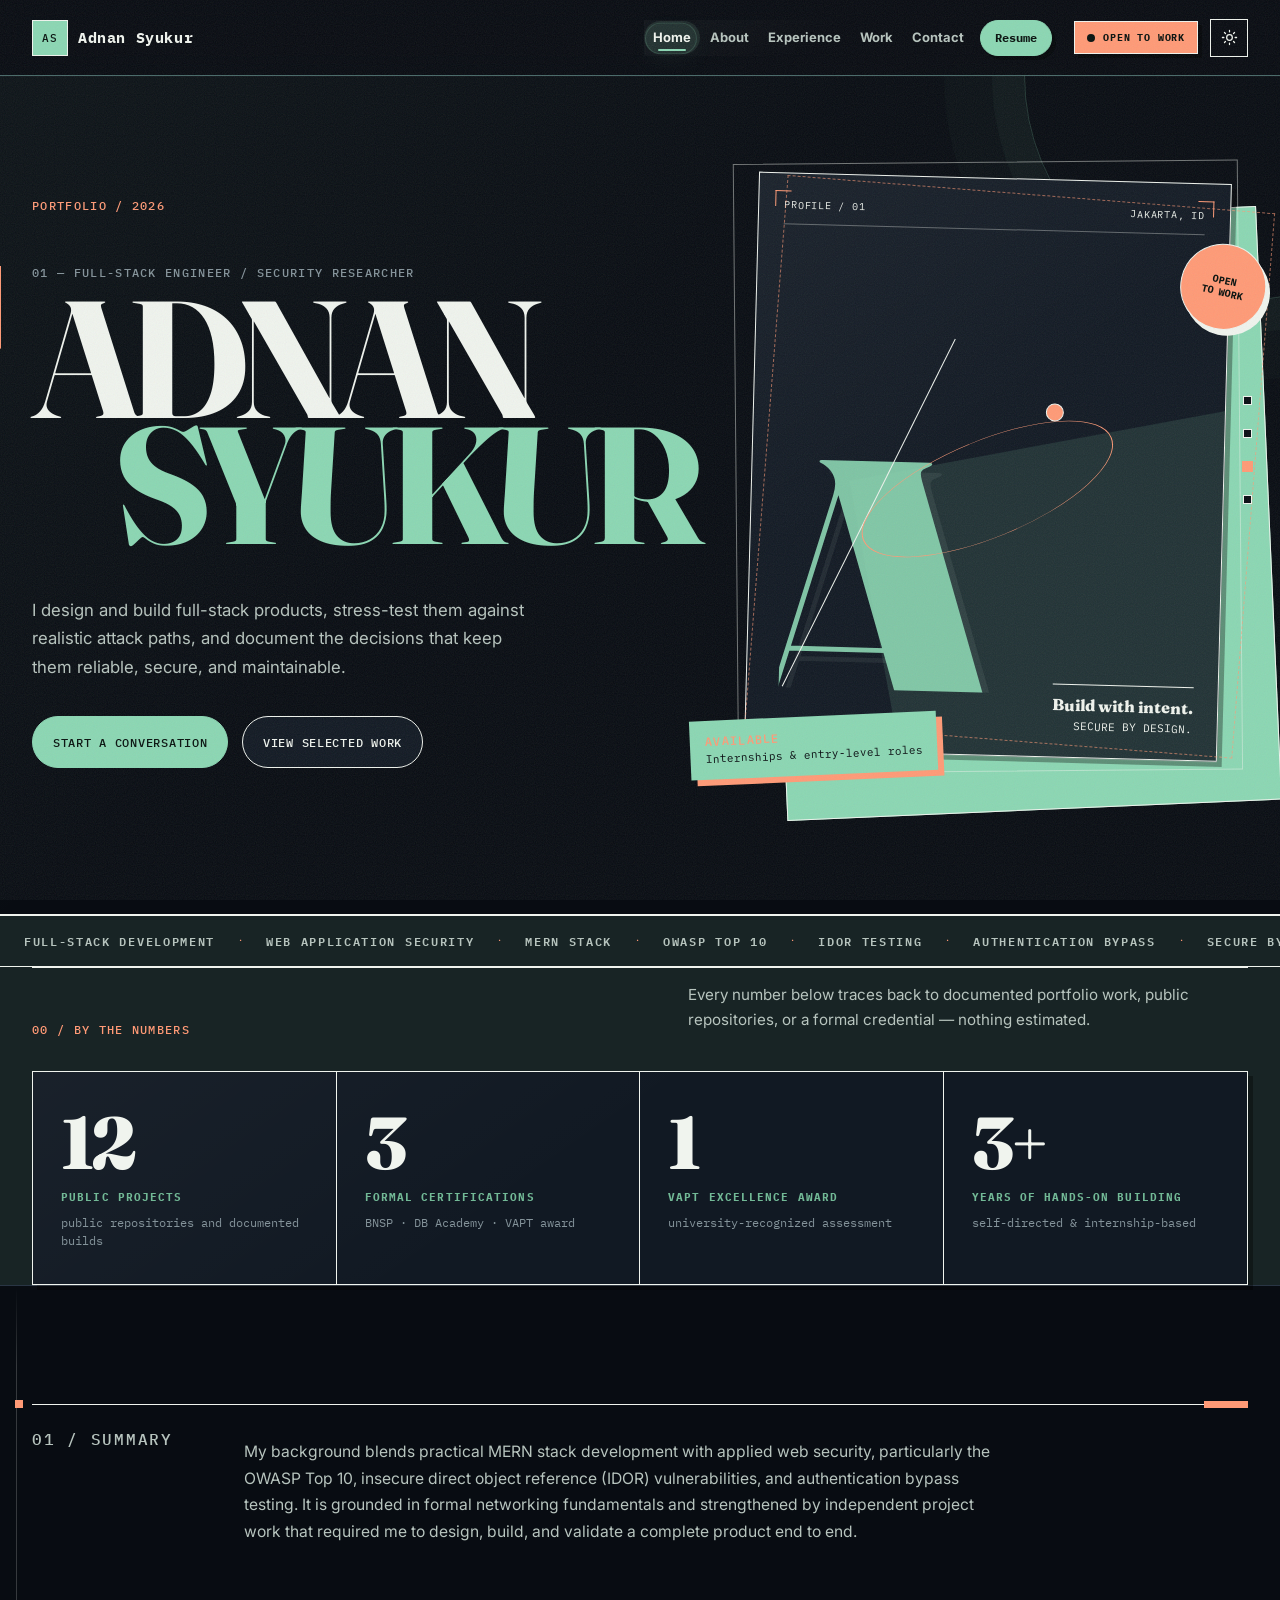
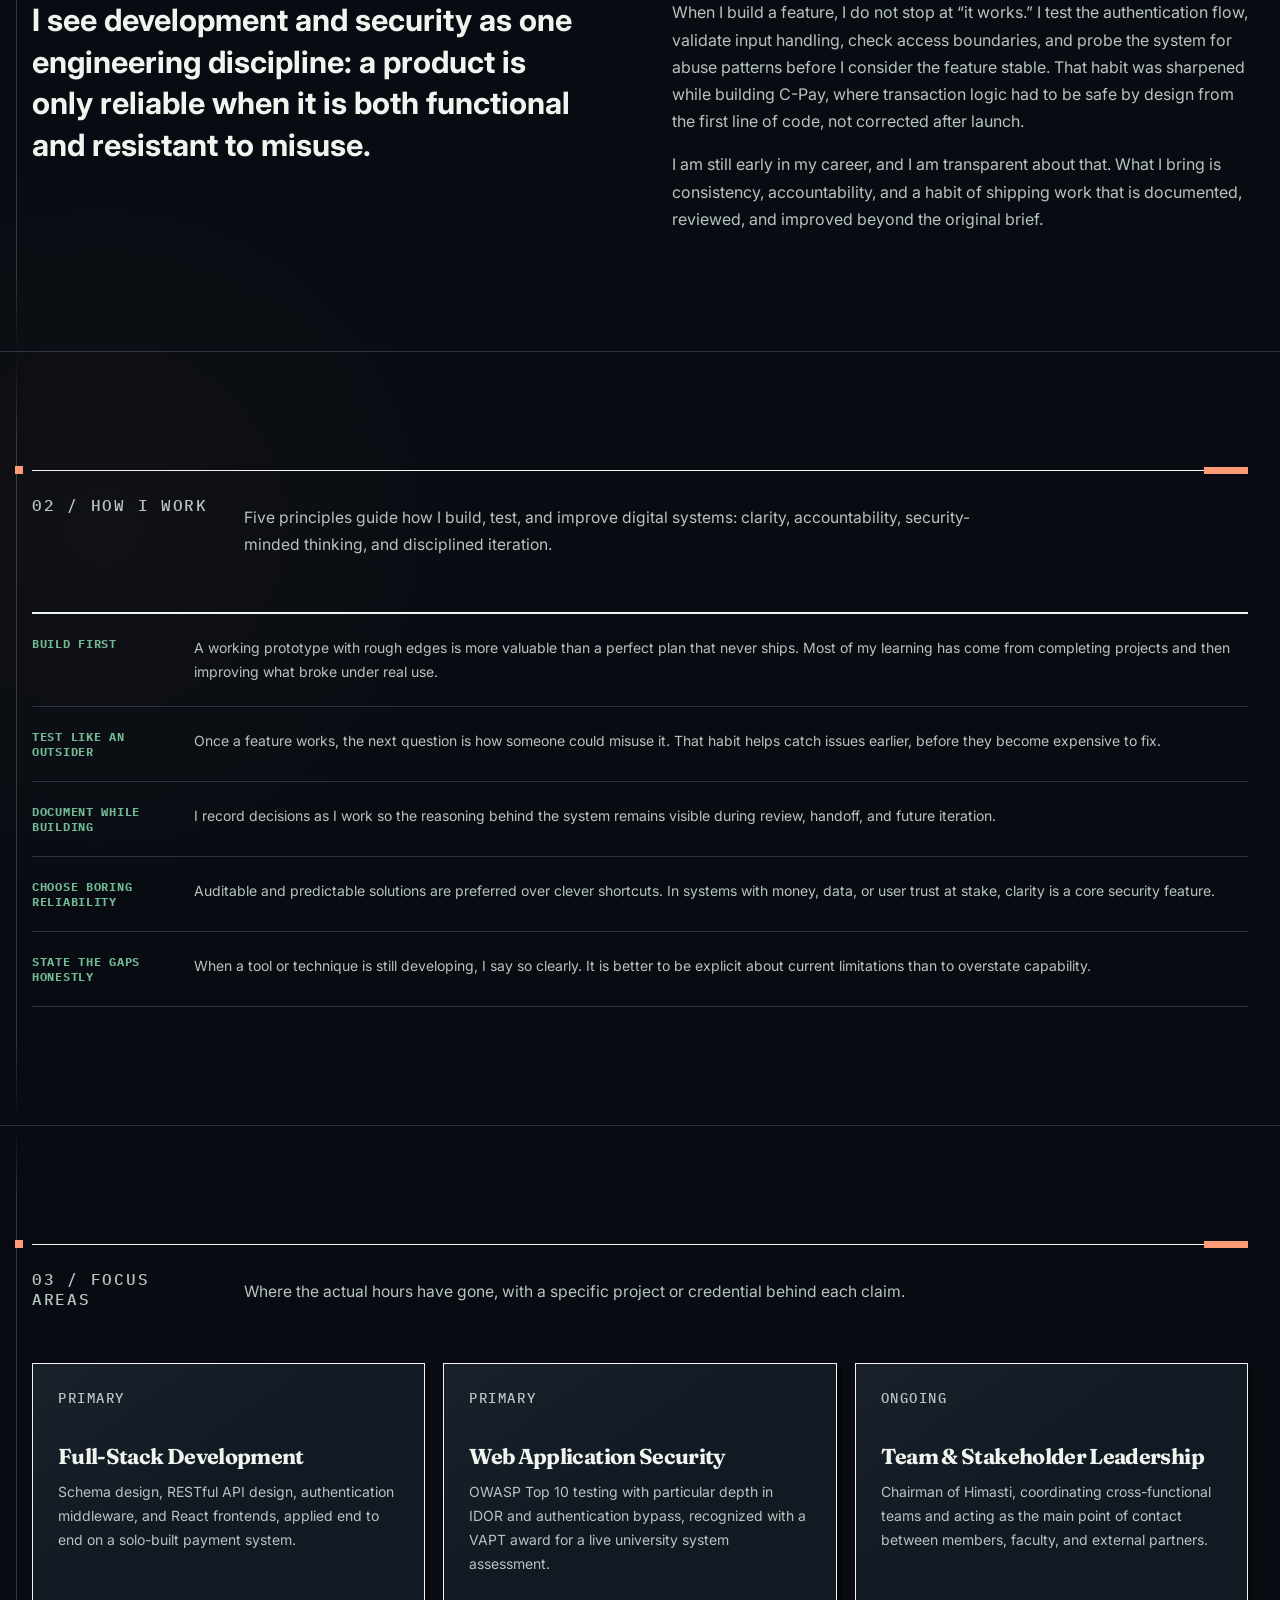
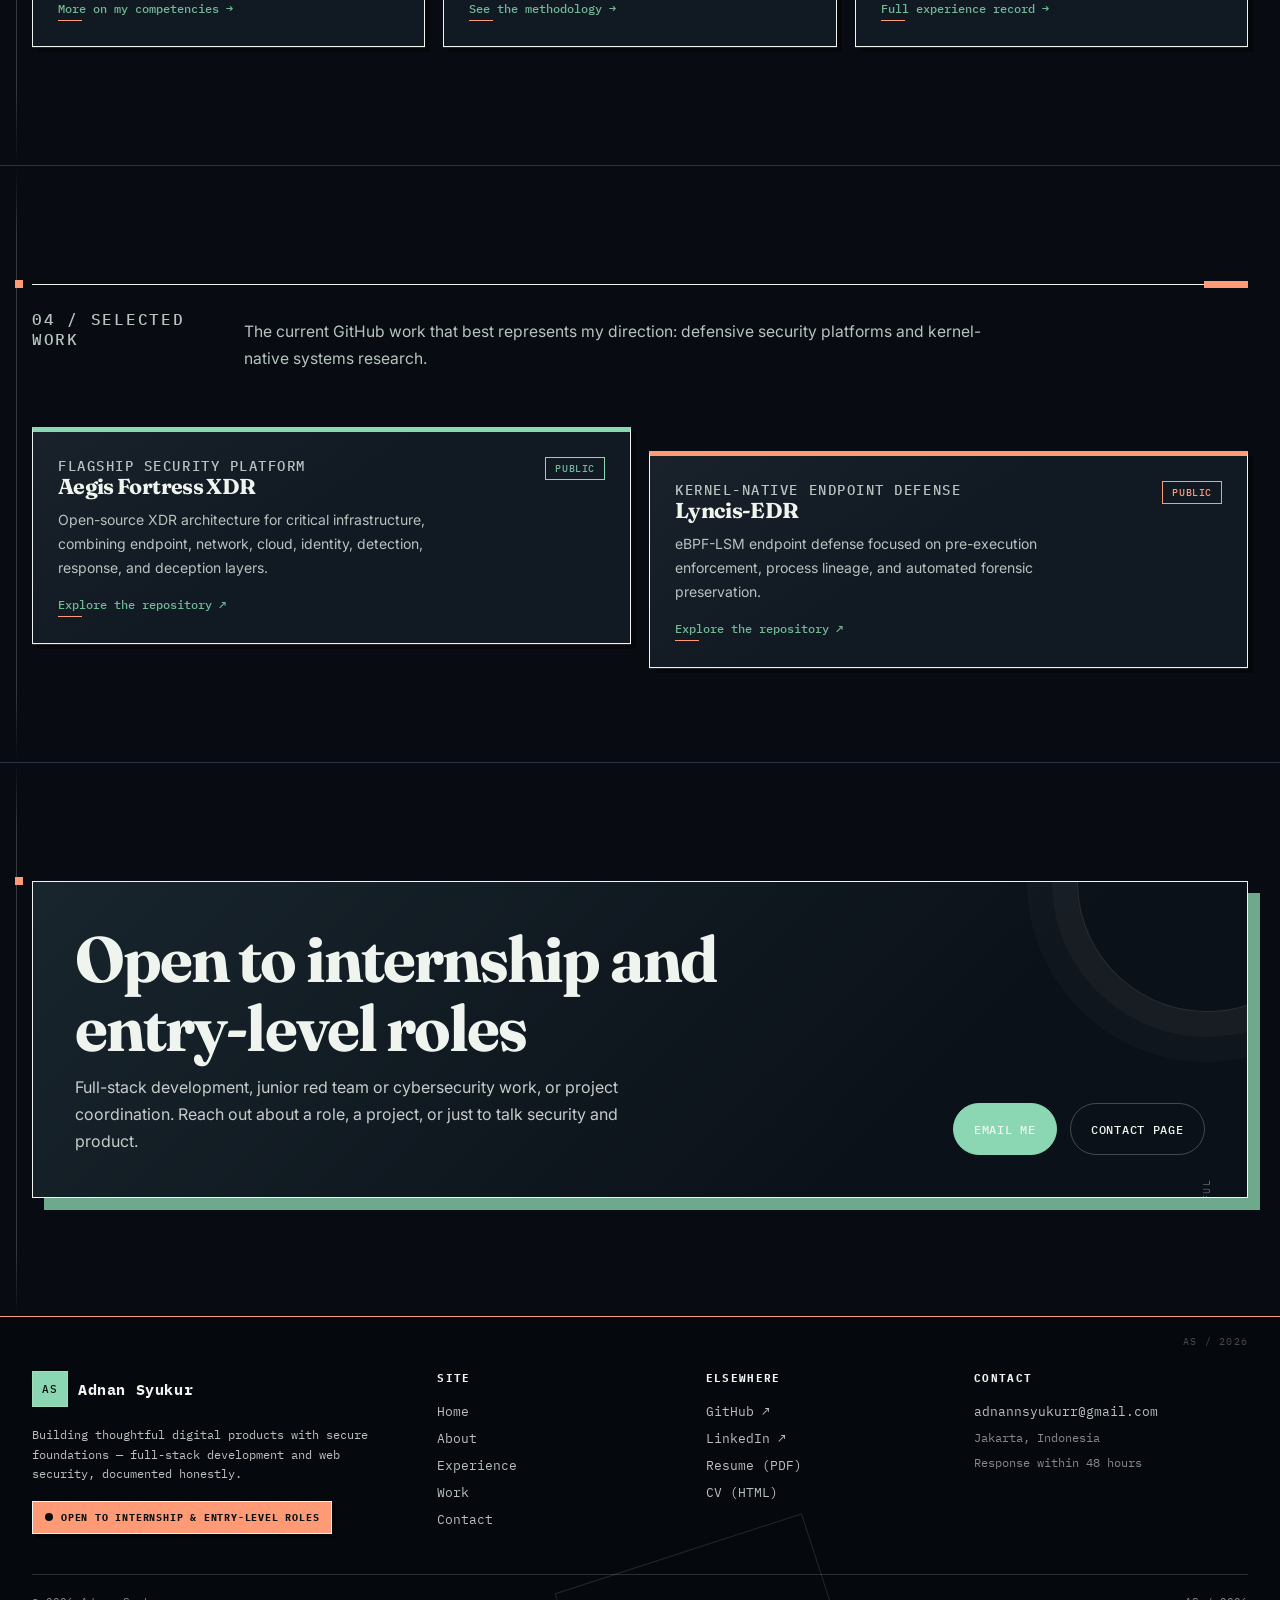
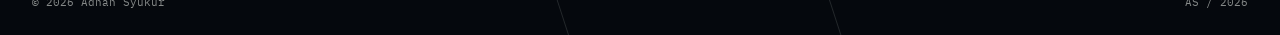
<file: index.html>
<!DOCTYPE html>
<html lang="en">
<head>
<meta charset="UTF-8">
<meta name="viewport" content="width=device-width, initial-scale=1.0, viewport-fit=cover">
<meta name="google-site-verification" content="dssAAR75MzA_tHpBymN2I34Td4Wd1gZ7hPJbIQhTEzk">
<meta name="theme-color" content="#080C12">
<meta name="color-scheme" content="light dark">
<script>
/* Dark is the portfolio's primary direction; an explicit light choice wins. */
(function(){try{var t=localStorage.getItem('theme');if(t!=='light'){document.documentElement.setAttribute('data-theme','dark')}}catch(e){document.documentElement.setAttribute('data-theme','dark')}})();
</script>
<meta name="robots" content="index, follow, max-snippet:-1, max-image-preview:large, max-video-preview:-1">

<!-- Canonical and language tags -->
<link rel="canonical" href="https://adnanporto.my.id/">
<link rel="alternate" hreflang="en" href="https://adnanporto.my.id/">

<!-- Primary Meta Tags -->
<title>Adnan Syukur | Full-Stack Developer & Security Researcher | Portfolio</title>
<meta name="description" content="Full-stack developer (MERN) and web security researcher with expertise in IDOR testing, authentication bypass, and secure system architecture. Currently open to roles in development and cybersecurity.">
<meta name="author" content="Adnan Syukur">
<meta name="keywords" content="full-stack developer, MERN, web security, IDOR testing, authentication, cybersecurity, portfolio">

<!-- Open Graph / Facebook Meta Tags -->
<meta property="og:type" content="website">
<meta property="og:url" content="https://adnanporto.my.id/">
<meta property="og:title" content="Adnan Syukur | Full-Stack Developer & Security Researcher">
<meta property="og:description" content="Explore my projects in full-stack development and web application security testing with proven MERN expertise.">
<meta property="og:site_name" content="Adnan Syukur Portfolio">
<meta property="og:locale" content="en_US">

<!-- Twitter Meta Tags -->
<meta name="twitter:card" content="summary_large_image">
<meta name="twitter:url" content="https://adnanporto.my.id/">
<meta name="twitter:title" content="Adnan Syukur | Full-Stack Developer & Security Researcher">
<meta name="twitter:description" content="Full-stack developer combining MERN stack expertise with applied web security testing.">
<meta name="twitter:creator" content="@adnansyukurs">

<!-- Favicon and Icons -->
<link rel="icon" href="assets/favicon.svg?v=2" type="image/svg+xml">
<link rel="shortcut icon" href="assets/favicon.svg?v=2">
<link rel="apple-touch-icon" href="assets/favicon.svg?v=2">

<!-- Preload and Prefetch -->
<link rel="preload" href="css/style.css" as="style">
<link rel="preconnect" href="https://fonts.googleapis.com">
<link rel="preconnect" href="https://fonts.gstatic.com" crossorigin>

<!-- Stylesheet -->
<link rel="stylesheet" href="css/style.css">
<link rel="preload" href="https://fonts.googleapis.com/css2?family=Fraunces:opsz,wght@9..144,600..800&family=Inter:wght@400..800&family=IBM+Plex+Mono:wght@400..700&display=swap" as="style" data-font-stylesheet>
<noscript><link rel="stylesheet" href="https://fonts.googleapis.com/css2?family=Fraunces:opsz,wght@9..144,600..800&family=Inter:wght@400..800&family=IBM+Plex+Mono:wght@400..700&display=swap"></noscript>
<script type="application/ld+json">
{"@context":"https://schema.org","@type":"Person","name":"Adnan Syukur","url":"https://adnanporto.my.id/","jobTitle":"Full-Stack Developer and Security Researcher","sameAs":["https://github.com/SS7ZX","https://www.linkedin.com/in/adnansyukurs/"]}
</script>

<!-- No-JavaScript fallback -->
<noscript>
  <p>This site works best with JavaScript enabled. Most features will still be available without it.</p>
</noscript>
</head>
<body>

<header class="site-header">
  <div class="container header-inner">
    <a class="brand" href="index.html">
      <span class="brand-mark">AS</span>
      <span class="brand-label">Adnan Syukur</span>
    </a>

    <nav class="site-nav" id="site-nav" aria-label="Main navigation">
      <a href="index.html" aria-current="page">Home</a>
      <a href="about.html">About</a>
      <a href="experience.html">Experience</a>
      <a href="work.html">Work</a>
      <a href="contact.html">Contact</a>
      <a class="nav-cta" href="assets/Adnan%20Syukur%20CV.pdf" target="_blank" rel="noopener">Resume</a>
    </nav>

    <div class="nav-meta" aria-label="Availability status">
      <span class="nav-status"><span class="nav-status-dot"></span>Open to work</span>
    </div>

    <button class="theme-toggle" id="theme-toggle" type="button" aria-label="Switch to dark mode" aria-pressed="false">
      <svg class="icon-sun" viewBox="0 0 24 24" fill="none" stroke="currentColor" stroke-width="1.8" stroke-linecap="round" aria-hidden="true"><circle cx="12" cy="12" r="4"></circle><path d="M12 2v2m0 16v2M4.9 4.9l1.4 1.4m11.4 11.4 1.4 1.4M2 12h2m16 0h2M4.9 19.1l1.4-1.4M17.7 6.3l1.4-1.4"></path></svg>
      <svg class="icon-moon" viewBox="0 0 24 24" fill="none" stroke="currentColor" stroke-width="1.8" stroke-linecap="round" stroke-linejoin="round" aria-hidden="true"><path d="M21 12.79A9 9 0 1 1 11.21 3 7 7 0 0 0 21 12.79z"></path></svg>
    </button>

    <button class="nav-toggle" id="nav-toggle" aria-label="Toggle navigation" aria-expanded="false">
      <span></span><span></span><span></span>
    </button>
  </div>
</header>

<main>

  <section class="hero hero-editorial">
    <div class="container hero-spread">
      <div class="hero-intro">
        <p class="kicker">Portfolio / 2026</p>
        <p class="hero-index">01 — Full-stack engineer / security researcher</p>
        <h1><span>Adnan</span><span>Syukur</span></h1>
        <p class="hero-copy">I design and build full-stack products, stress-test them against realistic attack paths, and document the decisions that keep them reliable, secure, and maintainable.</p>
        <div class="actions">
          <a class="button button-primary" href="mailto:adnannsyukurr@gmail.com">Start a conversation</a>
          <a class="button button-secondary" href="work.html">View selected work</a>
        </div>
      </div>

      <div class="hero-frame" aria-label="Profile and availability">
        <div class="frame-backdrop"></div>
        <div class="frame-paper">
          <div class="frame-topline"><span>PROFILE / 01</span><span>JAKARTA, ID</span></div>
          <div class="frame-art" aria-hidden="true"><span class="art-letter">A</span><span class="art-line"></span><span class="art-orbit"></span><span class="art-dot"></span></div>
          <div class="frame-caption"><strong>Build with intent.</strong><span>Secure by design.</span></div>
        </div>
        <div class="frame-note"><span class="meta-label">Available</span><br>Internships &amp; entry-level roles</div>
        <div class="frame-stamp">OPEN<br>TO WORK</div>
      </div>
    </div>
  </section>

  <div class="marquee" aria-hidden="true">
    <div class="marquee-track">
      <div class="marquee-group">
        <span>Full-Stack Development</span><i>·</i><span>Web Application Security</span><i>·</i><span>MERN Stack</span><i>·</i><span>OWASP Top 10</span><i>·</i><span>IDOR Testing</span><i>·</i><span>Authentication Bypass</span><i>·</i><span>Secure by Design</span><i>·</i><span>Network Engineering</span><i>·</i>
      </div>
      <div class="marquee-group">
        <span>Full-Stack Development</span><i>·</i><span>Web Application Security</span><i>·</i><span>MERN Stack</span><i>·</i><span>OWASP Top 10</span><i>·</i><span>IDOR Testing</span><i>·</i><span>Authentication Bypass</span><i>·</i><span>Secure by Design</span><i>·</i><span>Network Engineering</span><i>·</i>
      </div>
    </div>
  </div>

  <section class="stats-band" aria-label="By the numbers">
    <div class="container">
      <div class="stats-head">
        <p class="section-label">00 / By the numbers</p>
        <p>Every number below traces back to documented portfolio work, public repositories, or a formal credential — nothing estimated.</p>
      </div>
      <div class="stats-grid">
        <div class="stat">
          <span class="stat-value" data-count="12">0</span>
          <span class="stat-label">Public projects</span>
          <span class="stat-note">public repositories and documented builds</span>
        </div>
        <div class="stat">
          <span class="stat-value" data-count="3">0</span>
          <span class="stat-label">Formal certifications</span>
          <span class="stat-note">BNSP · DB Academy · VAPT award</span>
        </div>
        <div class="stat">
          <span class="stat-value" data-count="1">0</span>
          <span class="stat-label">VAPT excellence award</span>
          <span class="stat-note">university-recognized assessment</span>
        </div>
        <div class="stat">
          <span class="stat-value" data-count="3" data-suffix="+">0</span>
          <span class="stat-label">Years of hands-on building</span>
          <span class="stat-note">self-directed &amp; internship-based</span>
        </div>
      </div>
    </div>
  </section>

  <section class="section">
    <div class="container">
      <div class="section-heading">
        <p class="section-label">01 / Summary</p>
        <p>My background blends practical MERN stack development with applied web security, particularly the OWASP Top 10, insecure direct object reference (IDOR) vulnerabilities, and authentication bypass testing. It is grounded in formal networking fundamentals and strengthened by independent project work that required me to design, build, and validate a complete product end to end.</p>
      </div>
      <div class="intro-grid">
        <p class="lead">I see development and security as one engineering discipline: a product is only reliable when it is both functional and resistant to misuse.</p>
        <div class="prose">
          <p>When I build a feature, I do not stop at “it works.” I test the authentication flow, validate input handling, check access boundaries, and probe the system for abuse patterns before I consider the feature stable. That habit was sharpened while building C-Pay, where transaction logic had to be safe by design from the first line of code, not corrected after launch.</p>
          <p>I am still early in my career, and I am transparent about that. What I bring is consistency, accountability, and a habit of shipping work that is documented, reviewed, and improved beyond the original brief.</p>
        </div>
      </div>
    </div>
  </section>

  <section class="section">
    <div class="container">
      <div class="section-heading">
        <p class="section-label">02 / How I Work</p>
        <p>Five principles guide how I build, test, and improve digital systems: clarity, accountability, security-minded thinking, and disciplined iteration.</p>
      </div>
      <ul class="rule-list">
        <li><strong>Build First</strong><span>A working prototype with rough edges is more valuable than a perfect plan that never ships. Most of my learning has come from completing projects and then improving what broke under real use.</span></li>
        <li><strong>Test Like an Outsider</strong><span>Once a feature works, the next question is how someone could misuse it. That habit helps catch issues earlier, before they become expensive to fix.</span></li>
        <li><strong>Document While Building</strong><span>I record decisions as I work so the reasoning behind the system remains visible during review, handoff, and future iteration.</span></li>
        <li><strong>Choose Boring Reliability</strong><span>Auditable and predictable solutions are preferred over clever shortcuts. In systems with money, data, or user trust at stake, clarity is a core security feature.</span></li>
        <li><strong>State the Gaps Honestly</strong><span>When a tool or technique is still developing, I say so clearly. It is better to be explicit about current limitations than to overstate capability.</span></li>
      </ul>
    </div>
  </section>

  <section class="section">
    <div class="container">
      <div class="section-heading">
        <p class="section-label">03 / Focus Areas</p>
        <p>Where the actual hours have gone, with a specific project or credential behind each claim.</p>
      </div>
      <div class="feature-grid">
        <div class="feature-card">
          <div>
            <p class="card-kicker">Primary</p>
            <h3>Full-Stack Development</h3>
            <p>Schema design, RESTful API design, authentication middleware, and React frontends, applied end to end on a solo-built payment system.</p>
          </div>
          <a class="card-link" href="about.html">More on my competencies &#8594;</a>
        </div>
        <div class="feature-card">
          <div>
            <p class="card-kicker">Primary</p>
            <h3>Web Application Security</h3>
            <p>OWASP Top 10 testing with particular depth in IDOR and authentication bypass, recognized with a VAPT award for a live university system assessment.</p>
          </div>
          <a class="card-link" href="work.html">See the methodology &#8594;</a>
        </div>
        <div class="feature-card">
          <div>
            <p class="card-kicker">Ongoing</p>
            <h3>Team &amp; Stakeholder Leadership</h3>
            <p>Chairman of Himasti, coordinating cross-functional teams and acting as the main point of contact between members, faculty, and external partners.</p>
          </div>
          <a class="card-link" href="experience.html">Full experience record &#8594;</a>
        </div>
      </div>
    </div>
  </section>

  <section class="section">
    <div class="container">
      <div class="section-heading">
        <p class="section-label">04 / Selected Work</p>
        <p>The current GitHub work that best represents my direction: defensive security platforms and kernel-native systems research.</p>
      </div>
      <div class="card-grid two">
        <div class="card">
          <div class="card-top">
            <div>
              <p class="card-kicker">Flagship Security Platform</p>
              <h3>Aegis Fortress XDR</h3>
            </div>
            <span class="status">Public</span>
          </div>
          <p>Open-source XDR architecture for critical infrastructure, combining endpoint, network, cloud, identity, detection, response, and deception layers.</p>
          <a class="card-link project-link" href="https://github.com/SS7ZX/Aegis-Fortress-XDR" target="_blank" rel="noopener">Explore the repository &#8599;</a>
        </div>
        <div class="card">
          <div class="card-top">
            <div>
              <p class="card-kicker">Kernel-Native Endpoint Defense</p>
              <h3>Lyncis-EDR</h3>
            </div>
            <span class="status">Public</span>
          </div>
          <p>eBPF-LSM endpoint defense focused on pre-execution enforcement, process lineage, and automated forensic preservation.</p>
          <a class="card-link project-link" href="https://github.com/SS7ZX/Lyncis-EDR" target="_blank" rel="noopener">Explore the repository &#8599;</a>
        </div>
      </div>
    </div>
  </section>

  <section class="section section-last">
    <div class="container">
      <div class="contact-panel">
        <div>
          <h2>Open to internship and entry-level roles</h2>
          <p>Full-stack development, junior red team or cybersecurity work, or project coordination. Reach out about a role, a project, or just to talk security and product.</p>
        </div>
        <div class="actions">
          <a class="button button-primary" href="mailto:adnannsyukurr@gmail.com">Email Me</a>
          <a class="button button-secondary" href="contact.html">Contact Page</a>
        </div>
      </div>
    </div>
  </section>

</main>

<footer class="site-footer">
  <div class="container">
    <div class="footer-grid">
      <div class="footer-brand">
        <a class="brand" href="index.html">
          <span class="brand-mark">AS</span>
          <span class="brand-label">Adnan Syukur</span>
        </a>
        <p>Building thoughtful digital products with secure foundations — full-stack development and web security, documented honestly.</p>
        <span class="nav-status"><span class="nav-status-dot"></span>Open to internship &amp; entry-level roles</span>
      </div>
      <nav class="footer-col" aria-label="Site links">
        <h4>Site</h4>
        <a href="index.html">Home</a>
        <a href="about.html">About</a>
        <a href="experience.html">Experience</a>
        <a href="work.html">Work</a>
        <a href="contact.html">Contact</a>
      </nav>
      <div class="footer-col">
        <h4>Elsewhere</h4>
        <a href="https://github.com/SS7ZX" target="_blank" rel="noopener">GitHub &#8599;</a>
        <a href="https://www.linkedin.com/in/adnansyukurs/" target="_blank" rel="noopener">LinkedIn &#8599;</a>
        <a href="assets/Adnan%20Syukur%20CV.pdf" target="_blank" rel="noopener">Resume (PDF)</a>
        <a href="Adnan-Syukur-CV.html">CV (HTML)</a>
      </div>
      <div class="footer-col">
        <h4>Contact</h4>
        <a href="mailto:adnannsyukurr@gmail.com">adnannsyukurr@gmail.com</a>
        <span>Jakarta, Indonesia</span>
        <span>Response within 48 hours</span>
      </div>
    </div>
    <div class="footer-inner">
      <p>&copy; <span id="year"></span> Adnan Syukur</p>
      <p>AS / 2026</p>
    </div>
  </div>
</footer>

<button class="back-top" id="back-top" aria-label="Back to top">&#8593;</button>

<script src="js/script.js"></script>
</body>
</html>
</file>
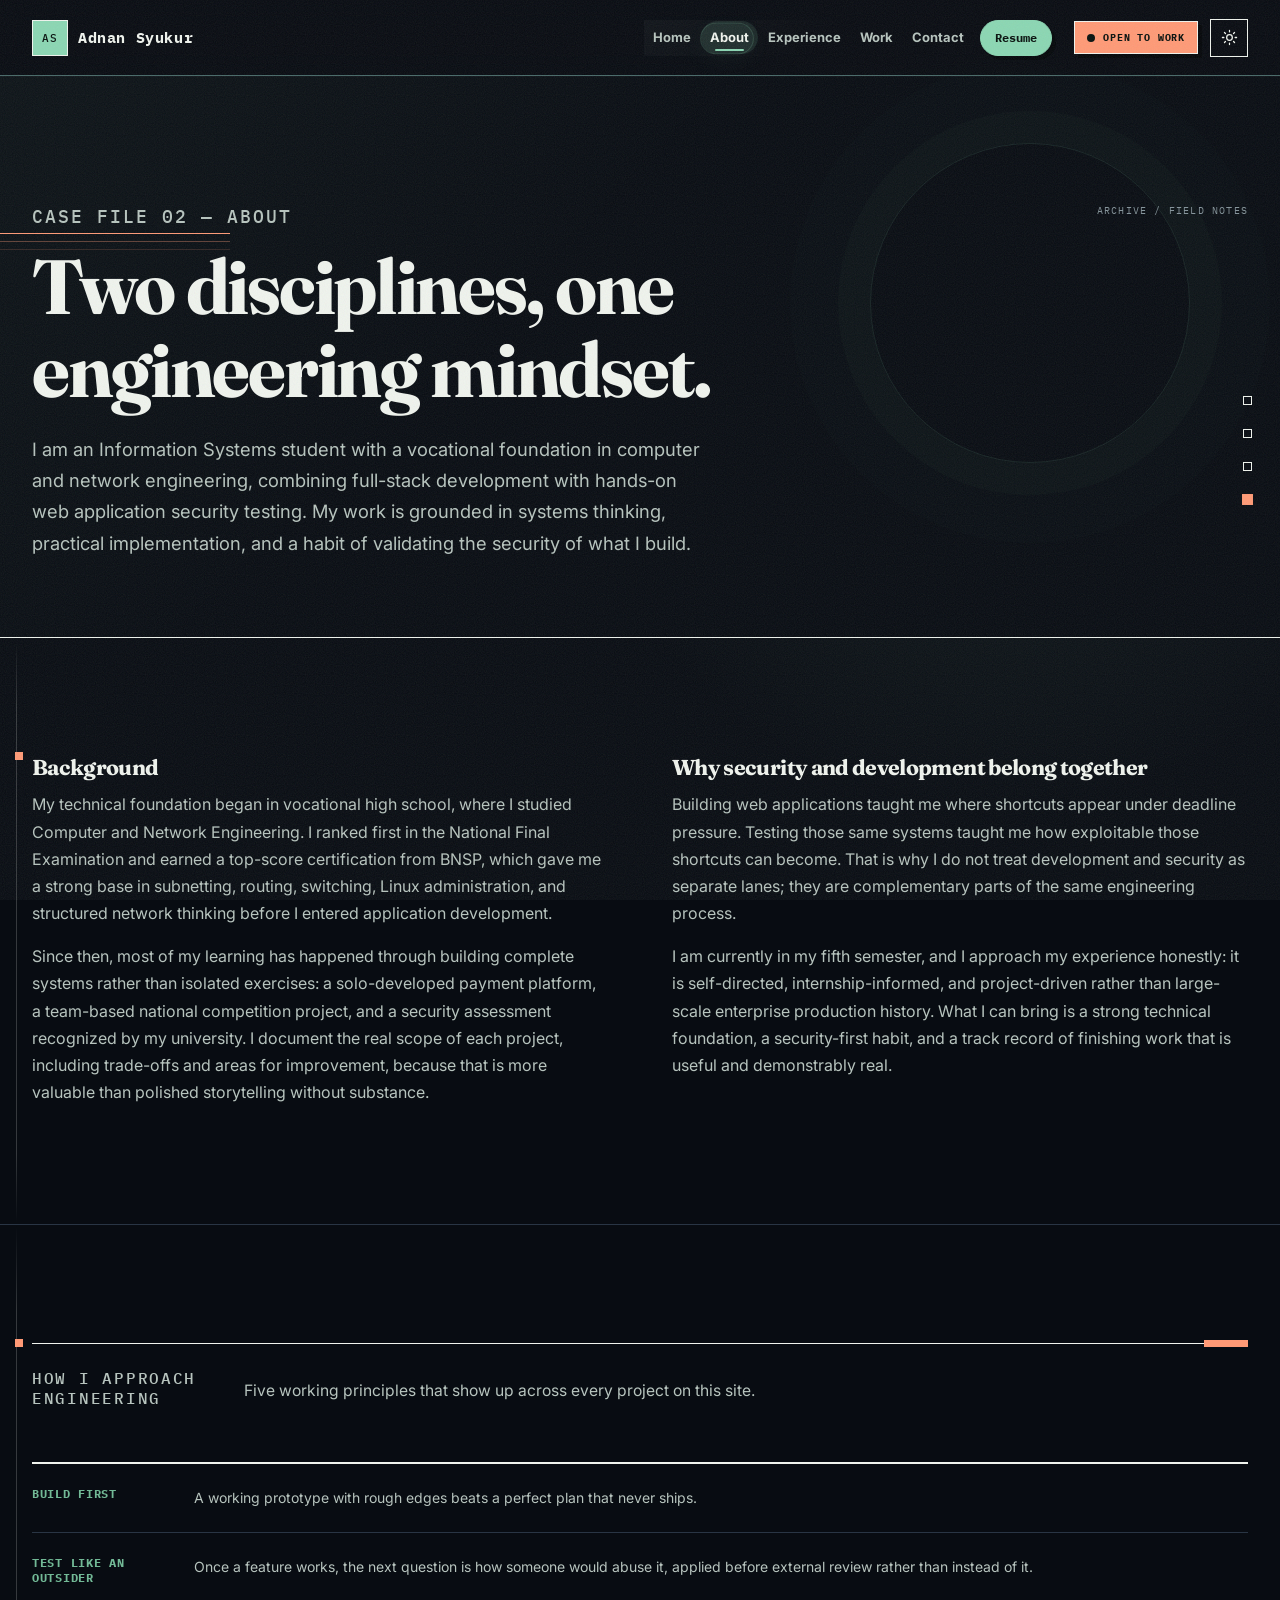
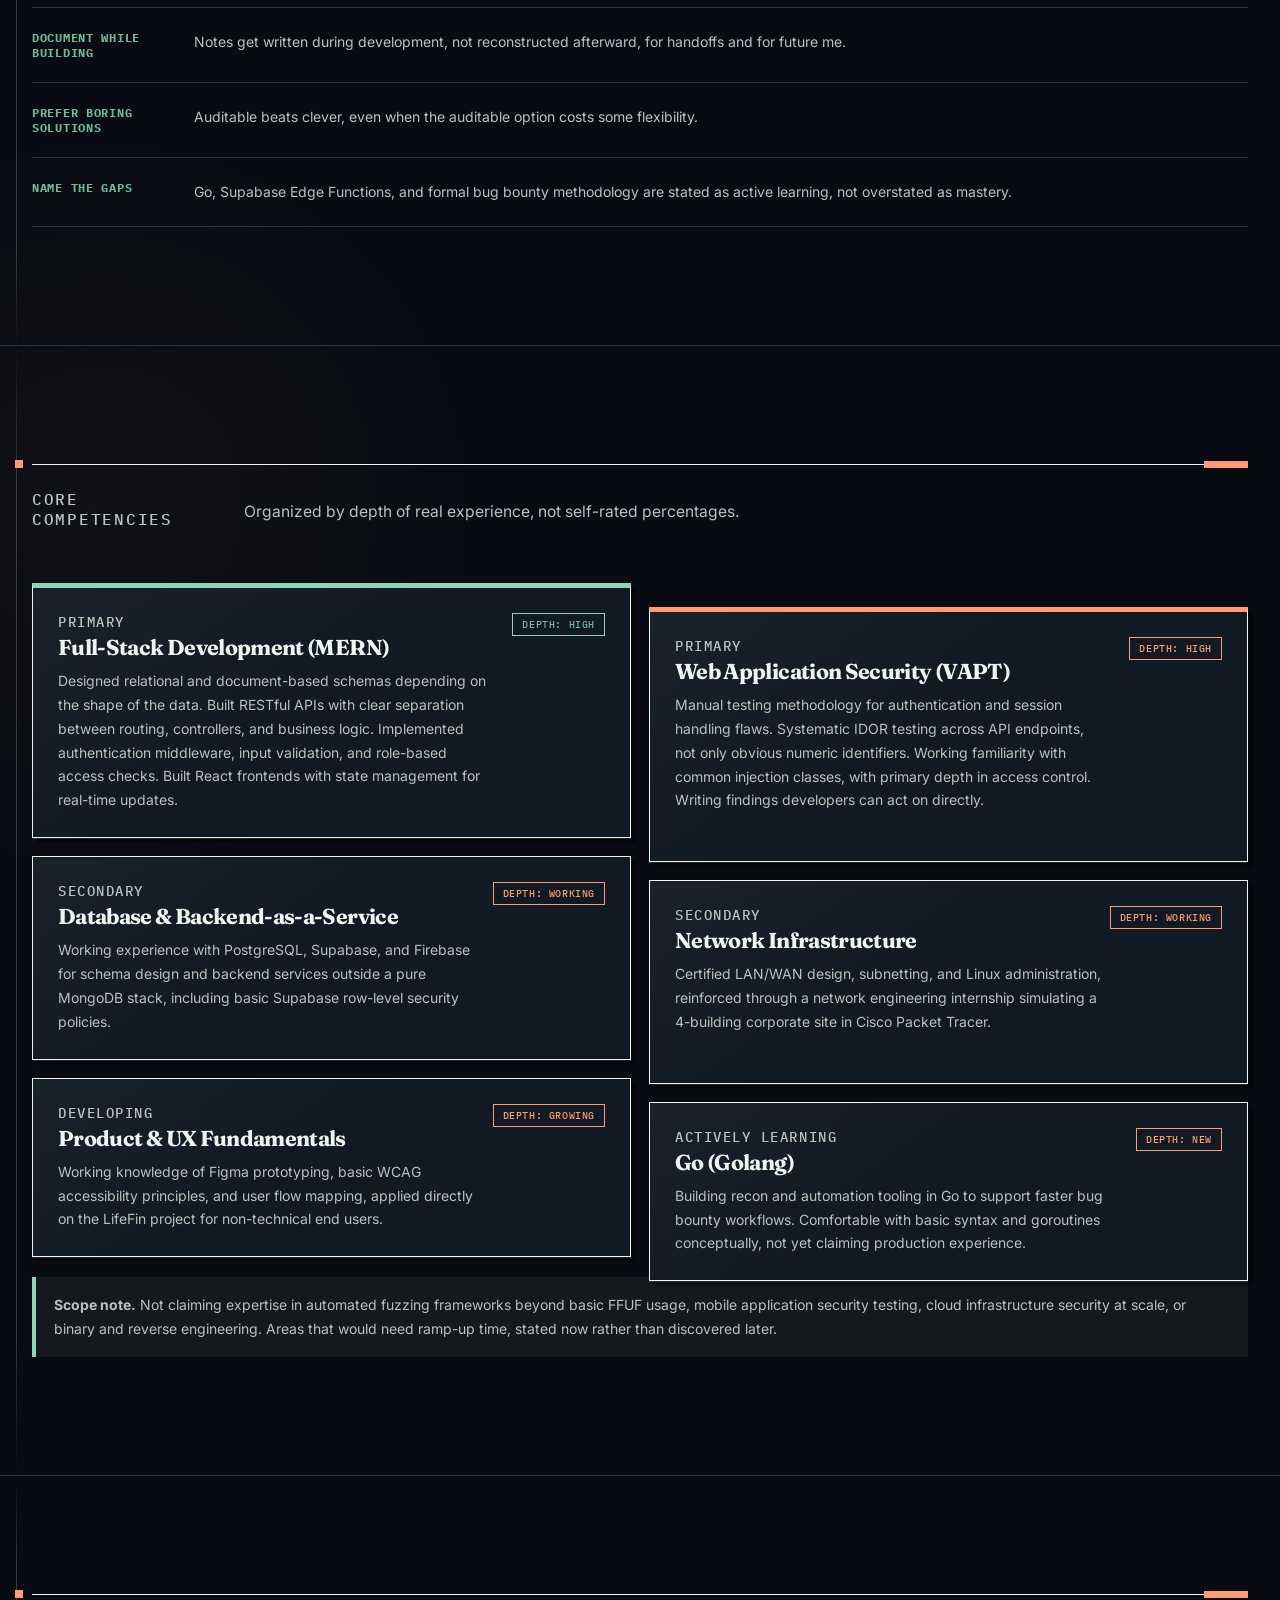
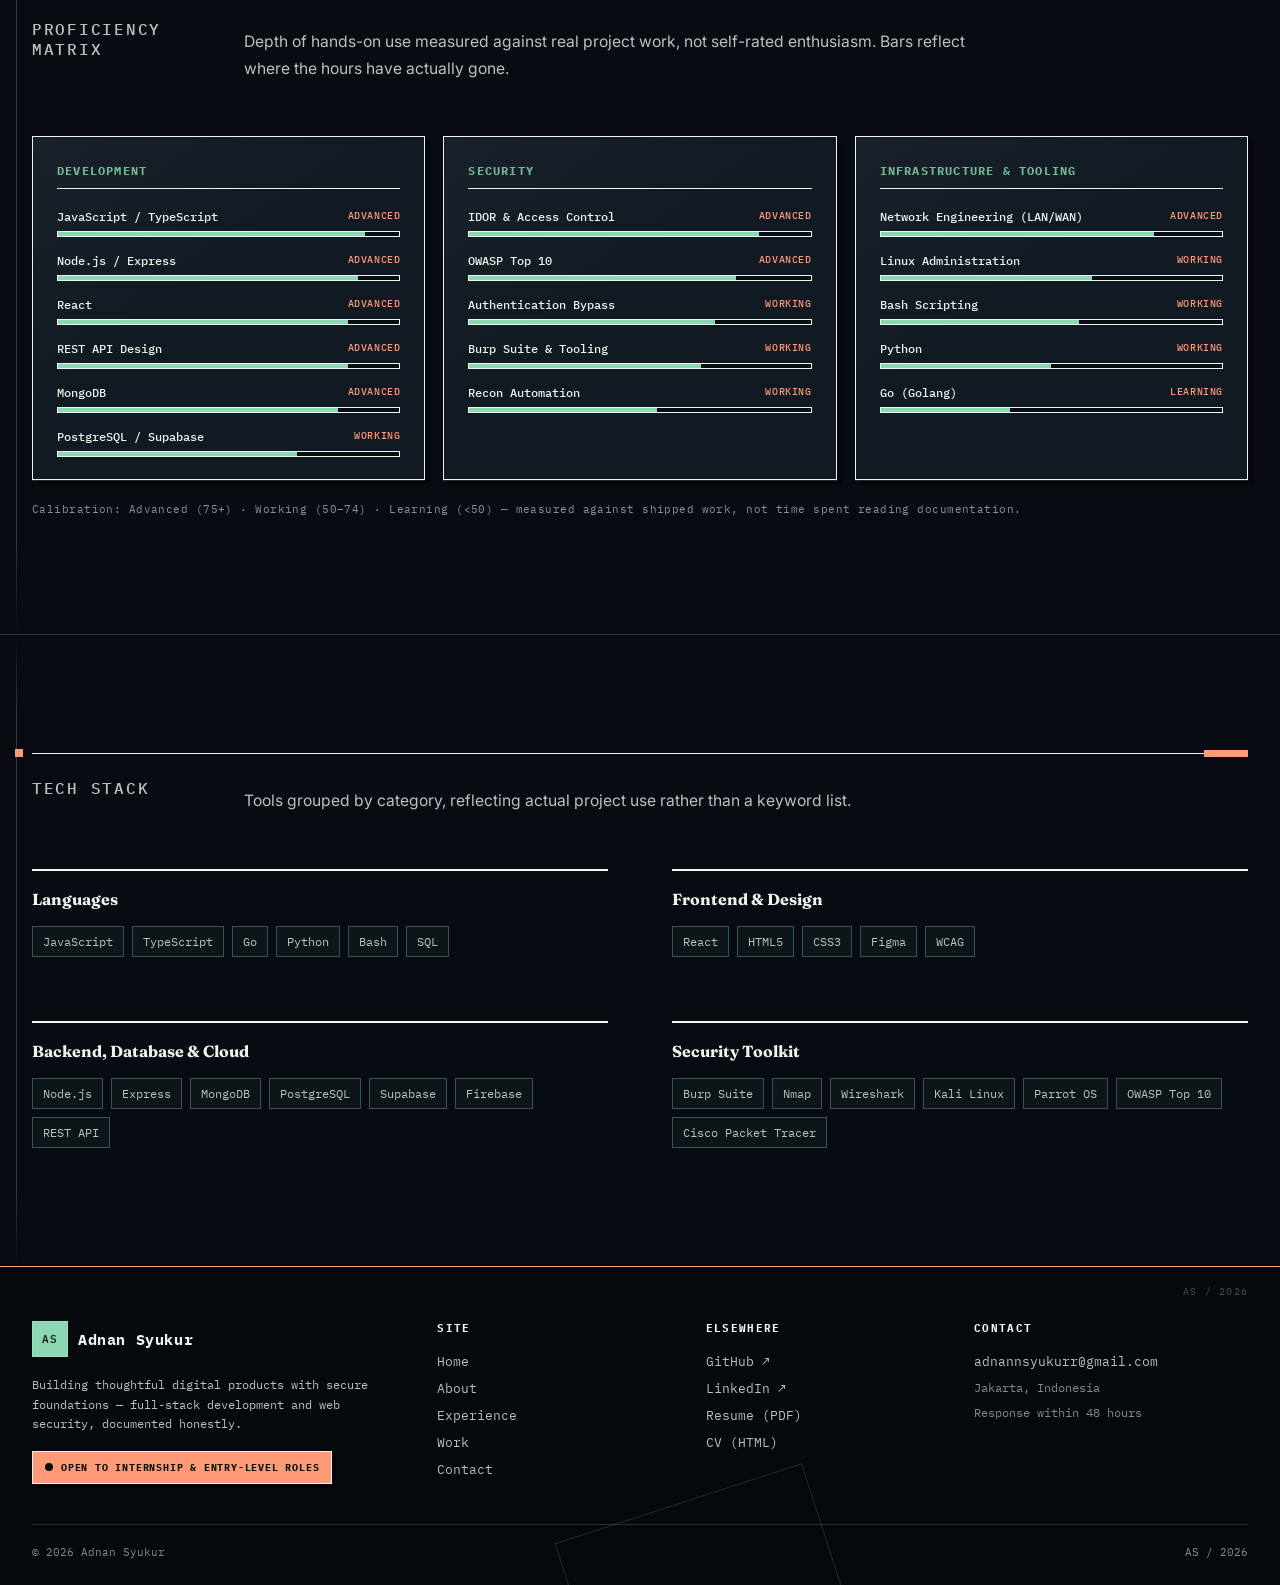
<file: about.html>
<!DOCTYPE html>
<html lang="en">
<head>
<meta charset="UTF-8">
<meta name="viewport" content="width=device-width, initial-scale=1.0, viewport-fit=cover">
<meta name="theme-color" content="#080C12">
<meta name="color-scheme" content="light dark">
<script>
/* Dark is the portfolio's primary direction; an explicit light choice wins. */
(function(){try{var t=localStorage.getItem('theme');if(t!=='light'){document.documentElement.setAttribute('data-theme','dark')}}catch(e){document.documentElement.setAttribute('data-theme','dark')}})();
</script>
<meta name="robots" content="index, follow, max-snippet:-1, max-image-preview:large, max-video-preview:-1">

<!-- Canonical and language tags -->
<link rel="canonical" href="https://adnanporto.my.id/about.html">
<link rel="alternate" hreflang="en" href="https://adnanporto.my.id/about.html">

<!-- Primary Meta Tags -->
<title>About Adnan Syukur | Background, Skills & Competencies</title>
<meta name="description" content="Learn about Adnan Syukur's background in Information Systems, network engineering expertise, MERN stack proficiency, and web security testing methodology.">
<meta name="author" content="Adnan Syukur">
<meta name="keywords" content="about, background, competencies, MERN, web security, developer, information systems">

<!-- Open Graph / Facebook Meta Tags -->
<meta property="og:type" content="website">
<meta property="og:url" content="https://adnanporto.my.id/about.html">
<meta property="og:title" content="About Adnan Syukur">
<meta property="og:description" content="Background, working principles, core competencies, and tech stack of Adnan Syukur.">
<meta property="og:site_name" content="Adnan Syukur Portfolio">

<!-- Twitter Meta Tags -->
<meta name="twitter:card" content="summary_large_image">
<meta name="twitter:url" content="https://adnanporto.my.id/about.html">
<meta name="twitter:title" content="About Adnan Syukur">
<meta name="twitter:description" content="Background and competencies in full-stack development and web security.">

<!-- Favicon and Icons -->
<link rel="icon" href="assets/favicon.svg?v=2" type="image/svg+xml">
<link rel="shortcut icon" href="assets/favicon.svg?v=2">
<link rel="apple-touch-icon" href="assets/favicon.svg?v=2">

<!-- Preload and Prefetch -->
<link rel="preconnect" href="https://fonts.googleapis.com">
<link rel="preconnect" href="https://fonts.gstatic.com" crossorigin>
<link rel="preload" href="css/style.css" as="style">

<!-- Stylesheet -->
<link rel="stylesheet" href="css/style.css">
<link rel="preload" href="https://fonts.googleapis.com/css2?family=Fraunces:opsz,wght@9..144,600..800&family=Inter:wght@400..800&family=IBM+Plex+Mono:wght@400..700&display=swap" as="style" data-font-stylesheet>
<noscript><link rel="stylesheet" href="https://fonts.googleapis.com/css2?family=Fraunces:opsz,wght@9..144,600..800&family=Inter:wght@400..800&family=IBM+Plex+Mono:wght@400..700&display=swap"></noscript>
<script type="application/ld+json">
{"@context":"https://schema.org","@type":"BreadcrumbList","itemListElement":[{"@type":"ListItem","position":1,"name":"Home","item":"https://adnanporto.my.id/"},{"@type":"ListItem","position":2,"name":"About","item":"https://adnanporto.my.id/about.html"}]}
</script>

<!-- No-JavaScript fallback -->
<noscript>
  <p>This site works best with JavaScript enabled.</p>
</noscript>
</head>
<body>

<header class="site-header">
  <div class="container header-inner">
    <a class="brand" href="index.html">
      <span class="brand-mark">AS</span>
      <span class="brand-label">Adnan Syukur</span>
    </a>

    <nav class="site-nav" id="site-nav" aria-label="Main navigation">
      <a href="index.html">Home</a>
      <a href="about.html" aria-current="page">About</a>
      <a href="experience.html">Experience</a>
      <a href="work.html">Work</a>
      <a href="contact.html">Contact</a>
      <a class="nav-cta" href="assets/Adnan%20Syukur%20CV.pdf" target="_blank" rel="noopener">Resume</a>
    </nav>

    <div class="nav-meta" aria-label="Availability status">
      <span class="nav-status"><span class="nav-status-dot"></span>Open to work</span>
    </div>

    <button class="theme-toggle" id="theme-toggle" type="button" aria-label="Switch to dark mode" aria-pressed="false">
      <svg class="icon-sun" viewBox="0 0 24 24" fill="none" stroke="currentColor" stroke-width="1.8" stroke-linecap="round" aria-hidden="true"><circle cx="12" cy="12" r="4"></circle><path d="M12 2v2m0 16v2M4.9 4.9l1.4 1.4m11.4 11.4 1.4 1.4M2 12h2m16 0h2M4.9 19.1l1.4-1.4M17.7 6.3l1.4-1.4"></path></svg>
      <svg class="icon-moon" viewBox="0 0 24 24" fill="none" stroke="currentColor" stroke-width="1.8" stroke-linecap="round" stroke-linejoin="round" aria-hidden="true"><path d="M21 12.79A9 9 0 1 1 11.21 3 7 7 0 0 0 21 12.79z"></path></svg>
    </button>

    <button class="nav-toggle" id="nav-toggle" aria-label="Toggle navigation" aria-expanded="false">
      <span></span><span></span><span></span>
    </button>
  </div>
</header>

<main>

  <section class="page-hero">
    <div class="container">
      <p class="kicker">Case File 02 — About</p>
      <h1>Two disciplines, one engineering mindset.</h1>
      <p>I am an Information Systems student with a vocational foundation in computer and network engineering, combining full-stack development with hands-on web application security testing. My work is grounded in systems thinking, practical implementation, and a habit of validating the security of what I build.</p>
    </div>
  </section>

  <section class="section">
    <div class="container split">
      <div class="prose">
        <h3>Background</h3>
        <p>My technical foundation began in vocational high school, where I studied Computer and Network Engineering. I ranked first in the National Final Examination and earned a top-score certification from BNSP, which gave me a strong base in subnetting, routing, switching, Linux administration, and structured network thinking before I entered application development.</p>
        <p>Since then, most of my learning has happened through building complete systems rather than isolated exercises: a solo-developed payment platform, a team-based national competition project, and a security assessment recognized by my university. I document the real scope of each project, including trade-offs and areas for improvement, because that is more valuable than polished storytelling without substance.</p>
      </div>
      <div class="prose">
        <h3>Why security and development belong together</h3>
        <p>Building web applications taught me where shortcuts appear under deadline pressure. Testing those same systems taught me how exploitable those shortcuts can become. That is why I do not treat development and security as separate lanes; they are complementary parts of the same engineering process.</p>
        <p>I am currently in my fifth semester, and I approach my experience honestly: it is self-directed, internship-informed, and project-driven rather than large-scale enterprise production history. What I can bring is a strong technical foundation, a security-first habit, and a track record of finishing work that is useful and demonstrably real.</p>
      </div>
    </div>
  </section>

  <section class="section">
    <div class="container">
      <div class="section-heading">
        <p class="section-label">How I Approach Engineering</p>
        <p>Five working principles that show up across every project on this site.</p>
      </div>
      <ul class="rule-list">
        <li><strong>Build First</strong><span>A working prototype with rough edges beats a perfect plan that never ships.</span></li>
        <li><strong>Test Like An Outsider</strong><span>Once a feature works, the next question is how someone would abuse it, applied before external review rather than instead of it.</span></li>
        <li><strong>Document While Building</strong><span>Notes get written during development, not reconstructed afterward, for handoffs and for future me.</span></li>
        <li><strong>Prefer Boring Solutions</strong><span>Auditable beats clever, even when the auditable option costs some flexibility.</span></li>
        <li><strong>Name The Gaps</strong><span>Go, Supabase Edge Functions, and formal bug bounty methodology are stated as active learning, not overstated as mastery.</span></li>
      </ul>
    </div>
  </section>

  <section class="section">
    <div class="container">
      <div class="section-heading">
        <p class="section-label">Core Competencies</p>
        <p>Organized by depth of real experience, not self-rated percentages.</p>
      </div>
      <div class="card-grid two">

        <div class="card">
          <div class="card-top">
            <p class="card-kicker">Primary</p>
            <span class="status">Depth: High</span>
          </div>
          <h3>Full-Stack Development (MERN)</h3>
          <p>Designed relational and document-based schemas depending on the shape of the data. Built RESTful APIs with clear separation between routing, controllers, and business logic. Implemented authentication middleware, input validation, and role-based access checks. Built React frontends with state management for real-time updates.</p>
        </div>

        <div class="card">
          <div class="card-top">
            <p class="card-kicker">Primary</p>
            <span class="status">Depth: High</span>
          </div>
          <h3>Web Application Security (VAPT)</h3>
          <p>Manual testing methodology for authentication and session handling flaws. Systematic IDOR testing across API endpoints, not only obvious numeric identifiers. Working familiarity with common injection classes, with primary depth in access control. Writing findings developers can act on directly.</p>
        </div>

        <div class="card">
          <div class="card-top">
            <p class="card-kicker">Secondary</p>
            <span class="status progress">Depth: Working</span>
          </div>
          <h3>Database &amp; Backend-as-a-Service</h3>
          <p>Working experience with PostgreSQL, Supabase, and Firebase for schema design and backend services outside a pure MongoDB stack, including basic Supabase row-level security policies.</p>
        </div>

        <div class="card">
          <div class="card-top">
            <p class="card-kicker">Secondary</p>
            <span class="status progress">Depth: Working</span>
          </div>
          <h3>Network Infrastructure</h3>
          <p>Certified LAN/WAN design, subnetting, and Linux administration, reinforced through a network engineering internship simulating a 4-building corporate site in Cisco Packet Tracer.</p>
        </div>

        <div class="card">
          <div class="card-top">
            <p class="card-kicker">Developing</p>
            <span class="status progress">Depth: Growing</span>
          </div>
          <h3>Product &amp; UX Fundamentals</h3>
          <p>Working knowledge of Figma prototyping, basic WCAG accessibility principles, and user flow mapping, applied directly on the LifeFin project for non-technical end users.</p>
        </div>

        <div class="card">
          <div class="card-top">
            <p class="card-kicker">Actively Learning</p>
            <span class="status progress">Depth: New</span>
          </div>
          <h3>Go (Golang)</h3>
          <p>Building recon and automation tooling in Go to support faster bug bounty workflows. Comfortable with basic syntax and goroutines conceptually, not yet claiming production experience.</p>
        </div>

      </div>

      <div class="note">
        <strong>Scope note.</strong> Not claiming expertise in automated fuzzing frameworks beyond basic FFUF usage, mobile application security testing, cloud infrastructure security at scale, or binary and reverse engineering. Areas that would need ramp-up time, stated now rather than discovered later.
      </div>
    </div>
  </section>

  <section class="section">
    <div class="container">
      <div class="section-heading">
        <p class="section-label">Proficiency Matrix</p>
        <p>Depth of hands-on use measured against real project work, not self-rated enthusiasm. Bars reflect where the hours have actually gone.</p>
      </div>

      <div class="skill-grid">
        <div class="skill-group">
          <h3>Development</h3>
          <div class="skill">
            <div class="skill-head"><span>JavaScript / TypeScript</span><span class="skill-level">Advanced</span></div>
            <div class="skill-track"><span class="skill-fill" data-level="90"></span></div>
          </div>
          <div class="skill">
            <div class="skill-head"><span>Node.js / Express</span><span class="skill-level">Advanced</span></div>
            <div class="skill-track"><span class="skill-fill" data-level="88"></span></div>
          </div>
          <div class="skill">
            <div class="skill-head"><span>React</span><span class="skill-level">Advanced</span></div>
            <div class="skill-track"><span class="skill-fill" data-level="85"></span></div>
          </div>
          <div class="skill">
            <div class="skill-head"><span>REST API Design</span><span class="skill-level">Advanced</span></div>
            <div class="skill-track"><span class="skill-fill" data-level="85"></span></div>
          </div>
          <div class="skill">
            <div class="skill-head"><span>MongoDB</span><span class="skill-level">Advanced</span></div>
            <div class="skill-track"><span class="skill-fill" data-level="82"></span></div>
          </div>
          <div class="skill">
            <div class="skill-head"><span>PostgreSQL / Supabase</span><span class="skill-level">Working</span></div>
            <div class="skill-track"><span class="skill-fill" data-level="70"></span></div>
          </div>
        </div>

        <div class="skill-group">
          <h3>Security</h3>
          <div class="skill">
            <div class="skill-head"><span>IDOR &amp; Access Control</span><span class="skill-level">Advanced</span></div>
            <div class="skill-track"><span class="skill-fill" data-level="85"></span></div>
          </div>
          <div class="skill">
            <div class="skill-head"><span>OWASP Top 10</span><span class="skill-level">Advanced</span></div>
            <div class="skill-track"><span class="skill-fill" data-level="78"></span></div>
          </div>
          <div class="skill">
            <div class="skill-head"><span>Authentication Bypass</span><span class="skill-level">Working</span></div>
            <div class="skill-track"><span class="skill-fill" data-level="72"></span></div>
          </div>
          <div class="skill">
            <div class="skill-head"><span>Burp Suite &amp; Tooling</span><span class="skill-level">Working</span></div>
            <div class="skill-track"><span class="skill-fill" data-level="68"></span></div>
          </div>
          <div class="skill">
            <div class="skill-head"><span>Recon Automation</span><span class="skill-level">Working</span></div>
            <div class="skill-track"><span class="skill-fill" data-level="55"></span></div>
          </div>
        </div>

        <div class="skill-group">
          <h3>Infrastructure &amp; Tooling</h3>
          <div class="skill">
            <div class="skill-head"><span>Network Engineering (LAN/WAN)</span><span class="skill-level">Advanced</span></div>
            <div class="skill-track"><span class="skill-fill" data-level="80"></span></div>
          </div>
          <div class="skill">
            <div class="skill-head"><span>Linux Administration</span><span class="skill-level">Working</span></div>
            <div class="skill-track"><span class="skill-fill" data-level="62"></span></div>
          </div>
          <div class="skill">
            <div class="skill-head"><span>Bash Scripting</span><span class="skill-level">Working</span></div>
            <div class="skill-track"><span class="skill-fill" data-level="58"></span></div>
          </div>
          <div class="skill">
            <div class="skill-head"><span>Python</span><span class="skill-level">Working</span></div>
            <div class="skill-track"><span class="skill-fill" data-level="50"></span></div>
          </div>
          <div class="skill">
            <div class="skill-head"><span>Go (Golang)</span><span class="skill-level">Learning</span></div>
            <div class="skill-track"><span class="skill-fill" data-level="38"></span></div>
          </div>
        </div>
      </div>

      <p class="skill-legend">Calibration: Advanced (75+) · Working (50–74) · Learning (&lt;50) — measured against shipped work, not time spent reading documentation.</p>
    </div>
  </section>

  <section class="section section-last">
    <div class="container">
      <div class="section-heading">
        <p class="section-label">Tech Stack</p>
        <p>Tools grouped by category, reflecting actual project use rather than a keyword list.</p>
      </div>

      <div class="split">
        <div class="stack-group">
          <h3>Languages</h3>
          <div class="tags">
            <span class="tag">JavaScript</span><span class="tag">TypeScript</span><span class="tag">Go</span><span class="tag">Python</span><span class="tag">Bash</span><span class="tag">SQL</span>
          </div>
        </div>
        <div class="stack-group">
          <h3>Frontend &amp; Design</h3>
          <div class="tags">
            <span class="tag">React</span><span class="tag">HTML5</span><span class="tag">CSS3</span><span class="tag">Figma</span><span class="tag">WCAG</span>
          </div>
        </div>
        <div class="stack-group">
          <h3>Backend, Database &amp; Cloud</h3>
          <div class="tags">
            <span class="tag">Node.js</span><span class="tag">Express</span><span class="tag">MongoDB</span><span class="tag">PostgreSQL</span><span class="tag">Supabase</span><span class="tag">Firebase</span><span class="tag">REST API</span>
          </div>
        </div>
        <div class="stack-group">
          <h3>Security Toolkit</h3>
          <div class="tags">
            <span class="tag">Burp Suite</span><span class="tag">Nmap</span><span class="tag">Wireshark</span><span class="tag">Kali Linux</span><span class="tag">Parrot OS</span><span class="tag">OWASP Top 10</span><span class="tag">Cisco Packet Tracer</span>
          </div>
        </div>
      </div>
    </div>
  </section>

</main>

<footer class="site-footer">
  <div class="container">
    <div class="footer-grid">
      <div class="footer-brand">
        <a class="brand" href="index.html">
          <span class="brand-mark">AS</span>
          <span class="brand-label">Adnan Syukur</span>
        </a>
        <p>Building thoughtful digital products with secure foundations — full-stack development and web security, documented honestly.</p>
        <span class="nav-status"><span class="nav-status-dot"></span>Open to internship &amp; entry-level roles</span>
      </div>
      <nav class="footer-col" aria-label="Site links">
        <h4>Site</h4>
        <a href="index.html">Home</a>
        <a href="about.html">About</a>
        <a href="experience.html">Experience</a>
        <a href="work.html">Work</a>
        <a href="contact.html">Contact</a>
      </nav>
      <div class="footer-col">
        <h4>Elsewhere</h4>
        <a href="https://github.com/SS7ZX" target="_blank" rel="noopener">GitHub &#8599;</a>
        <a href="https://www.linkedin.com/in/adnansyukurs/" target="_blank" rel="noopener">LinkedIn &#8599;</a>
        <a href="assets/Adnan%20Syukur%20CV.pdf" target="_blank" rel="noopener">Resume (PDF)</a>
        <a href="Adnan-Syukur-CV.html">CV (HTML)</a>
      </div>
      <div class="footer-col">
        <h4>Contact</h4>
        <a href="mailto:adnannsyukurr@gmail.com">adnannsyukurr@gmail.com</a>
        <span>Jakarta, Indonesia</span>
        <span>Response within 48 hours</span>
      </div>
    </div>
    <div class="footer-inner">
      <p>&copy; <span id="year"></span> Adnan Syukur</p>
      <p>AS / 2026</p>
    </div>
  </div>
</footer>

<button class="back-top" id="back-top" aria-label="Back to top">&#8593;</button>

<script src="js/script.js"></script>
</body>
</html>
</file>
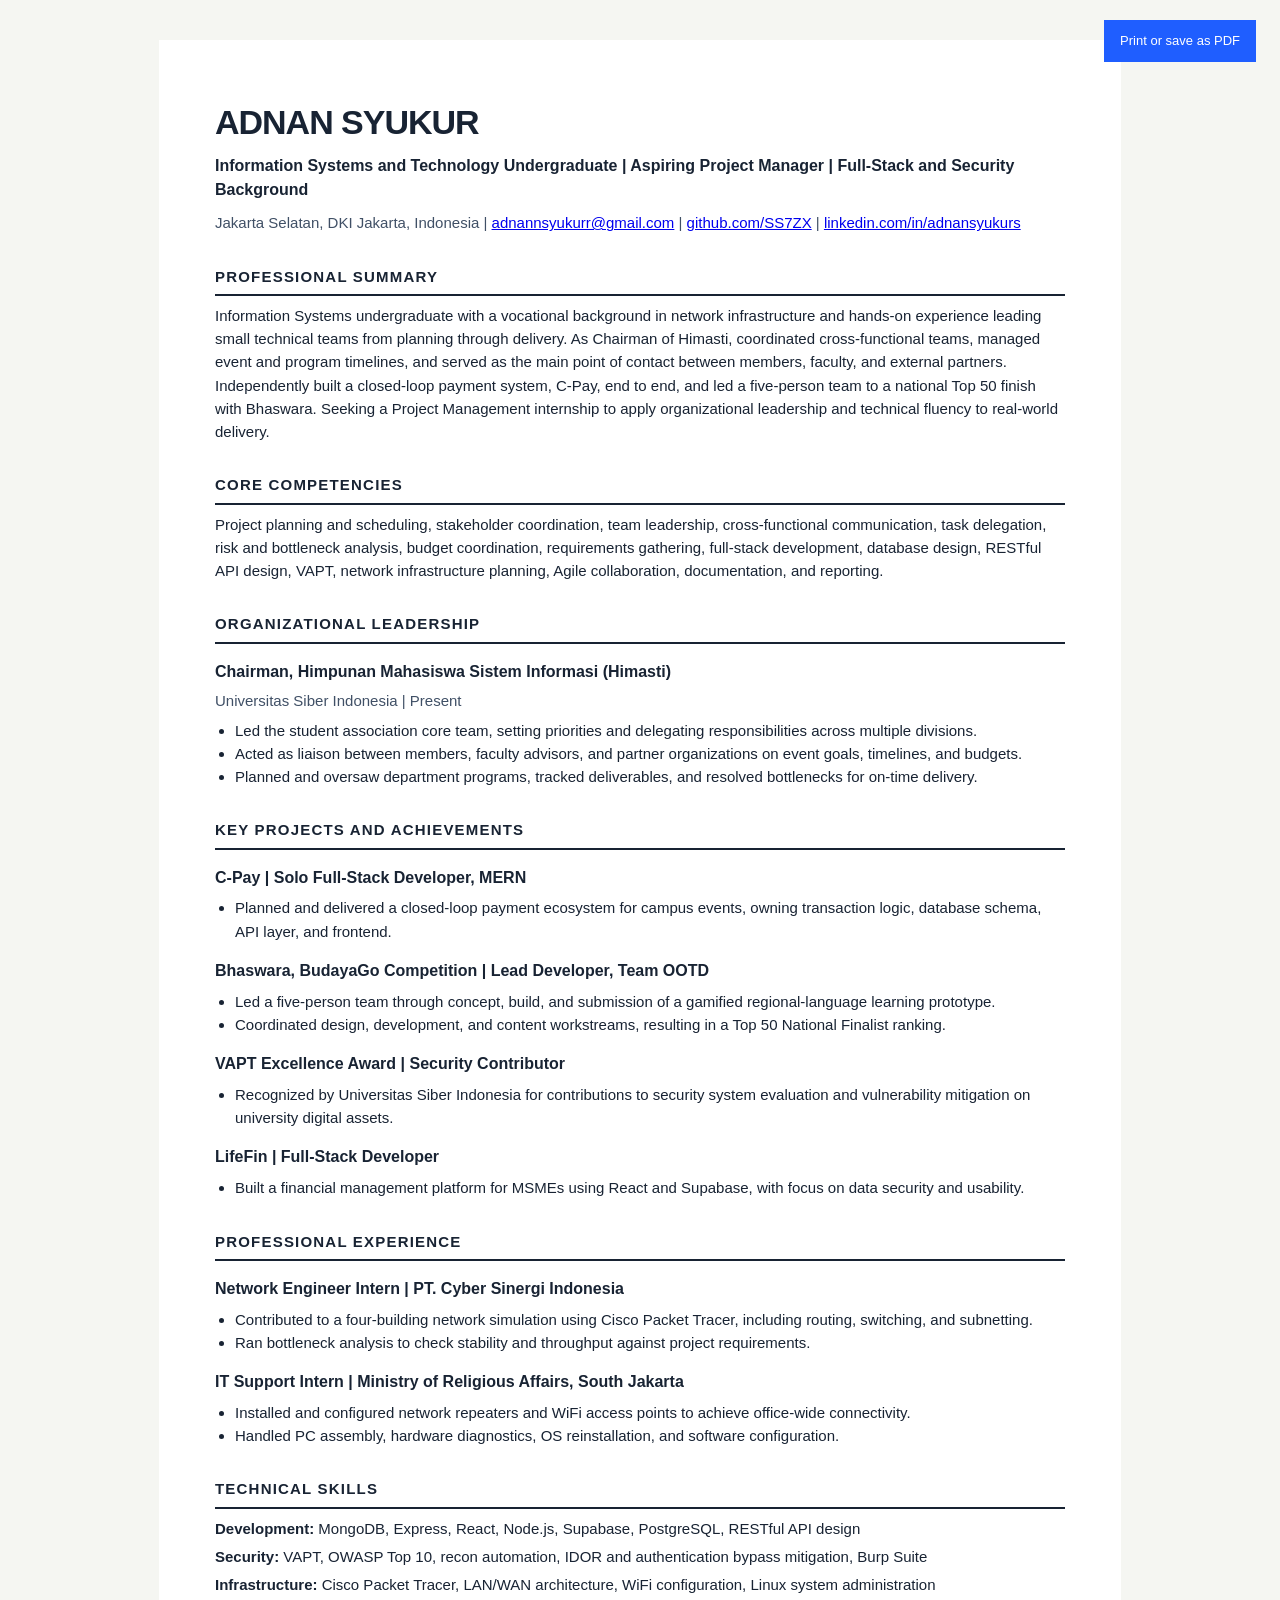
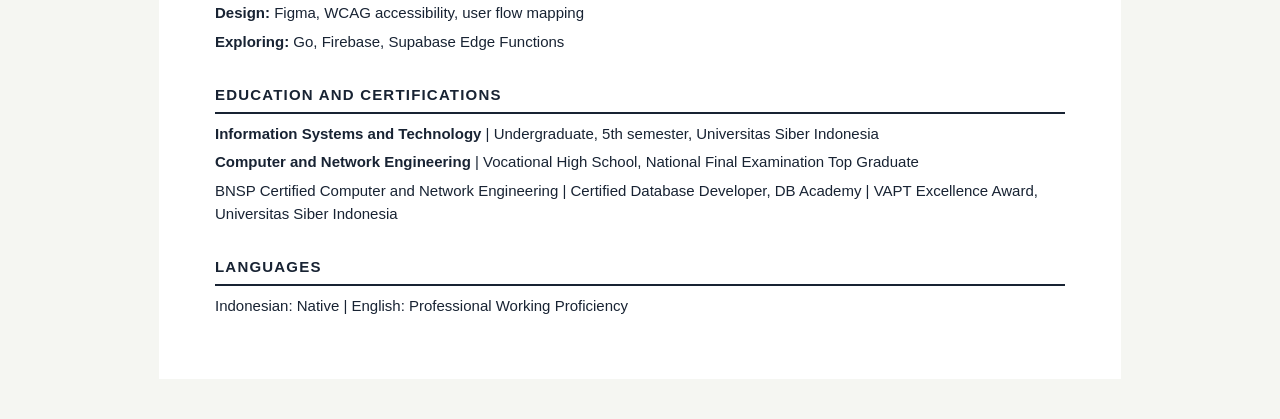
<file: Adnan-Syukur-CV.html>
<!doctype html>
<html lang="en">
<head>
  <meta charset="utf-8">
  <meta name="viewport" content="width=device-width, initial-scale=1">
  <meta name="robots" content="index, follow, max-snippet:-1, max-image-preview:large">
  <link rel="canonical" href="https://adnanporto.my.id/Adnan-Syukur-CV.html">
  <link rel="alternate" hreflang="en" href="https://adnanporto.my.id/Adnan-Syukur-CV.html">
  <title>Adnan Syukur CV | Aspiring Project Manager &amp; Developer</title>
  <meta name="description" content="Read Adnan Syukur's CV: an Information Systems undergraduate with leadership, project coordination, full-stack development, and IT infrastructure experience in Jakarta.">
  <meta name="author" content="Adnan Syukur">
  <meta property="og:type" content="profile">
  <meta property="profile:first_name" content="Adnan">
  <meta property="profile:last_name" content="Syukur">
  <meta property="og:url" content="https://adnanporto.my.id/Adnan-Syukur-CV.html">
  <meta property="og:title" content="Adnan Syukur | CV">
  <meta property="og:description" content="Information Systems undergraduate with project leadership, full-stack development, and IT infrastructure experience.">
  <meta property="og:site_name" content="Adnan Syukur Portfolio">
  <meta property="og:locale" content="en_US">
  <meta name="twitter:card" content="summary">
  <meta name="twitter:url" content="https://adnanporto.my.id/Adnan-Syukur-CV.html">
  <meta name="twitter:title" content="Adnan Syukur | CV">
  <meta name="twitter:description" content="Project leadership, full-stack development, and IT infrastructure experience in Jakarta.">
  <meta name="twitter:creator" content="@adnansyukurs">
  <link rel="icon" href="assets/favicon.svg?v=2" type="image/svg+xml">
  <script type="application/ld+json">
    {"@context":"https://schema.org","@type":"ProfilePage","name":"Adnan Syukur | CV","url":"https://adnanporto.my.id/Adnan-Syukur-CV.html","mainEntity":{"@type":"Person","name":"Adnan Syukur","url":"https://adnanporto.my.id/","jobTitle":"Information Systems and Technology Undergraduate","sameAs":["https://github.com/SS7ZX","https://www.linkedin.com/in/adnansyukurs/"]}}
  </script>
  <style>
    body{margin:0;color:#182333;background:#f5f6f2;font:15px/1.55 Arial,sans-serif}.sheet{max-width:850px;margin:40px auto;padding:56px;background:#fff}h1{margin:0;font-size:34px;letter-spacing:-.03em}h2{margin:30px 0 8px;padding-bottom:6px;border-bottom:2px solid #182333;font-size:15px;text-transform:uppercase;letter-spacing:.08em}h3{margin:16px 0 2px;font-size:16px}p{margin:5px 0}ul{margin:6px 0;padding-left:20px}.contact{margin:8px 0 26px;color:#405066}.role{font-size:16px;font-weight:bold}.muted{color:#405066}.download{position:fixed;right:24px;top:20px;padding:11px 16px;color:#fff;background:#1f5eff;text-decoration:none;font-size:13px}@media print{body{background:#fff}.sheet{margin:0;padding:0}.download{display:none}}@media(max-width:640px){.sheet{margin:0;padding:24px}.download{position:static;display:inline-block;margin-bottom:24px}}
  </style>
</head>
<body>
  <main class="sheet">
    <a class="download" href="javascript:window.print()">Print or save as PDF</a>
    <h1>ADNAN SYUKUR</h1>
    <p class="role">Information Systems and Technology Undergraduate | Aspiring Project Manager | Full-Stack and Security Background</p>
    <p class="contact">Jakarta Selatan, DKI Jakarta, Indonesia | <a href="mailto:adnannsyukurr@gmail.com">adnannsyukurr@gmail.com</a> | <a href="https://github.com/SS7ZX">github.com/SS7ZX</a> | <a href="https://www.linkedin.com/in/adnansyukurs/">linkedin.com/in/adnansyukurs</a></p>
    <h2>Professional Summary</h2>
    <p>Information Systems undergraduate with a vocational background in network infrastructure and hands-on experience leading small technical teams from planning through delivery. As Chairman of Himasti, coordinated cross-functional teams, managed event and program timelines, and served as the main point of contact between members, faculty, and external partners. Independently built a closed-loop payment system, C-Pay, end to end, and led a five-person team to a national Top 50 finish with Bhaswara. Seeking a Project Management internship to apply organizational leadership and technical fluency to real-world delivery.</p>
    <h2>Core Competencies</h2>
    <p>Project planning and scheduling, stakeholder coordination, team leadership, cross-functional communication, task delegation, risk and bottleneck analysis, budget coordination, requirements gathering, full-stack development, database design, RESTful API design, VAPT, network infrastructure planning, Agile collaboration, documentation, and reporting.</p>
    <h2>Organizational Leadership</h2>
    <h3>Chairman, Himpunan Mahasiswa Sistem Informasi (Himasti)</h3><p class="muted">Universitas Siber Indonesia | Present</p>
    <ul><li>Led the student association core team, setting priorities and delegating responsibilities across multiple divisions.</li><li>Acted as liaison between members, faculty advisors, and partner organizations on event goals, timelines, and budgets.</li><li>Planned and oversaw department programs, tracked deliverables, and resolved bottlenecks for on-time delivery.</li></ul>
    <h2>Key Projects and Achievements</h2>
    <h3>C-Pay | Solo Full-Stack Developer, MERN</h3><ul><li>Planned and delivered a closed-loop payment ecosystem for campus events, owning transaction logic, database schema, API layer, and frontend.</li></ul>
    <h3>Bhaswara, BudayaGo Competition | Lead Developer, Team OOTD</h3><ul><li>Led a five-person team through concept, build, and submission of a gamified regional-language learning prototype.</li><li>Coordinated design, development, and content workstreams, resulting in a Top 50 National Finalist ranking.</li></ul>
    <h3>VAPT Excellence Award | Security Contributor</h3><ul><li>Recognized by Universitas Siber Indonesia for contributions to security system evaluation and vulnerability mitigation on university digital assets.</li></ul>
    <h3>LifeFin | Full-Stack Developer</h3><ul><li>Built a financial management platform for MSMEs using React and Supabase, with focus on data security and usability.</li></ul>
    <h2>Professional Experience</h2>
    <h3>Network Engineer Intern | PT. Cyber Sinergi Indonesia</h3><ul><li>Contributed to a four-building network simulation using Cisco Packet Tracer, including routing, switching, and subnetting.</li><li>Ran bottleneck analysis to check stability and throughput against project requirements.</li></ul>
    <h3>IT Support Intern | Ministry of Religious Affairs, South Jakarta</h3><ul><li>Installed and configured network repeaters and WiFi access points to achieve office-wide connectivity.</li><li>Handled PC assembly, hardware diagnostics, OS reinstallation, and software configuration.</li></ul>
    <h2>Technical Skills</h2>
    <p><strong>Development:</strong> MongoDB, Express, React, Node.js, Supabase, PostgreSQL, RESTful API design</p><p><strong>Security:</strong> VAPT, OWASP Top 10, recon automation, IDOR and authentication bypass mitigation, Burp Suite</p><p><strong>Infrastructure:</strong> Cisco Packet Tracer, LAN/WAN architecture, WiFi configuration, Linux system administration</p><p><strong>Design:</strong> Figma, WCAG accessibility, user flow mapping</p><p><strong>Exploring:</strong> Go, Firebase, Supabase Edge Functions</p>
    <h2>Education and Certifications</h2>
    <p><strong>Information Systems and Technology</strong> | Undergraduate, 5th semester, Universitas Siber Indonesia</p><p><strong>Computer and Network Engineering</strong> | Vocational High School, National Final Examination Top Graduate</p><p>BNSP Certified Computer and Network Engineering | Certified Database Developer, DB Academy | VAPT Excellence Award, Universitas Siber Indonesia</p>
    <h2>Languages</h2><p>Indonesian: Native | English: Professional Working Proficiency</p>
  </main>
</body>
</html>
</file>
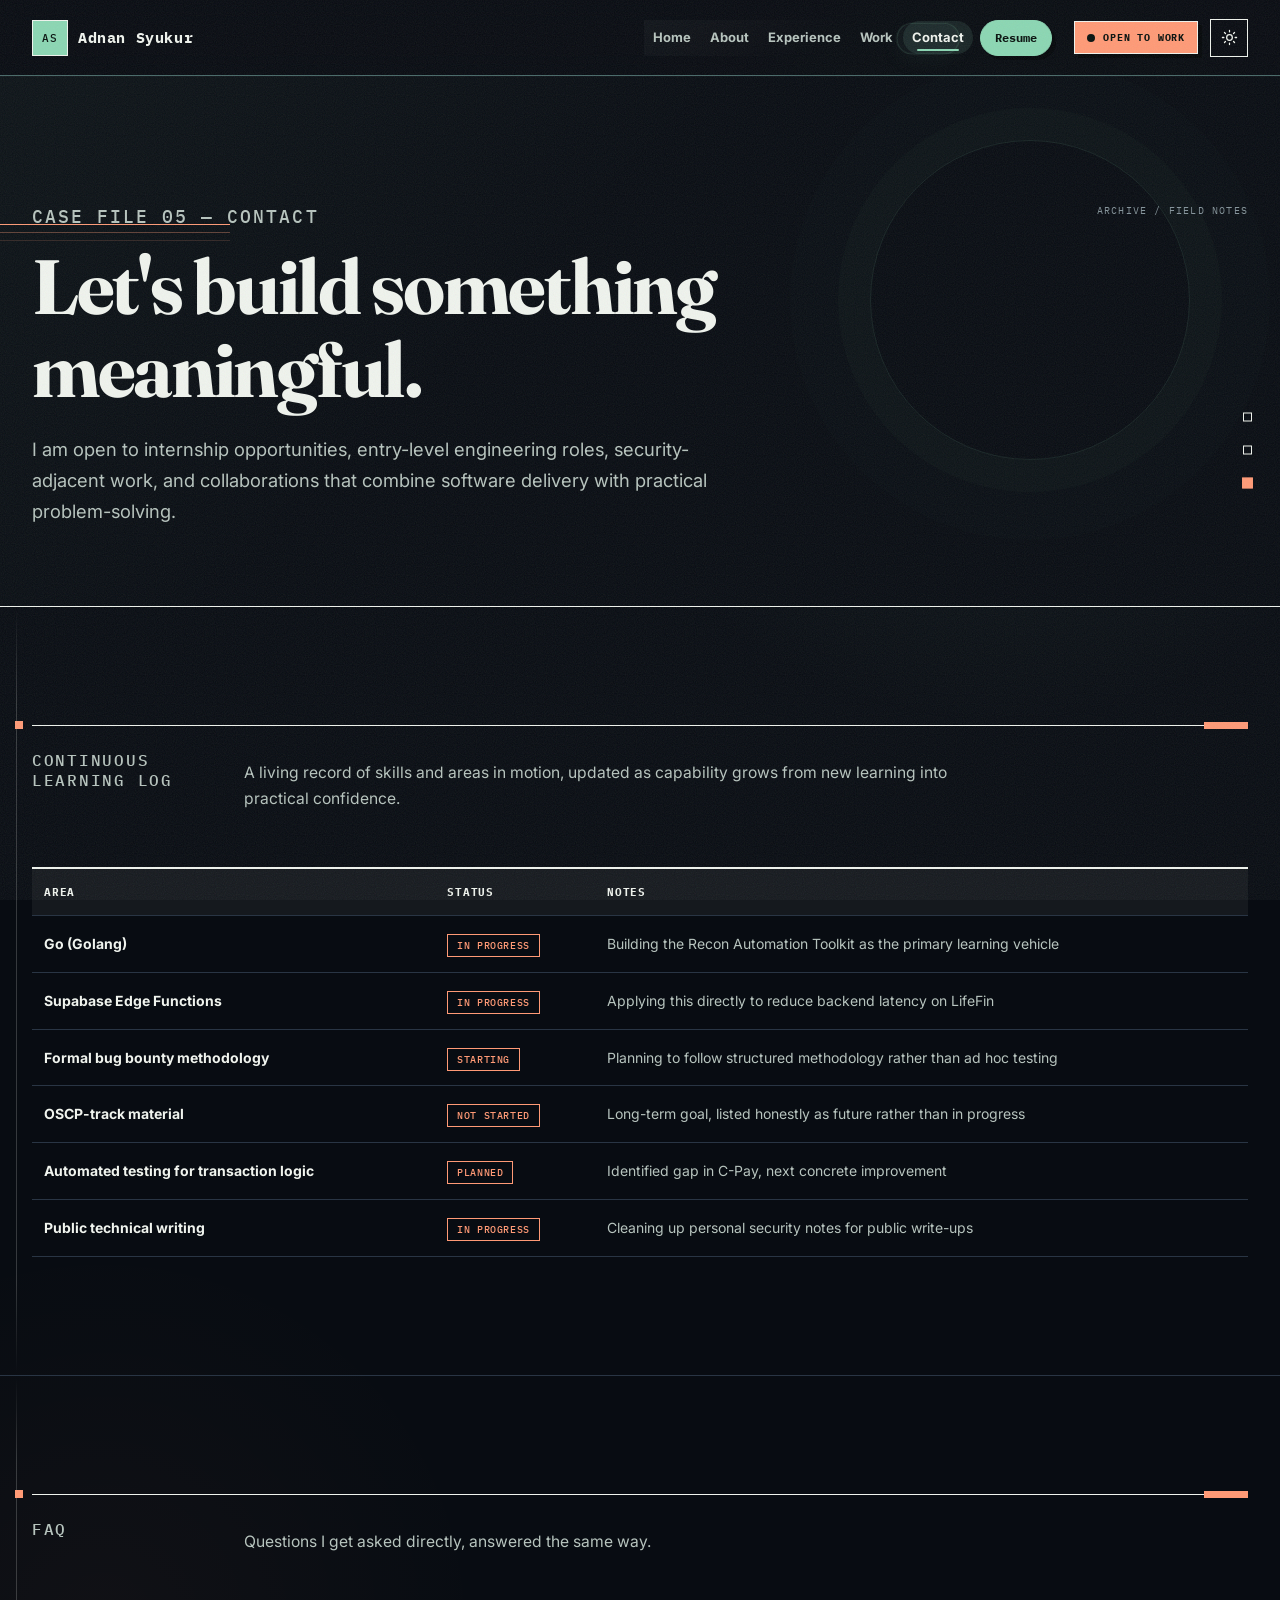
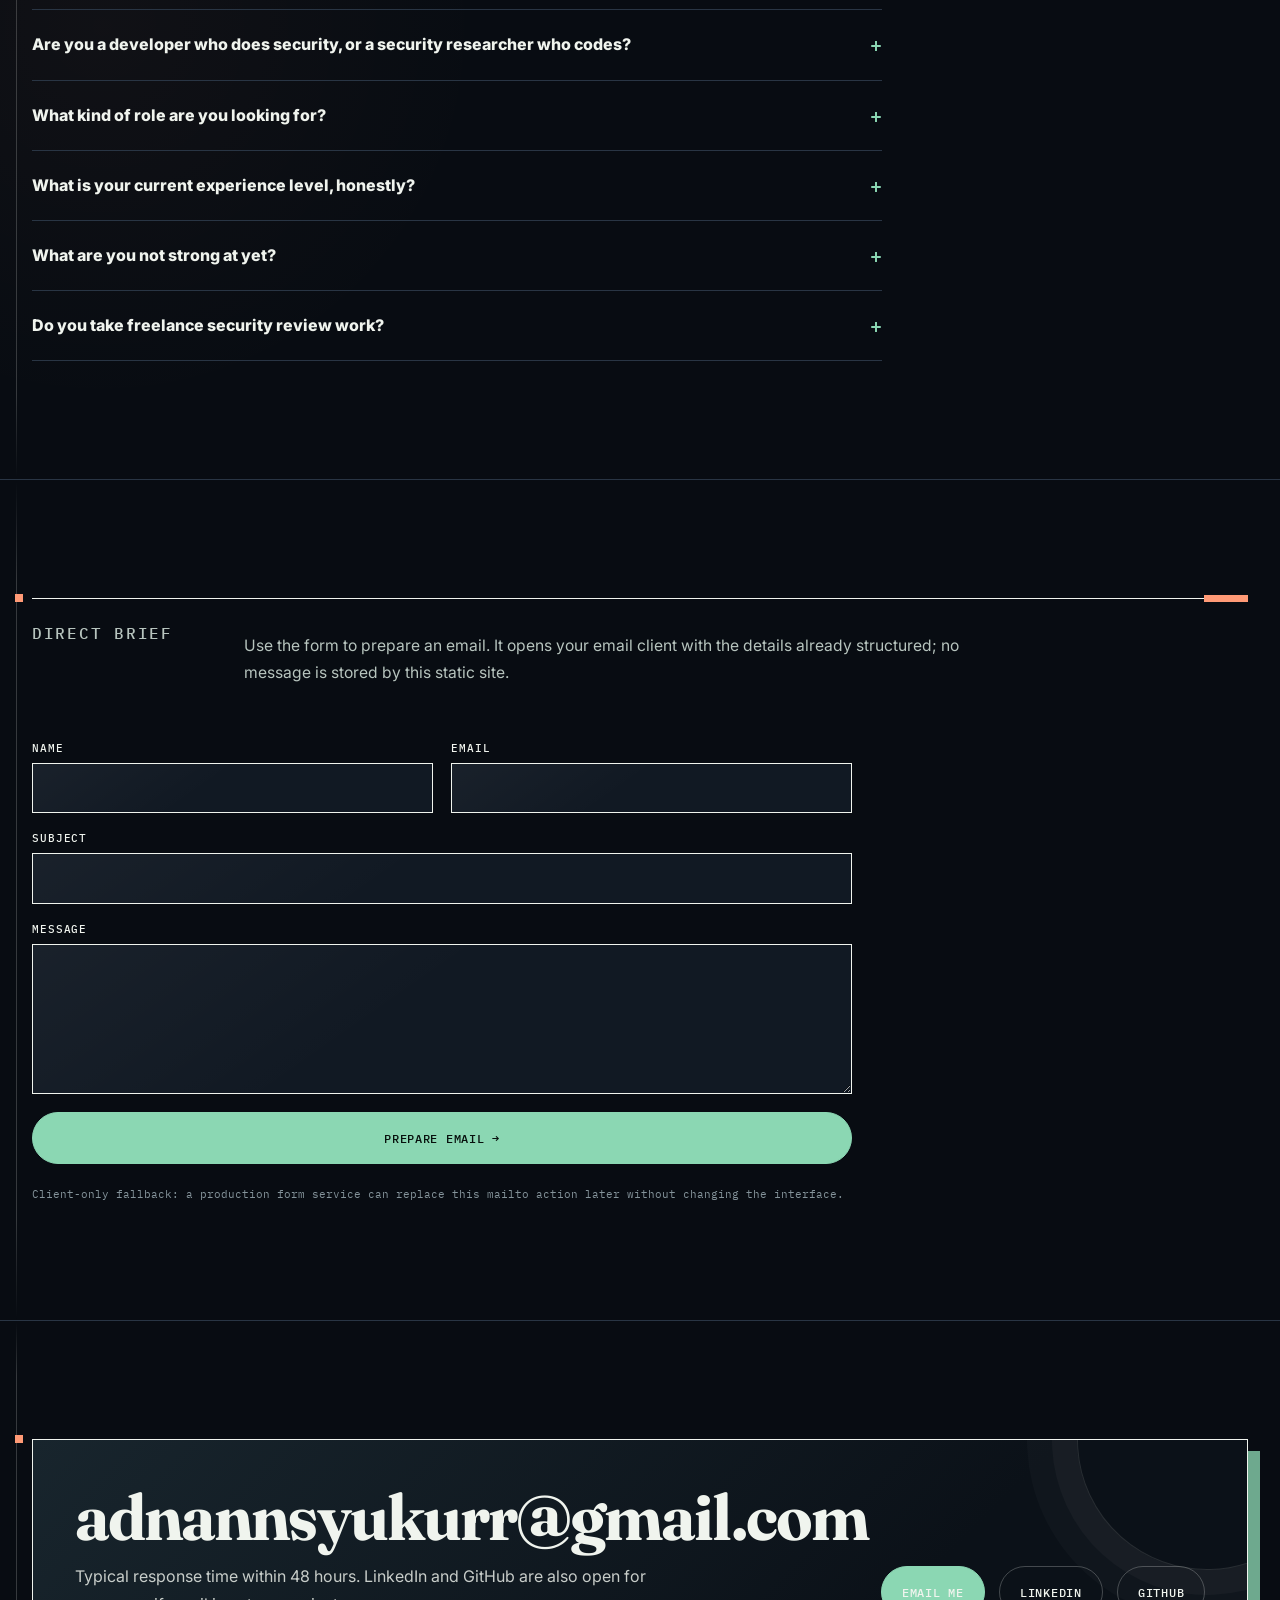
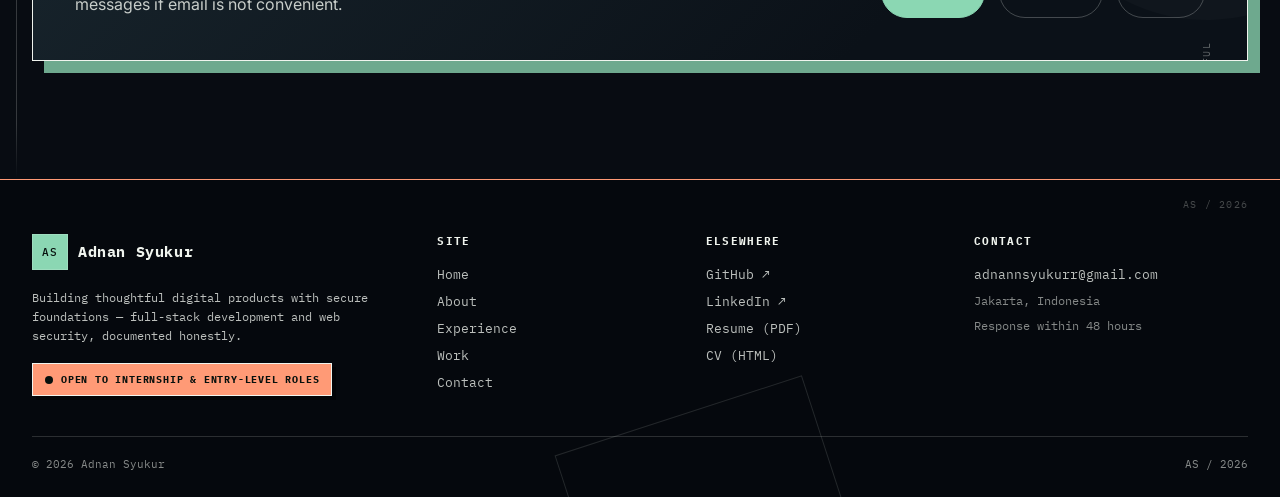
<file: contact.html>
<!DOCTYPE html>
<html lang="en">
<head>
<meta charset="UTF-8">
<meta name="viewport" content="width=device-width, initial-scale=1.0, viewport-fit=cover">
<meta name="theme-color" content="#080C12">
<meta name="color-scheme" content="light dark">
<script>
/* Dark is the portfolio's primary direction; an explicit light choice wins. */
(function(){try{var t=localStorage.getItem('theme');if(t!=='light'){document.documentElement.setAttribute('data-theme','dark')}}catch(e){document.documentElement.setAttribute('data-theme','dark')}})();
</script>
<meta name="robots" content="index, follow, max-snippet:-1, max-image-preview:large, max-video-preview:-1">

<!-- Canonical and language tags -->
<link rel="canonical" href="https://adnanporto.my.id/contact.html">
<link rel="alternate" hreflang="en" href="https://adnanporto.my.id/contact.html">

<!-- Primary Meta Tags -->
<title>Contact Adnan Syukur | Get in Touch | Hire a Developer</title>
<meta name="description" content="Contact Adnan Syukur about full-stack development, security research, or collaboration opportunities. Response within 48 hours. Email, LinkedIn, and GitHub links available.">
<meta name="author" content="Adnan Syukur">
<meta name="keywords" content="contact, hire, email, LinkedIn, GitHub, collaboration, full-stack developer">

<!-- Open Graph / Facebook Meta Tags -->
<meta property="og:type" content="website">
<meta property="og:url" content="https://adnanporto.my.id/contact.html">
<meta property="og:title" content="Contact Adnan Syukur">
<meta property="og:description" content="Get in touch with Adnan Syukur about full-stack development, security research, or project collaboration.">
<meta property="og:site_name" content="Adnan Syukur Portfolio">

<!-- Twitter Meta Tags -->
<meta name="twitter:card" content="summary_large_image">
<meta name="twitter:url" content="https://adnanporto.my.id/contact.html">
<meta name="twitter:title" content="Contact Adnan Syukur">
<meta name="twitter:description" content="Let's talk about development, security, or collaboration opportunities.">
<meta name="twitter:creator" content="@adnansyukurs">

<!-- Favicon and Icons -->
<link rel="icon" href="assets/favicon.svg?v=2" type="image/svg+xml">
<link rel="shortcut icon" href="assets/favicon.svg?v=2">
<link rel="apple-touch-icon" href="assets/favicon.svg?v=2">

<!-- Preload and Prefetch -->
<link rel="preconnect" href="https://fonts.googleapis.com">
<link rel="preconnect" href="https://fonts.gstatic.com" crossorigin>
<link rel="preload" href="css/style.css" as="style">

<!-- Stylesheet -->
<link rel="stylesheet" href="css/style.css">
<link rel="preload" href="https://fonts.googleapis.com/css2?family=Fraunces:opsz,wght@9..144,600..800&family=Inter:wght@400..800&family=IBM+Plex+Mono:wght@400..700&display=swap" as="style" data-font-stylesheet>
<noscript><link rel="stylesheet" href="https://fonts.googleapis.com/css2?family=Fraunces:opsz,wght@9..144,600..800&family=Inter:wght@400..800&family=IBM+Plex+Mono:wght@400..700&display=swap"></noscript>
<script type="application/ld+json">
{"@context":"https://schema.org","@type":"BreadcrumbList","itemListElement":[{"@type":"ListItem","position":1,"name":"Home","item":"https://adnanporto.my.id/"},{"@type":"ListItem","position":2,"name":"Contact","item":"https://adnanporto.my.id/contact.html"}]}
</script>

<!-- No-JavaScript fallback -->
<noscript>
  <p>This site works best with JavaScript enabled.</p>
</noscript>
</head>
<body>

<header class="site-header">
  <div class="container header-inner">
    <a class="brand" href="index.html">
      <span class="brand-mark">AS</span>
      <span class="brand-label">Adnan Syukur</span>
    </a>

    <nav class="site-nav" id="site-nav" aria-label="Main navigation">
      <a href="index.html">Home</a>
      <a href="about.html">About</a>
      <a href="experience.html">Experience</a>
      <a href="work.html">Work</a>
      <a href="contact.html" aria-current="page">Contact</a>
      <a class="nav-cta" href="assets/Adnan%20Syukur%20CV.pdf" target="_blank" rel="noopener">Resume</a>
    </nav>

    <div class="nav-meta" aria-label="Availability status">
      <span class="nav-status"><span class="nav-status-dot"></span>Open to work</span>
    </div>

    <button class="theme-toggle" id="theme-toggle" type="button" aria-label="Switch to dark mode" aria-pressed="false">
      <svg class="icon-sun" viewBox="0 0 24 24" fill="none" stroke="currentColor" stroke-width="1.8" stroke-linecap="round" aria-hidden="true"><circle cx="12" cy="12" r="4"></circle><path d="M12 2v2m0 16v2M4.9 4.9l1.4 1.4m11.4 11.4 1.4 1.4M2 12h2m16 0h2M4.9 19.1l1.4-1.4M17.7 6.3l1.4-1.4"></path></svg>
      <svg class="icon-moon" viewBox="0 0 24 24" fill="none" stroke="currentColor" stroke-width="1.8" stroke-linecap="round" stroke-linejoin="round" aria-hidden="true"><path d="M21 12.79A9 9 0 1 1 11.21 3 7 7 0 0 0 21 12.79z"></path></svg>
    </button>

    <button class="nav-toggle" id="nav-toggle" aria-label="Toggle navigation" aria-expanded="false">
      <span></span><span></span><span></span>
    </button>
  </div>
</header>

<main>

  <section class="page-hero">
    <div class="container">
      <p class="kicker">Case File 05 — Contact</p>
      <h1>Let's build something meaningful.</h1>
      <p>I am open to internship opportunities, entry-level engineering roles, security-adjacent work, and collaborations that combine software delivery with practical problem-solving.</p>
    </div>
  </section>

  <section class="section">
    <div class="container">
      <div class="section-heading">
        <p class="section-label">Continuous Learning Log</p>
        <p>A living record of skills and areas in motion, updated as capability grows from new learning into practical confidence.</p>
      </div>
      <div class="table-wrap">
        <table>
          <thead>
            <tr><th>Area</th><th>Status</th><th>Notes</th></tr>
          </thead>
          <tbody>
            <tr><td>Go (Golang)</td><td><span class="status progress">In Progress</span></td><td>Building the Recon Automation Toolkit as the primary learning vehicle</td></tr>
            <tr><td>Supabase Edge Functions</td><td><span class="status progress">In Progress</span></td><td>Applying this directly to reduce backend latency on LifeFin</td></tr>
            <tr><td>Formal bug bounty methodology</td><td><span class="status progress">Starting</span></td><td>Planning to follow structured methodology rather than ad hoc testing</td></tr>
            <tr><td>OSCP-track material</td><td><span class="status progress">Not Started</span></td><td>Long-term goal, listed honestly as future rather than in progress</td></tr>
            <tr><td>Automated testing for transaction logic</td><td><span class="status progress">Planned</span></td><td>Identified gap in C-Pay, next concrete improvement</td></tr>
            <tr><td>Public technical writing</td><td><span class="status progress">In Progress</span></td><td>Cleaning up personal security notes for public write-ups</td></tr>
          </tbody>
        </table>
      </div>
    </div>
  </section>

  <section class="section">
    <div class="container">
      <div class="section-heading">
        <p class="section-label">FAQ</p>
        <p>Questions I get asked directly, answered the same way.</p>
      </div>
      <div class="faq">
        <details>
          <summary>Are you a developer who does security, or a security researcher who codes?</summary>
          <p>Both, by design. Building full-stack systems taught me where engineering shortcuts appear, while security testing taught me how those shortcuts become real vulnerabilities. The two reinforce each other in practice.</p>
        </details>
        <details>
          <summary>What kind of role are you looking for?</summary>
          <p>I am open to full-stack development roles, junior cybersecurity or red-team-adjacent positions, project coordination work, or hybrid responsibilities where software delivery and security thinking both matter.</p>
        </details>
        <details>
          <summary>What is your current experience level, honestly?</summary>
          <p>I am a fifth-semester undergraduate with practical project work and internship experience rather than a long enterprise résumé. My value is strong fundamentals, direct ownership, and a disciplined approach to building and validating systems.</p>
        </details>
        <details>
          <summary>What are you not strong at yet?</summary>
          <p>Large-scale cloud security, mobile application security, advanced automated testing infrastructure, and formalized bug bounty pipelines are areas I am still actively developing rather than claiming as fully mature strengths.</p>
        </details>
        <details>
          <summary>Do you take freelance security review work?</summary>
          <p>Yes, depending on scope and timeline. I am happy to discuss a project if the work is within my current ability and I can be clear about the expected depth and constraints.</p>
        </details>
      </div>
    </div>
  </section>

  <section class="section">
    <div class="container">
      <div class="section-heading">
        <p class="section-label">Direct Brief</p>
        <p>Use the form to prepare an email. It opens your email client with the details already structured; no message is stored by this static site.</p>
      </div>
      <form class="form-grid" action="mailto:adnannsyukurr@gmail.com" method="post" enctype="text/plain">
        <div class="form-field">
          <label for="contact-name">Name</label>
          <input id="contact-name" name="name" type="text" autocomplete="name" required>
        </div>
        <div class="form-field">
          <label for="contact-email">Email</label>
          <input id="contact-email" name="email" type="email" autocomplete="email" required>
        </div>
        <div class="form-field full">
          <label for="contact-subject">Subject</label>
          <input id="contact-subject" name="subject" type="text" required>
        </div>
        <div class="form-field full">
          <label for="contact-message">Message</label>
          <textarea id="contact-message" name="message" required></textarea>
        </div>
        <div class="form-field full">
          <button class="button button-primary" type="submit">Prepare email &#8594;</button>
          <p class="form-note">Client-only fallback: a production form service can replace this mailto action later without changing the interface.</p>
        </div>
      </form>
    </div>
  </section>

  <section class="section section-last">
    <div class="container">
      <div class="contact-panel">
        <div>
          <h2>adnannsyukurr@gmail.com</h2>
          <p>Typical response time within 48 hours. LinkedIn and GitHub are also open for messages if email is not convenient.</p>
        </div>
        <div class="actions">
          <a class="button button-primary" href="mailto:adnannsyukurr@gmail.com">Email Me</a>
          <a class="button button-secondary" href="https://www.linkedin.com/in/adnansyukurs/" target="_blank" rel="noopener">LinkedIn</a>
          <a class="button button-secondary" href="https://github.com/SS7ZX" target="_blank" rel="noopener">GitHub</a>
        </div>
      </div>
    </div>
  </section>

</main>

<footer class="site-footer">
  <div class="container">
    <div class="footer-grid">
      <div class="footer-brand">
        <a class="brand" href="index.html">
          <span class="brand-mark">AS</span>
          <span class="brand-label">Adnan Syukur</span>
        </a>
        <p>Building thoughtful digital products with secure foundations — full-stack development and web security, documented honestly.</p>
        <span class="nav-status"><span class="nav-status-dot"></span>Open to internship &amp; entry-level roles</span>
      </div>
      <nav class="footer-col" aria-label="Site links">
        <h4>Site</h4>
        <a href="index.html">Home</a>
        <a href="about.html">About</a>
        <a href="experience.html">Experience</a>
        <a href="work.html">Work</a>
        <a href="contact.html">Contact</a>
      </nav>
      <div class="footer-col">
        <h4>Elsewhere</h4>
        <a href="https://github.com/SS7ZX" target="_blank" rel="noopener">GitHub &#8599;</a>
        <a href="https://www.linkedin.com/in/adnansyukurs/" target="_blank" rel="noopener">LinkedIn &#8599;</a>
        <a href="assets/Adnan%20Syukur%20CV.pdf" target="_blank" rel="noopener">Resume (PDF)</a>
        <a href="Adnan-Syukur-CV.html">CV (HTML)</a>
      </div>
      <div class="footer-col">
        <h4>Contact</h4>
        <a href="mailto:adnannsyukurr@gmail.com">adnannsyukurr@gmail.com</a>
        <span>Jakarta, Indonesia</span>
        <span>Response within 48 hours</span>
      </div>
    </div>
    <div class="footer-inner">
      <p>&copy; <span id="year"></span> Adnan Syukur</p>
      <p>AS / 2026</p>
    </div>
  </div>
</footer>

<button class="back-top" id="back-top" aria-label="Back to top">&#8593;</button>

<script src="js/script.js"></script>
</body>
</html>
</file>
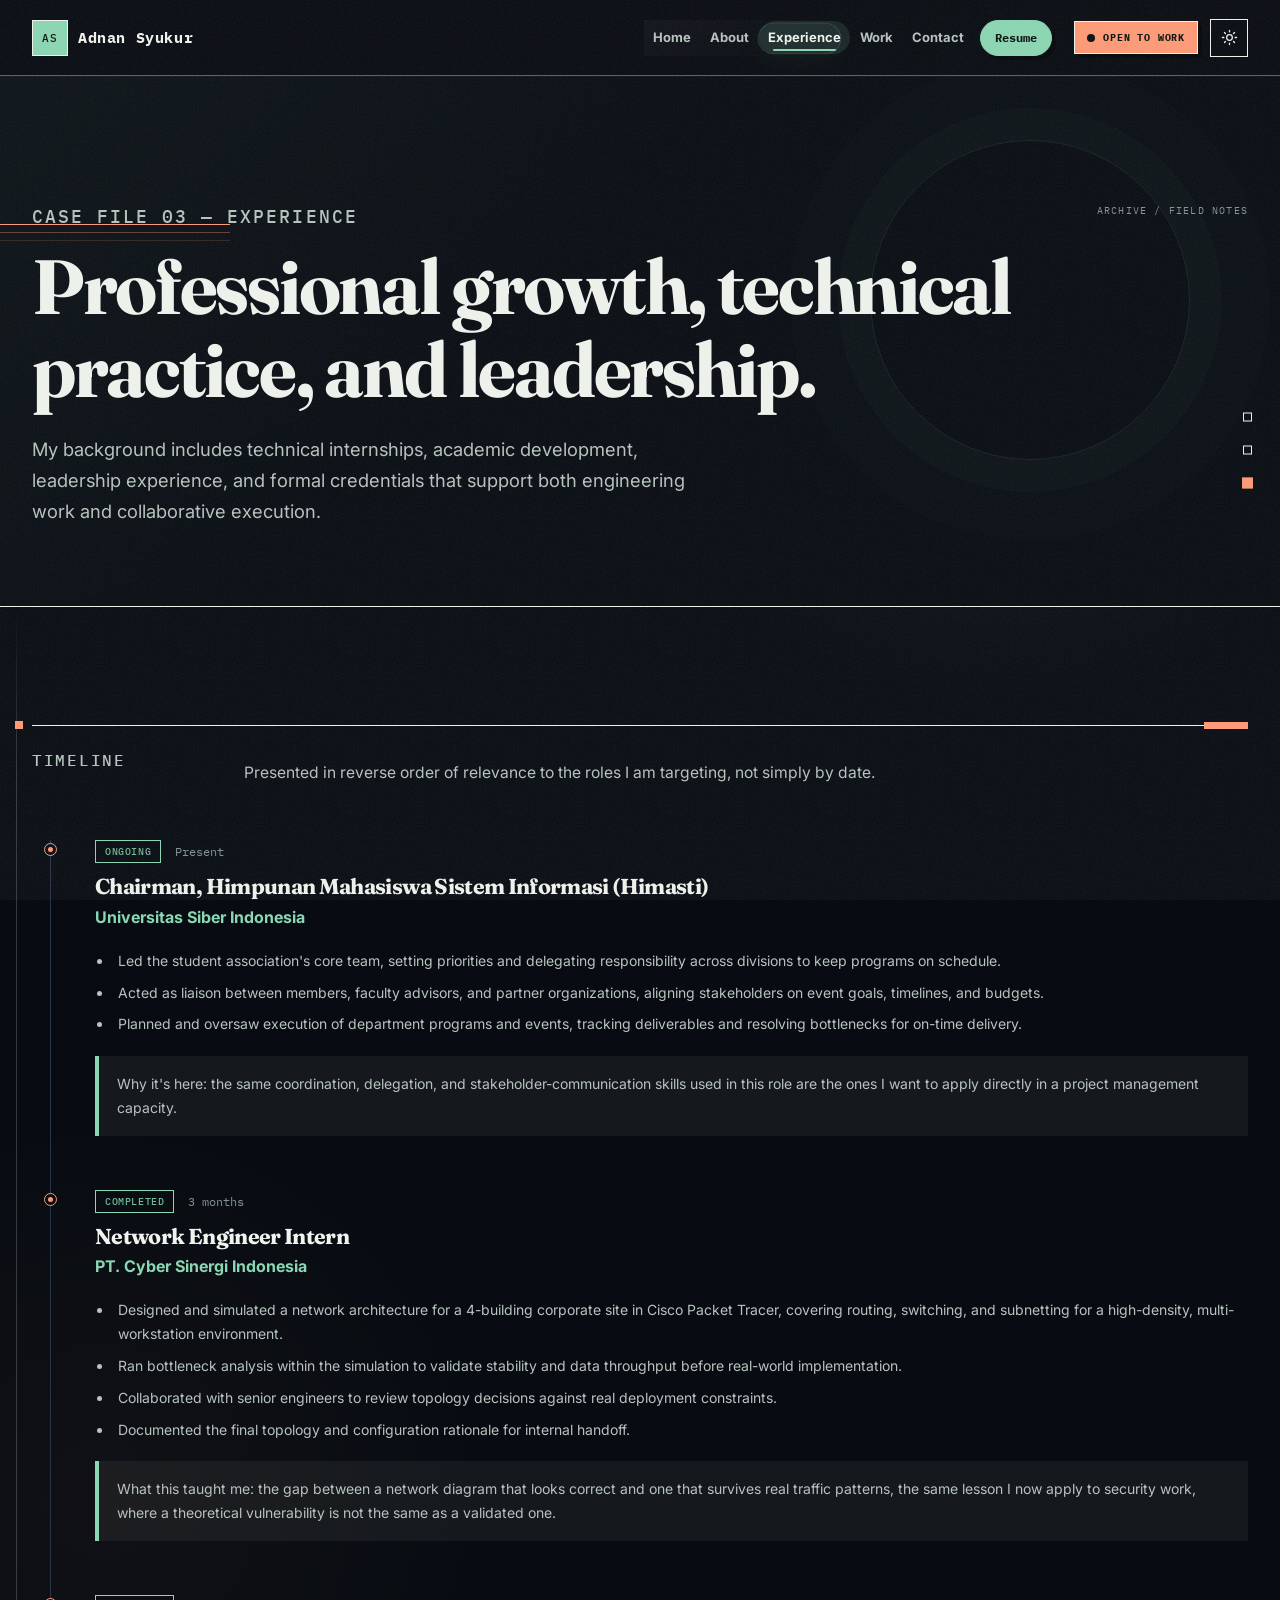
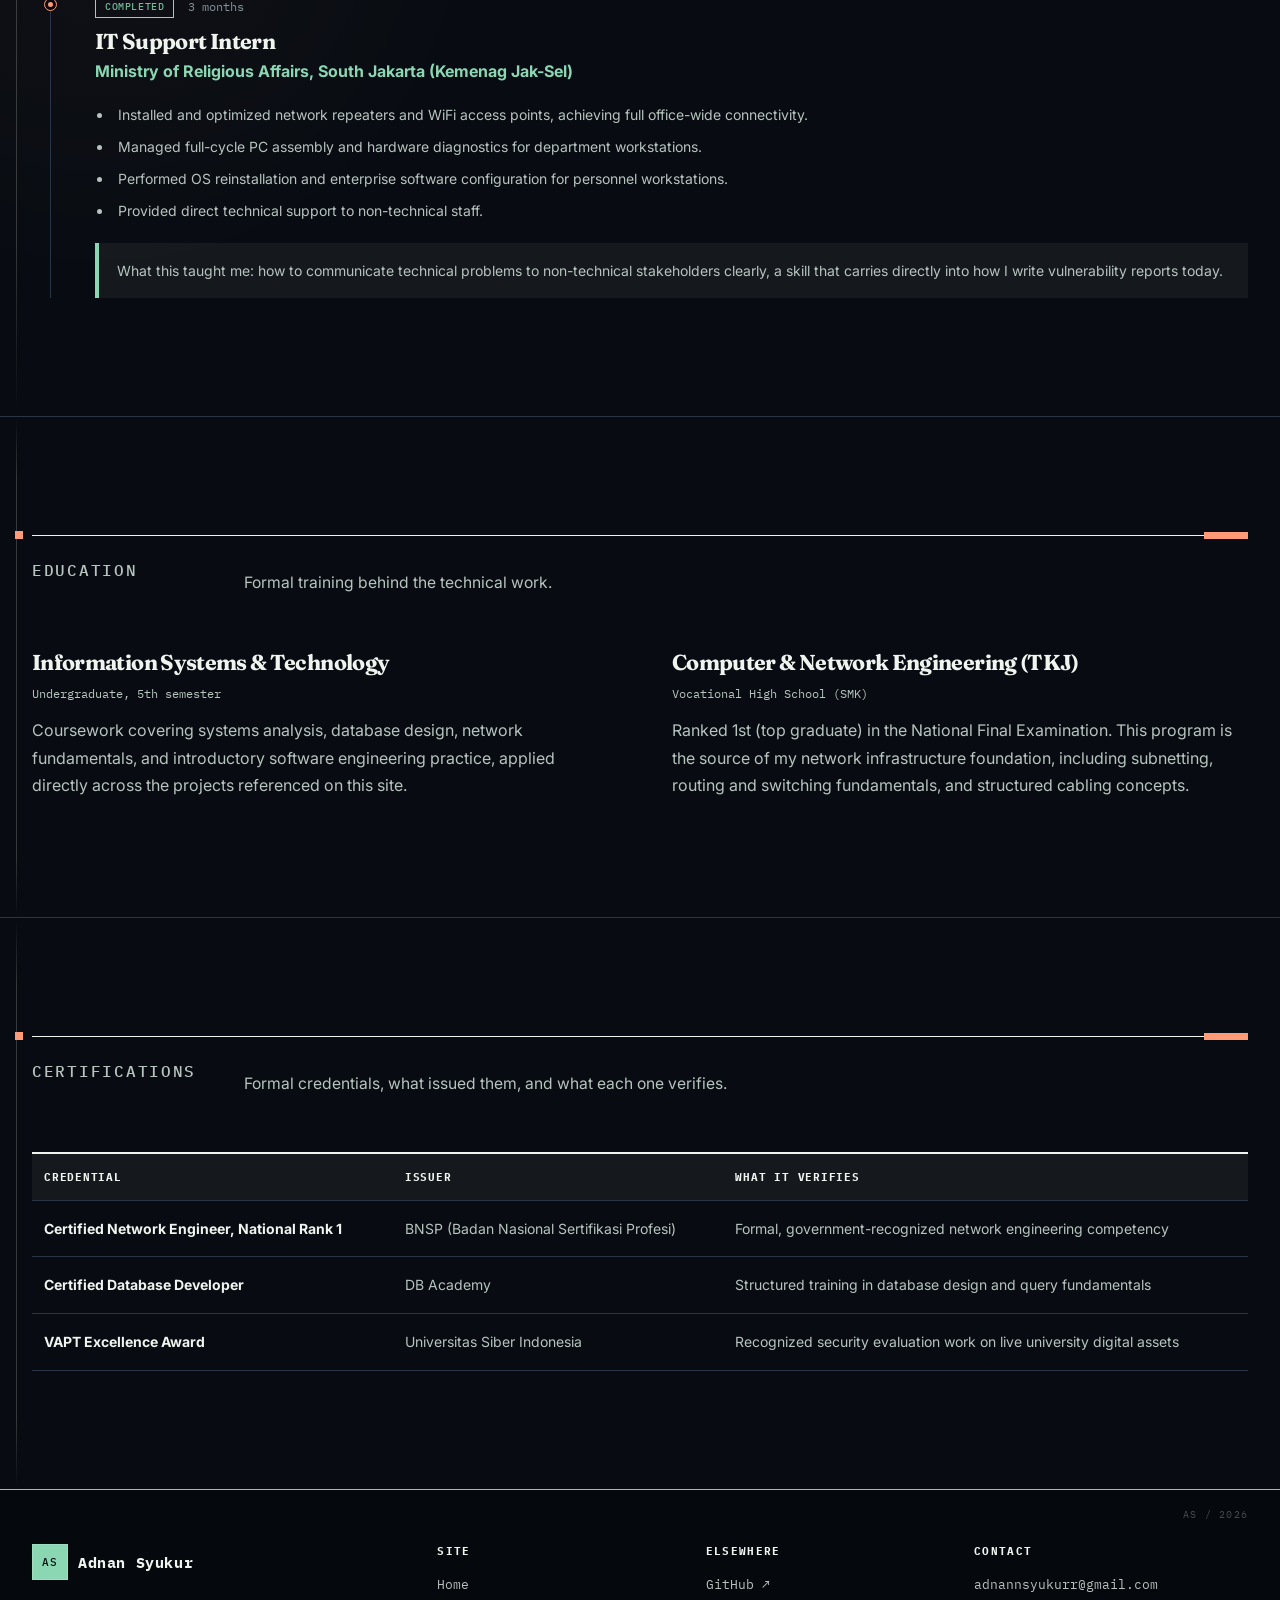
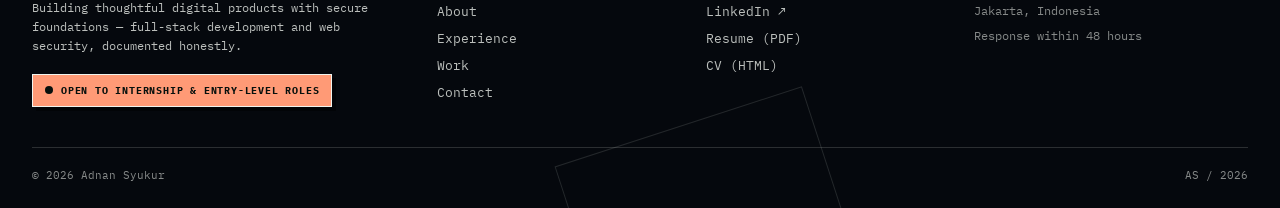
<file: experience.html>
<!DOCTYPE html>
<html lang="en">
<head>
<meta charset="UTF-8">
<meta name="viewport" content="width=device-width, initial-scale=1.0, viewport-fit=cover">
<meta name="theme-color" content="#080C12">
<meta name="color-scheme" content="light dark">
<script>
/* Dark is the portfolio's primary direction; an explicit light choice wins. */
(function(){try{var t=localStorage.getItem('theme');if(t!=='light'){document.documentElement.setAttribute('data-theme','dark')}}catch(e){document.documentElement.setAttribute('data-theme','dark')}})();
</script>
<meta name="robots" content="index, follow, max-snippet:-1, max-image-preview:large, max-video-preview:-1">

<!-- Canonical and language tags -->
<link rel="canonical" href="https://adnanporto.my.id/experience.html">
<link rel="alternate" hreflang="en" href="https://adnanporto.my.id/experience.html">

<!-- Primary Meta Tags -->
<title>Experience | Adnan Syukur | Internships, Education & Certifications</title>
<meta name="description" content="Professional experience including network engineering and IT support internships, Information Systems degree, and BNSP network engineering certification.">
<meta name="author" content="Adnan Syukur">
<meta name="keywords" content="experience, internship, education, certifications, network engineer, IT support">

<!-- Open Graph / Facebook Meta Tags -->
<meta property="og:type" content="website">
<meta property="og:url" content="https://adnanporto.my.id/experience.html">
<meta property="og:title" content="Experience | Adnan Syukur">
<meta property="og:description" content="Professional internships, organizational leadership, education, and certifications.">
<meta property="og:site_name" content="Adnan Syukur Portfolio">

<!-- Twitter Meta Tags -->
<meta name="twitter:card" content="summary_large_image">
<meta name="twitter:url" content="https://adnanporto.my.id/experience.html">
<meta name="twitter:title" content="Experience | Adnan Syukur">
<meta name="twitter:description" content="Professional timeline including internships, leadership roles, and formal credentials.">

<!-- Favicon and Icons -->
<link rel="icon" href="assets/favicon.svg?v=2" type="image/svg+xml">
<link rel="shortcut icon" href="assets/favicon.svg?v=2">
<link rel="apple-touch-icon" href="assets/favicon.svg?v=2">

<!-- Preload and Prefetch -->
<link rel="preconnect" href="https://fonts.googleapis.com">
<link rel="preconnect" href="https://fonts.gstatic.com" crossorigin>
<link rel="preload" href="css/style.css" as="style">

<!-- Stylesheet -->
<link rel="stylesheet" href="css/style.css">
<link rel="preload" href="https://fonts.googleapis.com/css2?family=Fraunces:opsz,wght@9..144,600..800&family=Inter:wght@400..800&family=IBM+Plex+Mono:wght@400..700&display=swap" as="style" data-font-stylesheet>
<noscript><link rel="stylesheet" href="https://fonts.googleapis.com/css2?family=Fraunces:opsz,wght@9..144,600..800&family=Inter:wght@400..800&family=IBM+Plex+Mono:wght@400..700&display=swap"></noscript>
<script type="application/ld+json">
{"@context":"https://schema.org","@type":"BreadcrumbList","itemListElement":[{"@type":"ListItem","position":1,"name":"Home","item":"https://adnanporto.my.id/"},{"@type":"ListItem","position":2,"name":"Experience","item":"https://adnanporto.my.id/experience.html"}]}
</script>

<!-- No-JavaScript fallback -->
<noscript>
  <p>This site works best with JavaScript enabled.</p>
</noscript>
</head>
<body>

<header class="site-header">
  <div class="container header-inner">
    <a class="brand" href="index.html">
      <span class="brand-mark">AS</span>
      <span class="brand-label">Adnan Syukur</span>
    </a>

    <nav class="site-nav" id="site-nav" aria-label="Main navigation">
      <a href="index.html">Home</a>
      <a href="about.html">About</a>
      <a href="experience.html" aria-current="page">Experience</a>
      <a href="work.html">Work</a>
      <a href="contact.html">Contact</a>
      <a class="nav-cta" href="assets/Adnan%20Syukur%20CV.pdf" target="_blank" rel="noopener">Resume</a>
    </nav>

    <div class="nav-meta" aria-label="Availability status">
      <span class="nav-status"><span class="nav-status-dot"></span>Open to work</span>
    </div>

    <button class="theme-toggle" id="theme-toggle" type="button" aria-label="Switch to dark mode" aria-pressed="false">
      <svg class="icon-sun" viewBox="0 0 24 24" fill="none" stroke="currentColor" stroke-width="1.8" stroke-linecap="round" aria-hidden="true"><circle cx="12" cy="12" r="4"></circle><path d="M12 2v2m0 16v2M4.9 4.9l1.4 1.4m11.4 11.4 1.4 1.4M2 12h2m16 0h2M4.9 19.1l1.4-1.4M17.7 6.3l1.4-1.4"></path></svg>
      <svg class="icon-moon" viewBox="0 0 24 24" fill="none" stroke="currentColor" stroke-width="1.8" stroke-linecap="round" stroke-linejoin="round" aria-hidden="true"><path d="M21 12.79A9 9 0 1 1 11.21 3 7 7 0 0 0 21 12.79z"></path></svg>
    </button>

    <button class="nav-toggle" id="nav-toggle" aria-label="Toggle navigation" aria-expanded="false">
      <span></span><span></span><span></span>
    </button>
  </div>
</header>

<main>

  <section class="page-hero">
    <div class="container">
      <p class="kicker">Case File 03 — Experience</p>
      <h1>Professional growth, technical practice, and leadership.</h1>
      <p>My background includes technical internships, academic development, leadership experience, and formal credentials that support both engineering work and collaborative execution.</p>
    </div>
  </section>

  <section class="section">
    <div class="container">
      <div class="section-heading">
        <p class="section-label">Timeline</p>
        <p>Presented in reverse order of relevance to the roles I am targeting, not simply by date.</p>
      </div>

      <div class="timeline">

        <div class="timeline-item">
          <div class="timeline-meta">
            <span class="status">Ongoing</span>
            <span>Present</span>
          </div>
          <h3>Chairman, Himpunan Mahasiswa Sistem Informasi (Himasti)</h3>
          <p class="organization">Universitas Siber Indonesia</p>
          <ul>
            <li>Led the student association's core team, setting priorities and delegating responsibility across divisions to keep programs on schedule.</li>
            <li>Acted as liaison between members, faculty advisors, and partner organizations, aligning stakeholders on event goals, timelines, and budgets.</li>
            <li>Planned and oversaw execution of department programs and events, tracking deliverables and resolving bottlenecks for on-time delivery.</li>
          </ul>
          <div class="note">Why it's here: the same coordination, delegation, and stakeholder-communication skills used in this role are the ones I want to apply directly in a project management capacity.</div>
        </div>

        <div class="timeline-item">
          <div class="timeline-meta">
            <span class="status">Completed</span>
            <span>3 months</span>
          </div>
          <h3>Network Engineer Intern</h3>
          <p class="organization">PT. Cyber Sinergi Indonesia</p>
          <ul>
            <li>Designed and simulated a network architecture for a 4-building corporate site in Cisco Packet Tracer, covering routing, switching, and subnetting for a high-density, multi-workstation environment.</li>
            <li>Ran bottleneck analysis within the simulation to validate stability and data throughput before real-world implementation.</li>
            <li>Collaborated with senior engineers to review topology decisions against real deployment constraints.</li>
            <li>Documented the final topology and configuration rationale for internal handoff.</li>
          </ul>
          <div class="note">What this taught me: the gap between a network diagram that looks correct and one that survives real traffic patterns, the same lesson I now apply to security work, where a theoretical vulnerability is not the same as a validated one.</div>
        </div>

        <div class="timeline-item">
          <div class="timeline-meta">
            <span class="status">Completed</span>
            <span>3 months</span>
          </div>
          <h3>IT Support Intern</h3>
          <p class="organization">Ministry of Religious Affairs, South Jakarta (Kemenag Jak-Sel)</p>
          <ul>
            <li>Installed and optimized network repeaters and WiFi access points, achieving full office-wide connectivity.</li>
            <li>Managed full-cycle PC assembly and hardware diagnostics for department workstations.</li>
            <li>Performed OS reinstallation and enterprise software configuration for personnel workstations.</li>
            <li>Provided direct technical support to non-technical staff.</li>
          </ul>
          <div class="note">What this taught me: how to communicate technical problems to non-technical stakeholders clearly, a skill that carries directly into how I write vulnerability reports today.</div>
        </div>

      </div>
    </div>
  </section>

  <section class="section">
    <div class="container">
      <div class="section-heading">
        <p class="section-label">Education</p>
        <p>Formal training behind the technical work.</p>
      </div>
      <div class="split">
        <div class="prose">
          <h3>Information Systems &amp; Technology</h3>
          <p class="muted-meta">Undergraduate, 5th semester</p>
          <p>Coursework covering systems analysis, database design, network fundamentals, and introductory software engineering practice, applied directly across the projects referenced on this site.</p>
        </div>
        <div class="prose">
          <h3>Computer &amp; Network Engineering (TKJ)</h3>
          <p class="muted-meta">Vocational High School (SMK)</p>
          <p>Ranked 1st (top graduate) in the National Final Examination. This program is the source of my network infrastructure foundation, including subnetting, routing and switching fundamentals, and structured cabling concepts.</p>
        </div>
      </div>
    </div>
  </section>

  <section class="section section-last">
    <div class="container">
      <div class="section-heading">
        <p class="section-label">Certifications</p>
        <p>Formal credentials, what issued them, and what each one verifies.</p>
      </div>
      <div class="table-wrap">
        <table>
          <thead>
            <tr><th>Credential</th><th>Issuer</th><th>What It Verifies</th></tr>
          </thead>
          <tbody>
            <tr><td>Certified Network Engineer, National Rank 1</td><td>BNSP (Badan Nasional Sertifikasi Profesi)</td><td>Formal, government-recognized network engineering competency</td></tr>
            <tr><td>Certified Database Developer</td><td>DB Academy</td><td>Structured training in database design and query fundamentals</td></tr>
            <tr><td>VAPT Excellence Award</td><td>Universitas Siber Indonesia</td><td>Recognized security evaluation work on live university digital assets</td></tr>
          </tbody>
        </table>
      </div>
    </div>
  </section>

</main>

<footer class="site-footer">
  <div class="container">
    <div class="footer-grid">
      <div class="footer-brand">
        <a class="brand" href="index.html">
          <span class="brand-mark">AS</span>
          <span class="brand-label">Adnan Syukur</span>
        </a>
        <p>Building thoughtful digital products with secure foundations — full-stack development and web security, documented honestly.</p>
        <span class="nav-status"><span class="nav-status-dot"></span>Open to internship &amp; entry-level roles</span>
      </div>
      <nav class="footer-col" aria-label="Site links">
        <h4>Site</h4>
        <a href="index.html">Home</a>
        <a href="about.html">About</a>
        <a href="experience.html">Experience</a>
        <a href="work.html">Work</a>
        <a href="contact.html">Contact</a>
      </nav>
      <div class="footer-col">
        <h4>Elsewhere</h4>
        <a href="https://github.com/SS7ZX" target="_blank" rel="noopener">GitHub &#8599;</a>
        <a href="https://www.linkedin.com/in/adnansyukurs/" target="_blank" rel="noopener">LinkedIn &#8599;</a>
        <a href="assets/Adnan%20Syukur%20CV.pdf" target="_blank" rel="noopener">Resume (PDF)</a>
        <a href="Adnan-Syukur-CV.html">CV (HTML)</a>
      </div>
      <div class="footer-col">
        <h4>Contact</h4>
        <a href="mailto:adnannsyukurr@gmail.com">adnannsyukurr@gmail.com</a>
        <span>Jakarta, Indonesia</span>
        <span>Response within 48 hours</span>
      </div>
    </div>
    <div class="footer-inner">
      <p>&copy; <span id="year"></span> Adnan Syukur</p>
      <p>AS / 2026</p>
    </div>
  </div>
</footer>

<button class="back-top" id="back-top" aria-label="Back to top">&#8593;</button>

<script src="js/script.js"></script>
</body>
</html>
</file>
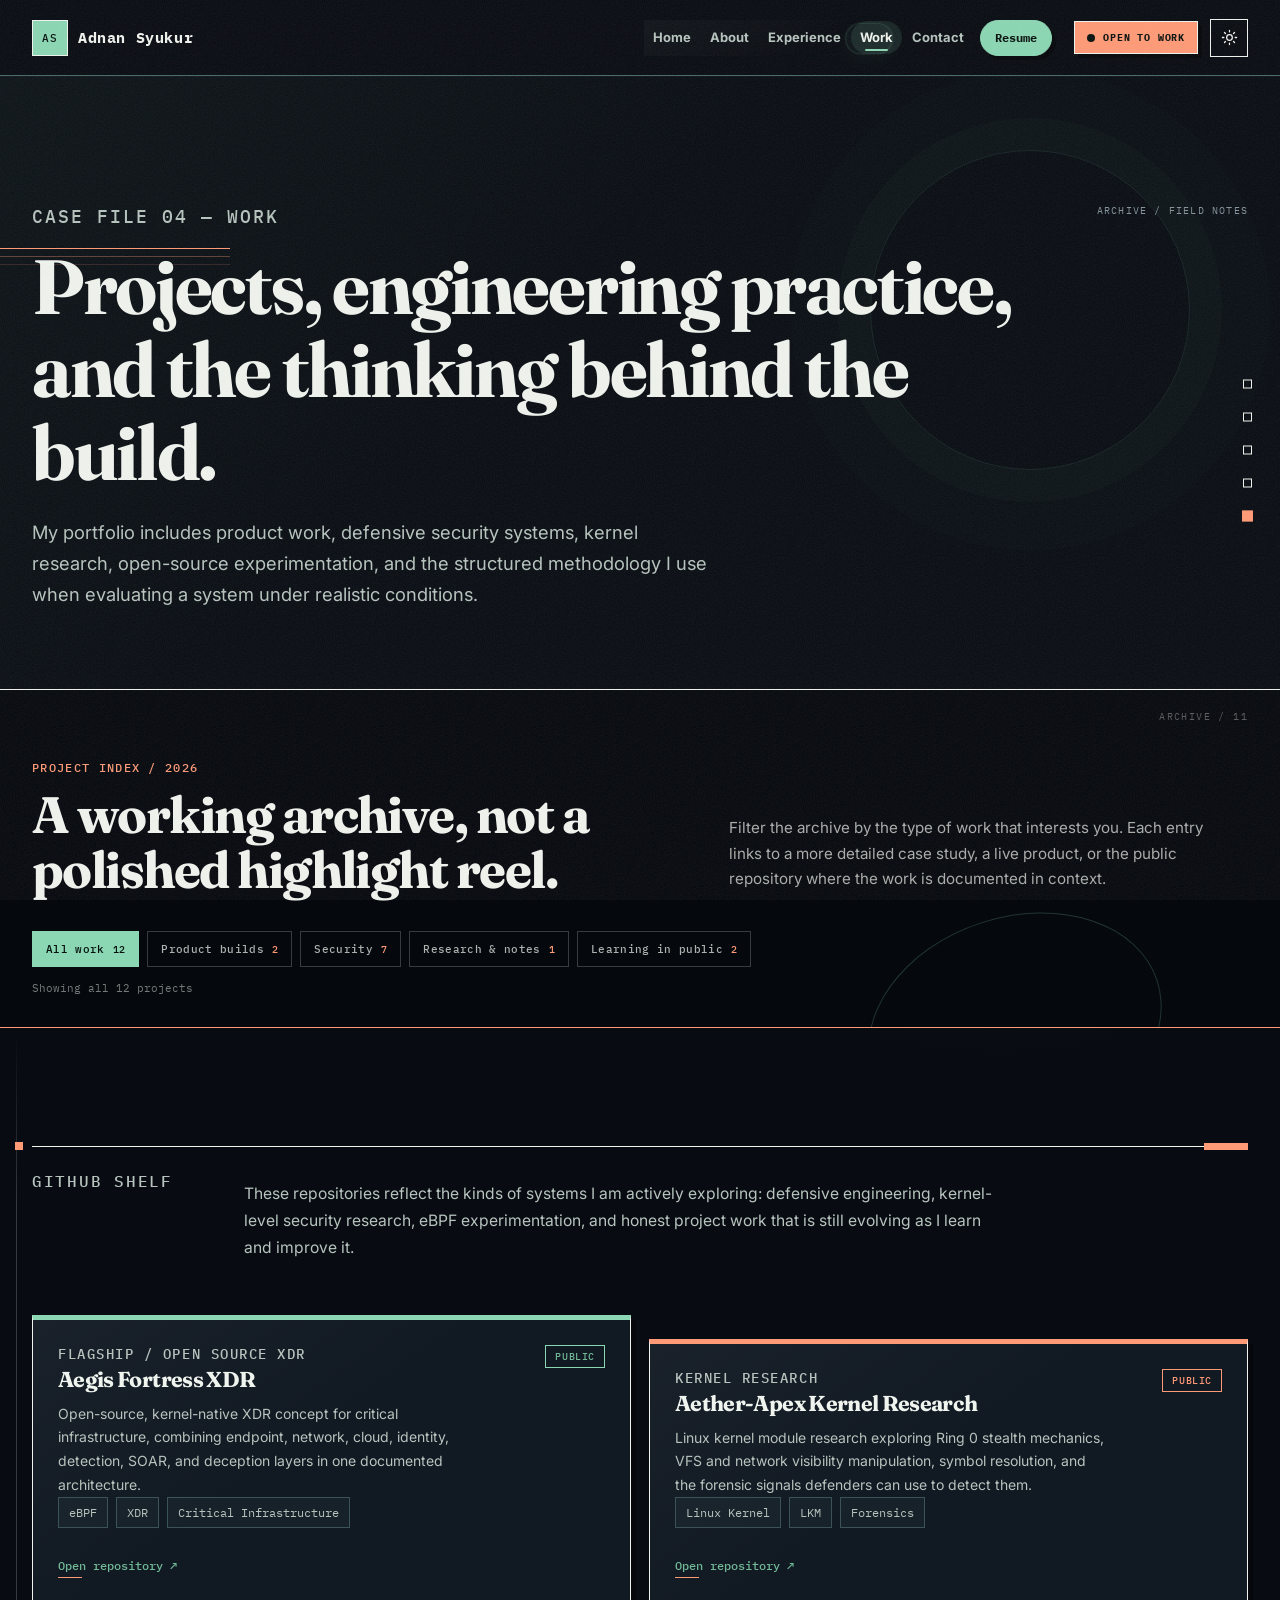
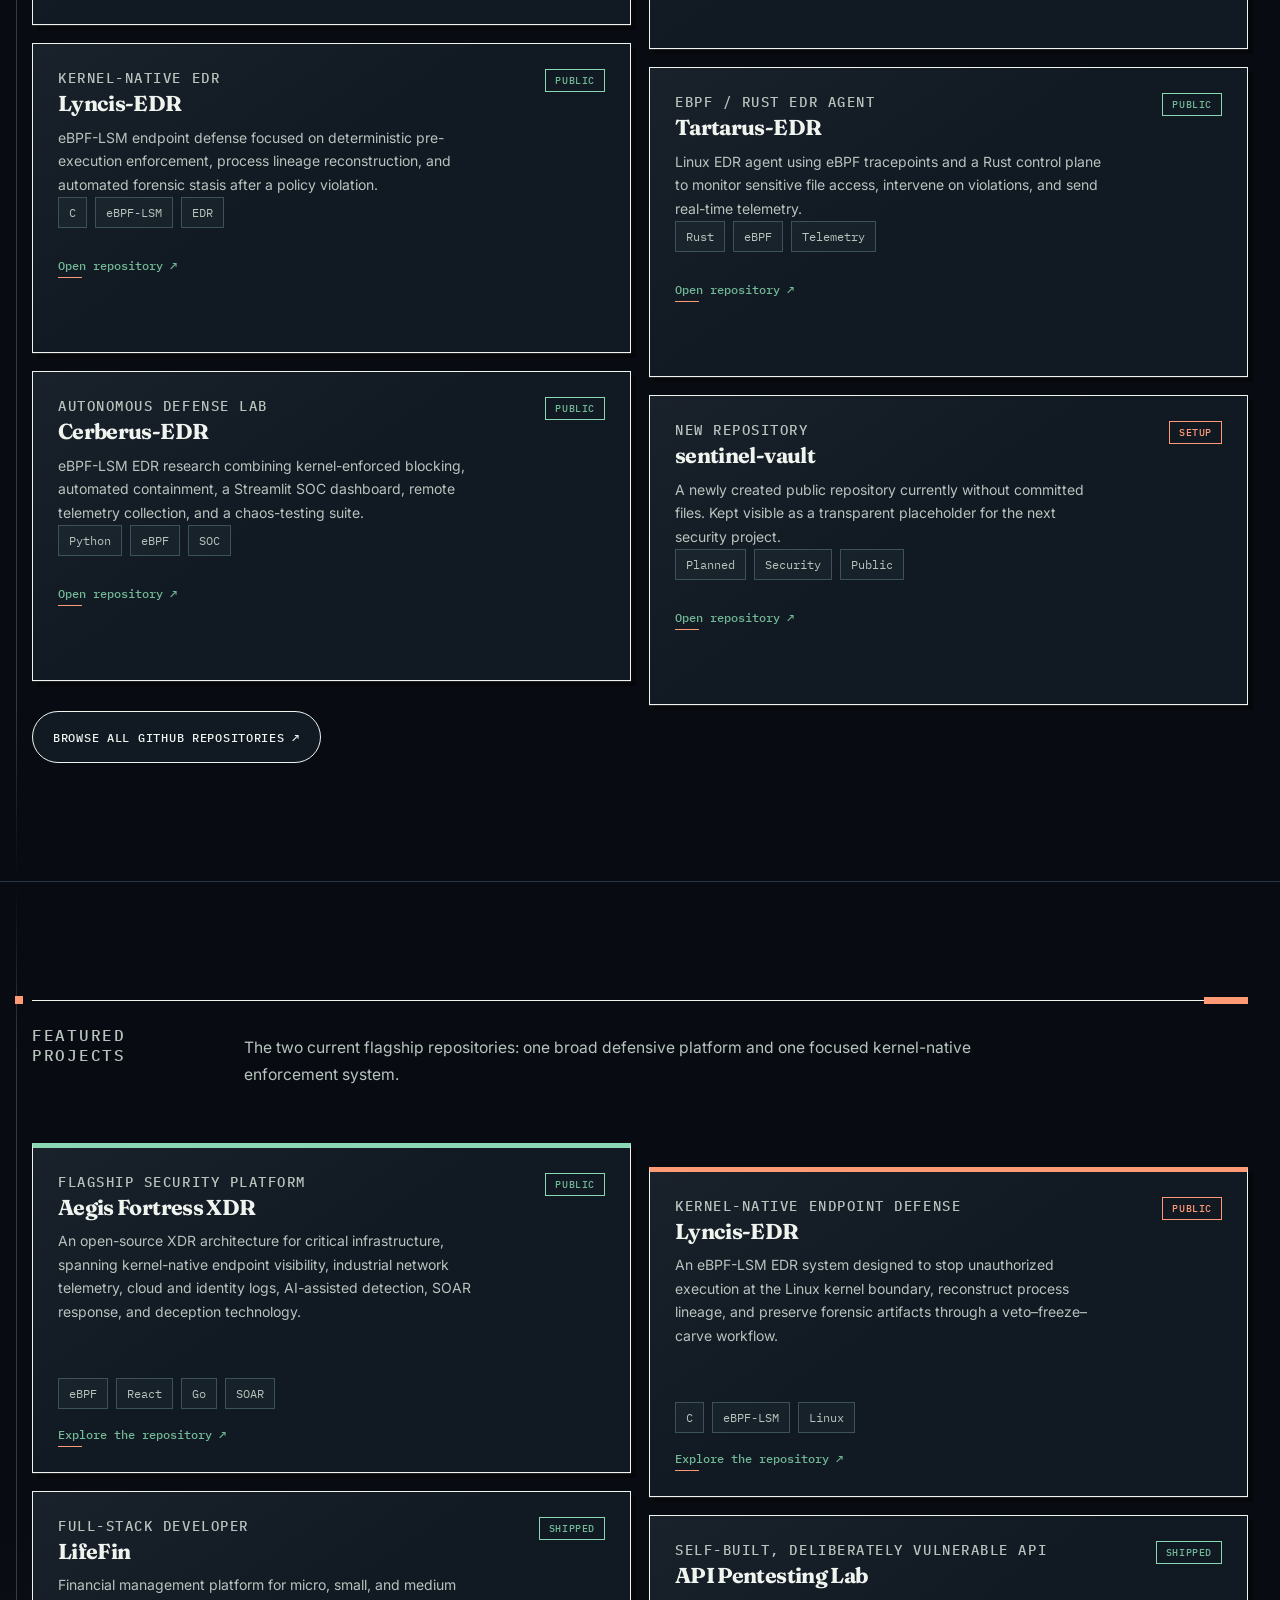
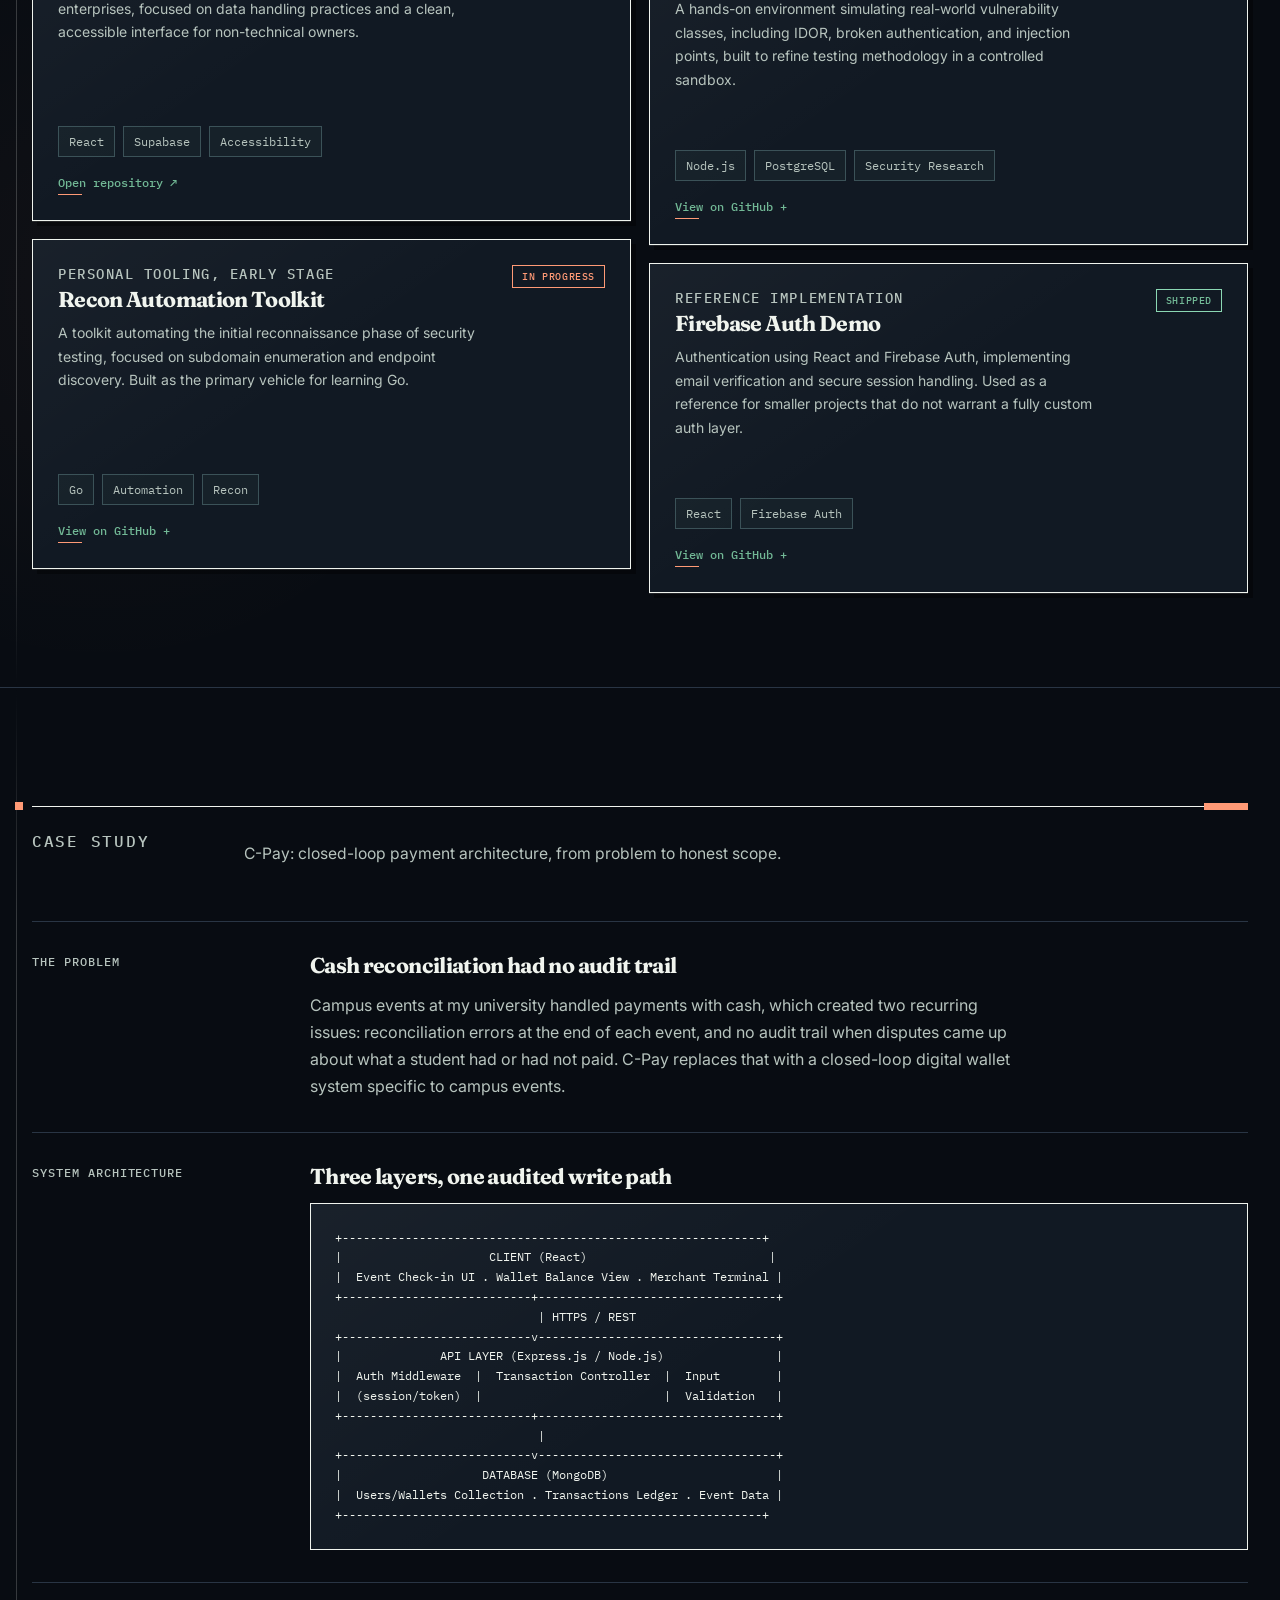
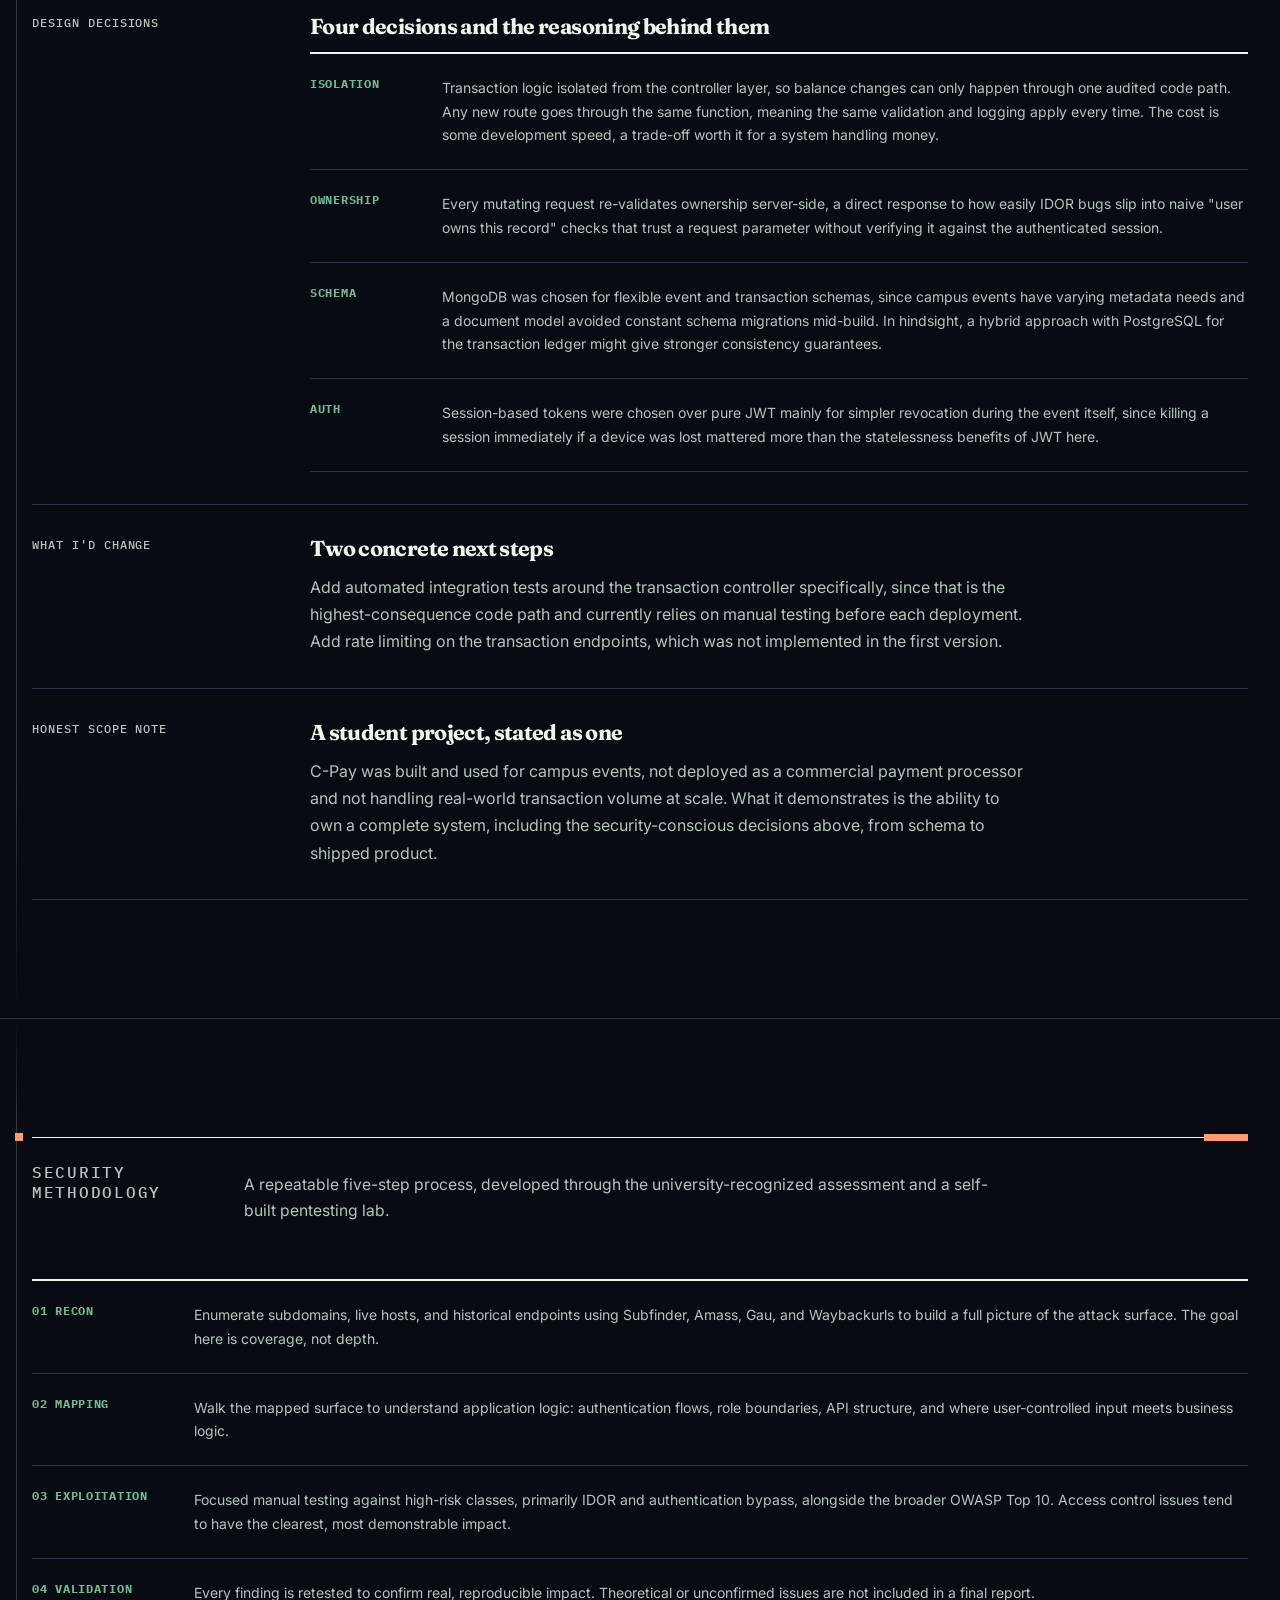
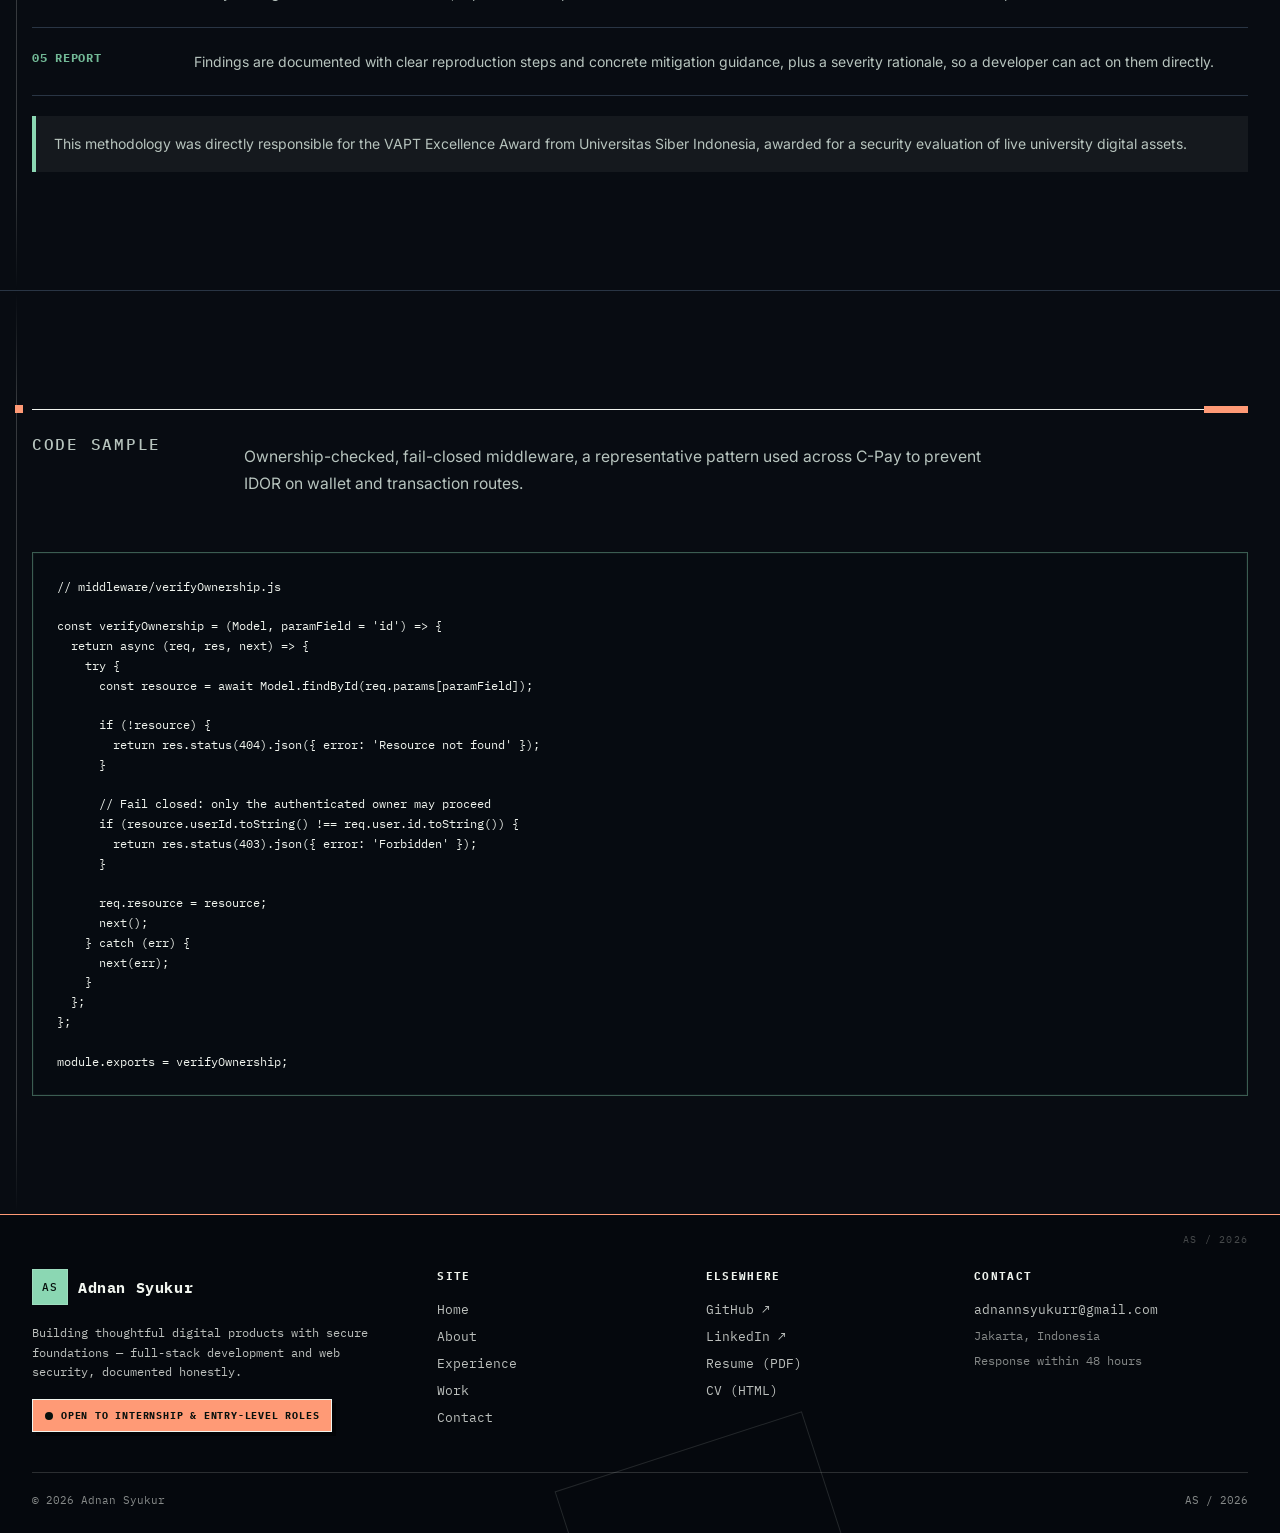
<file: work.html>
<!DOCTYPE html>
<html lang="en">
<head>
<meta charset="UTF-8">
<meta name="viewport" content="width=device-width, initial-scale=1.0, viewport-fit=cover">
<meta name="theme-color" content="#080C12">
<meta name="color-scheme" content="light dark">
<script>
/* Dark is the portfolio's primary direction; an explicit light choice wins. */
(function(){try{var t=localStorage.getItem('theme');if(t!=='light'){document.documentElement.setAttribute('data-theme','dark')}}catch(e){document.documentElement.setAttribute('data-theme','dark')}})();
</script>
<meta name="robots" content="index, follow, max-snippet:-1, max-image-preview:large, max-video-preview:-1">

<!-- Canonical and language tags -->
<link rel="canonical" href="https://adnanporto.my.id/work.html">
<link rel="alternate" hreflang="en" href="https://adnanporto.my.id/work.html">

<!-- Primary Meta Tags -->
<title>Work | Adnan Syukur | Featured Projects & Case Studies</title>
<meta name="description" content="Portfolio of security engineering and systems research projects including Aegis Fortress XDR, Lyncis-EDR, Tartarus-EDR, Cerberus-EDR, and Aether-Apex.">
<meta name="author" content="Adnan Syukur">
<meta name="keywords" content="projects, portfolio, Aegis Fortress XDR, Lyncis EDR, eBPF, Linux security, kernel research, cybersecurity">

<!-- Open Graph / Facebook Meta Tags -->
<meta property="og:type" content="website">
<meta property="og:url" content="https://adnanporto.my.id/work.html">
<meta property="og:title" content="Work | Adnan Syukur">
<meta property="og:description" content="Featured projects, full case studies, and security testing methodology.">
<meta property="og:site_name" content="Adnan Syukur Portfolio">

<!-- Twitter Meta Tags -->
<meta name="twitter:card" content="summary_large_image">
<meta name="twitter:url" content="https://adnanporto.my.id/work.html">
<meta name="twitter:title" content="Work | Adnan Syukur">
<meta name="twitter:description" content="View my featured projects and comprehensive case studies.">

<!-- Favicon and Icons -->
<link rel="icon" href="assets/favicon.svg?v=2" type="image/svg+xml">
<link rel="shortcut icon" href="assets/favicon.svg?v=2">
<link rel="apple-touch-icon" href="assets/favicon.svg?v=2">

<!-- Preload and Prefetch -->
<link rel="preconnect" href="https://fonts.googleapis.com">
<link rel="preconnect" href="https://fonts.gstatic.com" crossorigin>
<link rel="preload" href="css/style.css" as="style">

<!-- Stylesheet -->
<link rel="stylesheet" href="css/style.css">
<link rel="preload" href="https://fonts.googleapis.com/css2?family=Fraunces:opsz,wght@9..144,600..800&family=Inter:wght@400..800&family=IBM+Plex+Mono:wght@400..700&display=swap" as="style" data-font-stylesheet>
<noscript><link rel="stylesheet" href="https://fonts.googleapis.com/css2?family=Fraunces:opsz,wght@9..144,600..800&family=Inter:wght@400..800&family=IBM+Plex+Mono:wght@400..700&display=swap"></noscript>
<script type="application/ld+json">
{"@context":"https://schema.org","@type":"BreadcrumbList","itemListElement":[{"@type":"ListItem","position":1,"name":"Home","item":"https://adnanporto.my.id/"},{"@type":"ListItem","position":2,"name":"Work","item":"https://adnanporto.my.id/work.html"}]}
</script>

<!-- No-JavaScript fallback -->
<noscript>
  <p>This site works best with JavaScript enabled.</p>
</noscript>
</head>
<body>

<header class="site-header">
  <div class="container header-inner">
    <a class="brand" href="index.html">
      <span class="brand-mark">AS</span>
      <span class="brand-label">Adnan Syukur</span>
    </a>

    <nav class="site-nav" id="site-nav" aria-label="Main navigation">
      <a href="index.html">Home</a>
      <a href="about.html">About</a>
      <a href="experience.html">Experience</a>
      <a href="work.html" aria-current="page">Work</a>
      <a href="contact.html">Contact</a>
      <a class="nav-cta" href="assets/Adnan%20Syukur%20CV.pdf" target="_blank" rel="noopener">Resume</a>
    </nav>

    <div class="nav-meta" aria-label="Availability status">
      <span class="nav-status"><span class="nav-status-dot"></span>Open to work</span>
    </div>

    <button class="theme-toggle" id="theme-toggle" type="button" aria-label="Switch to dark mode" aria-pressed="false">
      <svg class="icon-sun" viewBox="0 0 24 24" fill="none" stroke="currentColor" stroke-width="1.8" stroke-linecap="round" aria-hidden="true"><circle cx="12" cy="12" r="4"></circle><path d="M12 2v2m0 16v2M4.9 4.9l1.4 1.4m11.4 11.4 1.4 1.4M2 12h2m16 0h2M4.9 19.1l1.4-1.4M17.7 6.3l1.4-1.4"></path></svg>
      <svg class="icon-moon" viewBox="0 0 24 24" fill="none" stroke="currentColor" stroke-width="1.8" stroke-linecap="round" stroke-linejoin="round" aria-hidden="true"><path d="M21 12.79A9 9 0 1 1 11.21 3 7 7 0 0 0 21 12.79z"></path></svg>
    </button>

    <button class="nav-toggle" id="nav-toggle" aria-label="Toggle navigation" aria-expanded="false">
      <span></span><span></span><span></span>
    </button>
  </div>
</header>

<main>

  <section class="page-hero">
    <div class="container">
      <p class="kicker">Case File 04 — Work</p>
      <h1>Projects, engineering practice, and the thinking behind the build.</h1>
      <p>My portfolio includes product work, defensive security systems, kernel research, open-source experimentation, and the structured methodology I use when evaluating a system under realistic conditions.</p>
    </div>
  </section>

  <section class="project-index" aria-labelledby="project-index-title">
    <div class="container">
      <div class="project-index-top">
        <div>
          <p class="section-label">Project Index / 2026</p>
          <h2 id="project-index-title">A working archive, not a polished highlight reel.</h2>
        </div>
        <p>Filter the archive by the type of work that interests you. Each entry links to a more detailed case study, a live product, or the public repository where the work is documented in context.</p>
      </div>
      <div class="project-filters" role="group" aria-label="Filter projects">
        <button class="project-filter is-active" type="button" data-filter="all" aria-pressed="true">All work <span>12</span></button>
        <button class="project-filter" type="button" data-filter="build" aria-pressed="false">Product builds <span>2</span></button>
        <button class="project-filter" type="button" data-filter="security" aria-pressed="false">Security <span>7</span></button>
        <button class="project-filter" type="button" data-filter="research" aria-pressed="false">Research &amp; notes <span>1</span></button>
        <button class="project-filter" type="button" data-filter="learning" aria-pressed="false">Learning in public <span>2</span></button>
      </div>
      <p class="project-filter-status" aria-live="polite">Showing all 12 projects</p>
    </div>
  </section>

  <section class="section">
    <div class="container">
      <div class="section-heading">
        <p class="section-label">GitHub Shelf</p>
        <p>These repositories reflect the kinds of systems I am actively exploring: defensive engineering, kernel-level security research, eBPF experimentation, and honest project work that is still evolving as I learn and improve it.</p>
      </div>

      <div class="card-grid two github-grid">
        <article class="card github-card portfolio-project" data-category="security">
          <div class="card-top"><p class="card-kicker">Flagship / Open Source XDR</p><span class="status">Public</span></div>
          <h3>Aegis Fortress XDR</h3>
          <p>Open-source, kernel-native XDR concept for critical infrastructure, combining endpoint, network, cloud, identity, detection, SOAR, and deception layers in one documented architecture.</p>
          <div class="card-footer"><div class="tags"><span class="tag">eBPF</span><span class="tag">XDR</span><span class="tag">Critical Infrastructure</span></div><a class="card-link" href="https://github.com/SS7ZX/Aegis-Fortress-XDR" target="_blank" rel="noopener">Open repository &#8599;</a></div>
        </article>

        <article class="card github-card portfolio-project" data-category="research">
          <div class="card-top"><p class="card-kicker">Kernel Research</p><span class="status">Public</span></div>
          <h3>Aether-Apex Kernel Research</h3>
          <p>Linux kernel module research exploring Ring 0 stealth mechanics, VFS and network visibility manipulation, symbol resolution, and the forensic signals defenders can use to detect them.</p>
          <div class="card-footer"><div class="tags"><span class="tag">Linux Kernel</span><span class="tag">LKM</span><span class="tag">Forensics</span></div><a class="card-link" href="https://github.com/SS7ZX/Aether-Apex-Kernel-Research" target="_blank" rel="noopener">Open repository &#8599;</a></div>
        </article>

        <article class="card github-card portfolio-project" data-category="security">
          <div class="card-top"><p class="card-kicker">Kernel-Native EDR</p><span class="status">Public</span></div>
          <h3>Lyncis-EDR</h3>
          <p>eBPF-LSM endpoint defense focused on deterministic pre-execution enforcement, process lineage reconstruction, and automated forensic stasis after a policy violation.</p>
          <div class="card-footer"><div class="tags"><span class="tag">C</span><span class="tag">eBPF-LSM</span><span class="tag">EDR</span></div><a class="card-link" href="https://github.com/SS7ZX/Lyncis-EDR" target="_blank" rel="noopener">Open repository &#8599;</a></div>
        </article>

        <article class="card github-card portfolio-project" data-category="security">
          <div class="card-top"><p class="card-kicker">eBPF / Rust EDR Agent</p><span class="status">Public</span></div>
          <h3>Tartarus-EDR</h3>
          <p>Linux EDR agent using eBPF tracepoints and a Rust control plane to monitor sensitive file access, intervene on violations, and send real-time telemetry.</p>
          <div class="card-footer"><div class="tags"><span class="tag">Rust</span><span class="tag">eBPF</span><span class="tag">Telemetry</span></div><a class="card-link" href="https://github.com/SS7ZX/Tartatus-EDR" target="_blank" rel="noopener">Open repository &#8599;</a></div>
        </article>

        <article class="card github-card portfolio-project" data-category="security">
          <div class="card-top"><p class="card-kicker">Autonomous Defense Lab</p><span class="status">Public</span></div>
          <h3>Cerberus-EDR</h3>
          <p>eBPF-LSM EDR research combining kernel-enforced blocking, automated containment, a Streamlit SOC dashboard, remote telemetry collection, and a chaos-testing suite.</p>
          <div class="card-footer"><div class="tags"><span class="tag">Python</span><span class="tag">eBPF</span><span class="tag">SOC</span></div><a class="card-link" href="https://github.com/SS7ZX/Cerberus-EDR" target="_blank" rel="noopener">Open repository &#8599;</a></div>
        </article>

        <article class="card github-card portfolio-project" data-category="learning">
          <div class="card-top"><p class="card-kicker">New Repository</p><span class="status progress">Setup</span></div>
          <h3>sentinel-vault</h3>
          <p>A newly created public repository currently without committed files. Kept visible as a transparent placeholder for the next security project.</p>
          <div class="card-footer"><div class="tags"><span class="tag">Planned</span><span class="tag">Security</span><span class="tag">Public</span></div><a class="card-link" href="https://github.com/SS7ZX/sentinel-vault" target="_blank" rel="noopener">Open repository &#8599;</a></div>
        </article>
      </div>

      <div class="actions github-actions"><a class="button button-secondary" href="https://github.com/SS7ZX?tab=repositories" target="_blank" rel="noopener">Browse all GitHub repositories &#8599;</a></div>
    </div>
  </section>

  <section class="section">
    <div class="container">
      <div class="section-heading">
        <p class="section-label">Featured Projects</p>
        <p>The two current flagship repositories: one broad defensive platform and one focused kernel-native enforcement system.</p>
      </div>

      <div class="card-grid two">

        <div class="card project-card portfolio-project" data-category="security">
          <div>
            <div class="card-top">
              <p class="card-kicker">Flagship Security Platform</p>
              <span class="status">Public</span>
            </div>
            <h3>Aegis Fortress XDR</h3>
            <p>An open-source XDR architecture for critical infrastructure, spanning kernel-native endpoint visibility, industrial network telemetry, cloud and identity logs, AI-assisted detection, SOAR response, and deception technology.</p>
          </div>
          <div class="card-footer">
            <div class="tags"><span class="tag">eBPF</span><span class="tag">React</span><span class="tag">Go</span><span class="tag">SOAR</span></div>
            <a class="card-link project-link" href="https://github.com/SS7ZX/Aegis-Fortress-XDR" target="_blank" rel="noopener">Explore the repository &#8599;</a>
          </div>
        </div>

        <div class="card project-card portfolio-project" data-category="security">
          <div>
            <div class="card-top">
              <p class="card-kicker">Kernel-Native Endpoint Defense</p>
              <span class="status">Public</span>
            </div>
            <h3>Lyncis-EDR</h3>
            <p>An eBPF-LSM EDR system designed to stop unauthorized execution at the Linux kernel boundary, reconstruct process lineage, and preserve forensic artifacts through a veto–freeze–carve workflow.</p>
          </div>
          <div class="card-footer">
            <div class="tags"><span class="tag">C</span><span class="tag">eBPF-LSM</span><span class="tag">Linux</span></div>
            <a class="card-link project-link" href="https://github.com/SS7ZX/Lyncis-EDR" target="_blank" rel="noopener">Explore the repository &#8599;</a>
          </div>
        </div>

        <div class="card project-card portfolio-project" data-category="build">
          <div>
            <div class="card-top">
              <p class="card-kicker">Full-Stack Developer</p>
              <span class="status">Shipped</span>
            </div>
            <h3>LifeFin</h3>
            <p>Financial management platform for micro, small, and medium enterprises, focused on data handling practices and a clean, accessible interface for non-technical owners.</p>
          </div>
          <div class="card-footer">
            <div class="tags"><span class="tag">React</span><span class="tag">Supabase</span><span class="tag">Accessibility</span></div>
            <a class="card-link project-link" href="https://github.com/SS7ZX/lifefin-webapp" target="_blank" rel="noopener">Open repository &#8599;</a>
          </div>
        </div>

        <div class="card project-card portfolio-project" data-category="security">
          <div>
            <div class="card-top">
              <p class="card-kicker">Self-Built, Deliberately Vulnerable API</p>
              <span class="status">Shipped</span>
            </div>
            <h3>API Pentesting Lab</h3>
            <p>A hands-on environment simulating real-world vulnerability classes, including IDOR, broken authentication, and injection points, built to refine testing methodology in a controlled sandbox.</p>
          </div>
          <div class="card-footer">
            <div class="tags"><span class="tag">Node.js</span><span class="tag">PostgreSQL</span><span class="tag">Security Research</span></div>
          </div>
        </div>

        <div class="card project-card portfolio-project" data-category="learning">
          <div>
            <div class="card-top">
              <p class="card-kicker">Personal Tooling, Early Stage</p>
              <span class="status progress">In Progress</span>
            </div>
            <h3>Recon Automation Toolkit</h3>
            <p>A toolkit automating the initial reconnaissance phase of security testing, focused on subdomain enumeration and endpoint discovery. Built as the primary vehicle for learning Go.</p>
          </div>
          <div class="card-footer">
            <div class="tags"><span class="tag">Go</span><span class="tag">Automation</span><span class="tag">Recon</span></div>
          </div>
        </div>

        <div class="card project-card portfolio-project" data-category="build">
          <div>
            <div class="card-top">
              <p class="card-kicker">Reference Implementation</p>
              <span class="status">Shipped</span>
            </div>
            <h3>Firebase Auth Demo</h3>
            <p>Authentication using React and Firebase Auth, implementing email verification and secure session handling. Used as a reference for smaller projects that do not warrant a fully custom auth layer.</p>
          </div>
          <div class="card-footer">
            <div class="tags"><span class="tag">React</span><span class="tag">Firebase Auth</span></div>
          </div>
        </div>

      </div>
    </div>
  </section>

  <section class="section">
    <div class="container">
      <div class="section-heading">
        <p class="section-label">Case Study</p>
        <p>C-Pay: closed-loop payment architecture, from problem to honest scope.</p>
      </div>

      <div class="case-study">
        <p class="case-study-label">The Problem</p>
        <div>
          <h3>Cash reconciliation had no audit trail</h3>
          <p>Campus events at my university handled payments with cash, which created two recurring issues: reconciliation errors at the end of each event, and no audit trail when disputes came up about what a student had or had not paid. C-Pay replaces that with a closed-loop digital wallet system specific to campus events.</p>
        </div>
      </div>

      <div class="case-study">
        <p class="case-study-label">System Architecture</p>
        <div>
          <h3>Three layers, one audited write path</h3>
          <pre class="architecture">+------------------------------------------------------------+
|                     CLIENT (React)                          |
|  Event Check-in UI . Wallet Balance View . Merchant Terminal |
+---------------------------+----------------------------------+
                             | HTTPS / REST
+---------------------------v----------------------------------+
|              API LAYER (Express.js / Node.js)                |
|  Auth Middleware  |  Transaction Controller  |  Input        |
|  (session/token)  |                          |  Validation   |
+---------------------------+----------------------------------+
                             |
+---------------------------v----------------------------------+
|                    DATABASE (MongoDB)                        |
|  Users/Wallets Collection . Transactions Ledger . Event Data |
+------------------------------------------------------------+</pre>
        </div>
      </div>

      <div class="case-study">
        <p class="case-study-label">Design Decisions</p>
        <div>
          <h3>Four decisions and the reasoning behind them</h3>
          <ul class="rule-list">
            <li><strong>Isolation</strong><span>Transaction logic isolated from the controller layer, so balance changes can only happen through one audited code path. Any new route goes through the same function, meaning the same validation and logging apply every time. The cost is some development speed, a trade-off worth it for a system handling money.</span></li>
            <li><strong>Ownership</strong><span>Every mutating request re-validates ownership server-side, a direct response to how easily IDOR bugs slip into naive "user owns this record" checks that trust a request parameter without verifying it against the authenticated session.</span></li>
            <li><strong>Schema</strong><span>MongoDB was chosen for flexible event and transaction schemas, since campus events have varying metadata needs and a document model avoided constant schema migrations mid-build. In hindsight, a hybrid approach with PostgreSQL for the transaction ledger might give stronger consistency guarantees.</span></li>
            <li><strong>Auth</strong><span>Session-based tokens were chosen over pure JWT mainly for simpler revocation during the event itself, since killing a session immediately if a device was lost mattered more than the statelessness benefits of JWT here.</span></li>
          </ul>
        </div>
      </div>

      <div class="case-study">
        <p class="case-study-label">What I'd Change</p>
        <div>
          <h3>Two concrete next steps</h3>
          <p>Add automated integration tests around the transaction controller specifically, since that is the highest-consequence code path and currently relies on manual testing before each deployment. Add rate limiting on the transaction endpoints, which was not implemented in the first version.</p>
        </div>
      </div>

      <div class="case-study">
        <p class="case-study-label">Honest Scope Note</p>
        <div>
          <h3>A student project, stated as one</h3>
          <p>C-Pay was built and used for campus events, not deployed as a commercial payment processor and not handling real-world transaction volume at scale. What it demonstrates is the ability to own a complete system, including the security-conscious decisions above, from schema to shipped product.</p>
        </div>
      </div>
    </div>
  </section>

  <section class="section">
    <div class="container">
      <div class="section-heading">
        <p class="section-label">Security Methodology</p>
        <p>A repeatable five-step process, developed through the university-recognized assessment and a self-built pentesting lab.</p>
      </div>
      <ul class="rule-list">
        <li><strong>01 Recon</strong><span>Enumerate subdomains, live hosts, and historical endpoints using Subfinder, Amass, Gau, and Waybackurls to build a full picture of the attack surface. The goal here is coverage, not depth.</span></li>
        <li><strong>02 Mapping</strong><span>Walk the mapped surface to understand application logic: authentication flows, role boundaries, API structure, and where user-controlled input meets business logic.</span></li>
        <li><strong>03 Exploitation</strong><span>Focused manual testing against high-risk classes, primarily IDOR and authentication bypass, alongside the broader OWASP Top 10. Access control issues tend to have the clearest, most demonstrable impact.</span></li>
        <li><strong>04 Validation</strong><span>Every finding is retested to confirm real, reproducible impact. Theoretical or unconfirmed issues are not included in a final report.</span></li>
        <li><strong>05 Report</strong><span>Findings are documented with clear reproduction steps and concrete mitigation guidance, plus a severity rationale, so a developer can act on them directly.</span></li>
      </ul>
      <div class="note">This methodology was directly responsible for the VAPT Excellence Award from Universitas Siber Indonesia, awarded for a security evaluation of live university digital assets.</div>
    </div>
  </section>

  <section class="section section-last">
    <div class="container">
      <div class="section-heading">
        <p class="section-label">Code Sample</p>
        <p>Ownership-checked, fail-closed middleware, a representative pattern used across C-Pay to prevent IDOR on wallet and transaction routes.</p>
      </div>
      <pre class="code">// middleware/verifyOwnership.js

const verifyOwnership = (Model, paramField = 'id') => {
  return async (req, res, next) => {
    try {
      const resource = await Model.findById(req.params[paramField]);

      if (!resource) {
        return res.status(404).json({ error: 'Resource not found' });
      }

      // Fail closed: only the authenticated owner may proceed
      if (resource.userId.toString() !== req.user.id.toString()) {
        return res.status(403).json({ error: 'Forbidden' });
      }

      req.resource = resource;
      next();
    } catch (err) {
      next(err);
    }
  };
};

module.exports = verifyOwnership;</pre>
    </div>
  </section>

</main>

<footer class="site-footer">
  <div class="container">
    <div class="footer-grid">
      <div class="footer-brand">
        <a class="brand" href="index.html">
          <span class="brand-mark">AS</span>
          <span class="brand-label">Adnan Syukur</span>
        </a>
        <p>Building thoughtful digital products with secure foundations — full-stack development and web security, documented honestly.</p>
        <span class="nav-status"><span class="nav-status-dot"></span>Open to internship &amp; entry-level roles</span>
      </div>
      <nav class="footer-col" aria-label="Site links">
        <h4>Site</h4>
        <a href="index.html">Home</a>
        <a href="about.html">About</a>
        <a href="experience.html">Experience</a>
        <a href="work.html">Work</a>
        <a href="contact.html">Contact</a>
      </nav>
      <div class="footer-col">
        <h4>Elsewhere</h4>
        <a href="https://github.com/SS7ZX" target="_blank" rel="noopener">GitHub &#8599;</a>
        <a href="https://www.linkedin.com/in/adnansyukurs/" target="_blank" rel="noopener">LinkedIn &#8599;</a>
        <a href="assets/Adnan%20Syukur%20CV.pdf" target="_blank" rel="noopener">Resume (PDF)</a>
        <a href="Adnan-Syukur-CV.html">CV (HTML)</a>
      </div>
      <div class="footer-col">
        <h4>Contact</h4>
        <a href="mailto:adnannsyukurr@gmail.com">adnannsyukurr@gmail.com</a>
        <span>Jakarta, Indonesia</span>
        <span>Response within 48 hours</span>
      </div>
    </div>
    <div class="footer-inner">
      <p>&copy; <span id="year"></span> Adnan Syukur</p>
      <p>AS / 2026</p>
    </div>
  </div>
</footer>

<button class="back-top" id="back-top" aria-label="Back to top">&#8593;</button>

<script src="js/script.js"></script>
</body>
</html>
</file>
<file: css/style.css>
/* ==========================================================================
   ADNAN SYUKUR — PORTFOLIO STYLESHEET · v3.0
   Art direction: "Case File" — paper, ink, hard frames, mono annotations.
   Every value flows from the tokens below; there are no second palettes.
   Sections:
     01 Tokens (light + dark)    16 Timeline
     02 Reset & base             17 Notes
     03 Typography               18 Case studies & code
     04 Layout utilities         19 Tables
     05 Header & navigation      20 FAQ
     06 Theme toggle             21 Forms
     07 Hero (editorial frame)   22 Contact panel
     08 Marquee                  23 Footer
     09 Sections & headings      24 UI chrome (back-top, marker, chapters)
     10 Content layouts          25 Cursor & grain
     11 Rule list                26 Reveal & entrance
     12 Cards & grids            27 View transitions
     13 Stats band               28 Error pages
     14 Skills matrix            29 Reduced motion · Responsive · Print
     15 Tags
   ========================================================================== */

/* --------------------------------------------------------------------------
   01 · TOKENS
   -------------------------------------------------------------------------- */
:root {
  --ink: #0F1A26;            /* primary text / hard borders */
  --ink-soft: #33404B;       /* secondary text */
  --muted: #52606A;          /* tertiary / meta text */
  --paper: #EDE7D6;          /* page ground */
  --white: #F7F2E5;          /* card ground */
  --line: #B9B5A7;           /* soft borders */
  --blue: #2F6F5E;           /* primary accent (case-file green) */
  --blue-dark: #245747;
  --orange: #A23B2E;         /* secondary accent (rust) */
  --green: #2F6F5E;
  --yellow: #D4B85A;         /* focus ring */
  --navy: #0F1A26;           /* footer / dark panels */

  --sans: 'Inter', 'Helvetica Neue', Arial, sans-serif;
  --display: 'Fraunces', Georgia, 'Times New Roman', serif;
  --mono: 'IBM Plex Mono', 'SFMono-Regular', Consolas, monospace;

  --max: 1240px;
  --header: 76px;
  --shadow: 8px 8px 0 rgba(15, 26, 38, .14);
  --shadow-soft: 5px 5px 0 rgba(15, 26, 38, .12);
  --shadow-hard: 15px 16px 0 rgba(15, 26, 38, .12);

  --wash: rgba(15, 26, 38, .05);        /* hover tint on paper */
  --wash-strong: rgba(15, 26, 38, .10);
  --paper-glass: rgba(237, 231, 214, .9); /* header backdrop */
  --glow: rgba(212, 184, 90, .5);

  --on-ink: #F7F2E5;        /* text on ink/navy */
  --on-accent: #F7F2E5;     /* text on blue/orange */
}

:root[data-theme='dark'] {
  --ink: #F0F4EE;
  --ink-soft: #B7C4BE;
  --muted: #84939A;
  --paper: #080C12;
  --white: #111923;
  --line: #293544;
  --blue: #8BD7B3;
  --blue-dark: #72B996;
  --orange: #FF9A76;
  --green: #8BD7B3;
  --yellow: #F0D579;
  --navy: #05080D;

  --shadow: 8px 8px 0 rgba(0, 0, 0, .42);
  --shadow-soft: 5px 5px 0 rgba(0, 0, 0, .34);
  --shadow-hard: 15px 16px 0 rgba(0, 0, 0, .45);
  --wash: rgba(240, 244, 238, .055);
  --wash-strong: rgba(240, 244, 238, .10);
  --paper-glass: rgba(8, 12, 18, .88);
  --glow: rgba(240, 213, 121, .45);

  --on-ink: #F0F4EE;
  --on-accent: #07100D;
}

/* --------------------------------------------------------------------------
   02 · RESET & BASE
   -------------------------------------------------------------------------- */
*, *::before, *::after { box-sizing: border-box; }
html { scroll-behavior: smooth; }
body {
  margin: 0;
  overflow-x: hidden;
  color: var(--ink);
  background: var(--paper);
  font: 16px/1.7 var(--sans);
  -webkit-font-smoothing: antialiased;
  text-rendering: optimizeLegibility;
  transition: background-color .35s ease, color .35s ease;
}

/* page grid: fine drafting lines behind everything */
body::before {
  content: '';
  position: fixed;
  inset: 0;
  z-index: -1;
  pointer-events: none;
  opacity: .22;
  background-image:
    linear-gradient(90deg, rgba(37, 38, 34, .055) 1px, transparent 1px),
    linear-gradient(rgba(37, 38, 34, .055) 1px, transparent 1px);
  background-size: 36px 36px;
  mask-image: linear-gradient(to bottom, #000, transparent 76%);
}
:root[data-theme='dark'] body::before { background-image: linear-gradient(90deg, rgba(231,225,208,.04) 1px, transparent 1px), linear-gradient(rgba(231,225,208,.04) 1px, transparent 1px); }

/* film grain: subtle paper texture, pointer-safe, above content */
body::after {
  content: '';
  position: fixed;
  inset: 0;
  z-index: 9998;
  pointer-events: none;
  opacity: .055;
  background-image: url("data:image/svg+xml,%3Csvg xmlns='http://www.w3.org/2000/svg' width='160' height='160'%3E%3Cfilter id='n'%3E%3CfeTurbulence type='fractalNoise' baseFrequency='0.9' numOctaves='2' stitchTiles='stitch'/%3E%3C/filter%3E%3Crect width='100%25' height='100%25' filter='url(%23n)'/%3E%3C/svg%3E");
}
:root[data-theme='dark'] body::after { opacity: .09; }

a { color: inherit; text-decoration: none; }
img { max-width: 100%; display: block; }
button { font: inherit; }
::selection { color: var(--on-accent); background: var(--blue); }
:focus-visible { outline: 3px solid var(--yellow); outline-offset: 3px; }

/* --------------------------------------------------------------------------
   03 · TYPOGRAPHY
   -------------------------------------------------------------------------- */
h1, h2, h3, h4 { margin: 0; color: var(--ink); font-family: var(--display); font-weight: 700; line-height: 1.08; letter-spacing: -.03em; }
h1 { max-width: 850px; font-size: clamp(3.2rem, 7vw, 6.4rem); }
h2 { font-size: clamp(2rem, 4vw, 3.5rem); }
h3 { font-size: 1.35rem; }
h4 { font-size: 1rem; }

.kicker, .section-label, .meta-label, .card-kicker, .case-study-label, .hero-index {
  color: var(--orange);
  font: 500 12px var(--mono);
  letter-spacing: .11em;
  text-transform: uppercase;
}
.kicker { margin: 0 0 22px; }
.lead { color: var(--ink); font-size: 1.4rem; line-height: 1.5; font-weight: 700; }
.prose p, .section-heading p, .page-hero p, .hero-copy { color: var(--ink-soft); }
.prose p:last-child { margin-bottom: 0; }
.muted-meta { color: var(--muted); font: 12px var(--mono); margin: 0 0 12px; }

/* --------------------------------------------------------------------------
   04 · LAYOUT UTILITIES
   -------------------------------------------------------------------------- */
.container { width: min(var(--max), calc(100% - 64px)); margin: 0 auto; }
.section { position: relative; padding: 118px 0; border-bottom: 1px solid var(--line); }
.section-last { border-bottom: 0; }
.section::before {
  content: '';
  position: absolute;
  left: max(16px, calc((100vw - var(--max)) / 2 - 28px));
  top: 0;
  width: 1px;
  height: 100%;
  background: linear-gradient(to bottom, transparent, color-mix(in srgb, var(--ink) 20%, transparent) 12%, color-mix(in srgb, var(--ink) 20%, transparent) 88%, transparent);
  pointer-events: none;
}
.section > .container { position: relative; }
.section > .container::before {
  content: '';
  position: absolute;
  top: 0;
  left: -17px;
  width: 8px;
  height: 8px;
  background: var(--orange);
  transform: translateY(-4px);
}
.section-heading { position: relative; display: grid; grid-template-columns: 180px minmax(0, 1fr); gap: 32px; border-top: 1px solid var(--ink); padding-top: 16px; margin-bottom: 54px; }
.section-heading::after { content: ''; position: absolute; right: 0; top: -1px; width: 44px; height: 7px; background: var(--orange); transform: translateY(-3px); }
.section-heading h2 { max-width: 850px; }
.section-heading p { max-width: 760px; margin: 18px 0 0; font-size: .98rem; }
.section-heading > .section-label { margin: 0; padding-top: 8px; }

/* --------------------------------------------------------------------------
   05 · HEADER & NAVIGATION
   -------------------------------------------------------------------------- */
.site-header {
  position: sticky;
  top: 0;
  z-index: 20;
  height: var(--header);
  background: var(--paper-glass);
  border-bottom: 1px solid var(--ink);
  backdrop-filter: blur(14px);
  -webkit-backdrop-filter: blur(14px);
  transition: box-shadow .3s ease, background .3s ease;
}
.site-header.is-scrolled { box-shadow: 0 14px 34px color-mix(in srgb, var(--ink) 10%, transparent); }
.header-inner { height: 100%; display: flex; align-items: center; gap: 12px; }

.brand { display: inline-flex; align-items: center; gap: 10px; flex-shrink: 0; min-width: 0; font: 500 15px var(--mono); letter-spacing: .04em; }
.brand-mark {
  width: 36px;
  height: 36px;
  display: grid;
  place-items: center;
  color: var(--on-accent);
  background: var(--blue);
  border: 1px solid var(--ink);
  font-size: 11px;
  flex-shrink: 0;
  transition: transform .35s ease, background .35s ease, color .35s ease;
}
.brand:hover .brand-mark { transform: rotate(-8deg) scale(1.08); background: var(--ink); color: var(--on-ink); }
.brand-label { color: var(--ink); font-weight: 700; white-space: nowrap; }

.site-nav { position: relative; display: flex; align-items: center; justify-content: center; gap: 1px; margin-left: auto; flex-wrap: nowrap; }
.site-nav::before {
  content: '';
  position: absolute;
  left: var(--dock-left, 0px);
  top: var(--dock-top, 0px);
  width: var(--dock-width, 0px);
  height: var(--dock-height, 0px);
  z-index: 0;
  opacity: var(--dock-opacity, 0);
  border: 1px solid color-mix(in srgb, var(--blue) 55%, transparent);
  border-radius: 999px;
  background: color-mix(in srgb, var(--blue) 13%, transparent);
  box-shadow: 0 8px 24px color-mix(in srgb, var(--blue) 14%, transparent);
  pointer-events: none;
  transform: scale(.96);
  transition: left .48s cubic-bezier(.16, 1, .3, 1), top .48s cubic-bezier(.16, 1, .3, 1), width .48s cubic-bezier(.16, 1, .3, 1), height .48s cubic-bezier(.16, 1, .3, 1), opacity .25s ease;
}
.site-nav a {
  position: relative;
  z-index: 1;
  color: var(--ink-soft);
  font-size: 13px;
  font-weight: 700;
  line-height: 1;
  padding: 10px 9px;
  white-space: nowrap;
  transition: color .2s, background .2s;
}
.site-nav a:not(.nav-cta)::after {
  content: '';
  position: absolute;
  left: 9px;
  right: 9px;
  bottom: 5px;
  height: 2px;
  background: var(--blue);
  transform: scaleX(0);
  transform-origin: right;
  transition: transform .25s ease;
}
.site-nav a:hover, .site-nav a[aria-current='page'] { color: var(--ink); background: var(--wash); }
.site-nav a:hover::after, .site-nav a[aria-current='page']::after { transform: scaleX(1); transform-origin: left; }
.site-nav .nav-cta {
  color: var(--on-ink);
  background: var(--ink);
  font-family: var(--mono);
  font-size: 12px;
  padding: 11px 14px;
  margin-left: 6px;
  border: 1px solid var(--ink);
}
.site-nav .nav-cta:hover { color: var(--on-accent); background: var(--blue); border-color: var(--blue); }

.nav-meta { display: flex; align-items: center; gap: 10px; margin-left: 10px; }
.nav-status {
  display: inline-flex;
  align-items: center;
  gap: 8px;
  padding: 9px 12px;
  color: var(--on-accent);
  background: var(--orange);
  border: 1px solid var(--ink);
  box-shadow: 4px 4px 0 var(--ink);
  font: 700 10px var(--mono);
  letter-spacing: .08em;
  text-transform: uppercase;
  white-space: nowrap;
}
.nav-status-dot { width: 8px; height: 8px; border-radius: 50%; background: var(--on-accent); box-shadow: 0 0 0 0 color-mix(in srgb, var(--on-accent) 55%, transparent); animation: pulse 2.2s infinite; }

.nav-toggle { display: none; border: 0; background: transparent; padding: 8px; cursor: pointer; }
.nav-toggle span { display: block; width: 24px; height: 2px; margin: 5px 0; background: var(--ink); transition: transform .25s, opacity .25s; }
.nav-toggle[aria-expanded='true'] span:nth-child(1) { transform: translateY(7px) rotate(45deg); }
.nav-toggle[aria-expanded='true'] span:nth-child(2) { opacity: 0; }
.nav-toggle[aria-expanded='true'] span:nth-child(3) { transform: translateY(-7px) rotate(-45deg); }

/* --------------------------------------------------------------------------
   06 · THEME TOGGLE
   -------------------------------------------------------------------------- */
.theme-toggle {
  display: grid;
  place-items: center;
  width: 38px;
  height: 38px;
  padding: 0;
  color: var(--ink);
  background: transparent;
  border: 1px solid var(--ink);
  cursor: pointer;
  flex-shrink: 0;
  transition: background .2s ease, color .2s ease, transform .2s ease;
}
.theme-toggle:hover { color: var(--on-accent); background: var(--ink); transform: rotate(-8deg); }
.theme-toggle:active { transform: rotate(-8deg) scale(.94); }
.theme-toggle svg { width: 17px; height: 17px; }
.theme-toggle .icon-sun { display: none; }
.theme-toggle .icon-moon { display: block; }
:root[data-theme='dark'] .theme-toggle .icon-sun { display: block; }
:root[data-theme='dark'] .theme-toggle .icon-moon { display: none; }

/* --------------------------------------------------------------------------
   07 · HERO — EDITORIAL FRAME
   -------------------------------------------------------------------------- */
.hero, .page-hero { position: relative; overflow: hidden; border-bottom: 1px solid var(--ink); background: var(--paper); }
.hero { padding: 88px 0 112px; }
.hero-editorial { min-height: min(820px, calc(100vh - var(--header))); display: flex; align-items: center; }
.hero-spread { display: grid; grid-template-columns: minmax(0, 1.08fr) minmax(320px, .82fr); gap: 48px; align-items: center; }
@media (min-width: 1101px) {
  .hero-spread { grid-template-columns: minmax(0, 1fr) minmax(430px, .78fr); gap: 82px; }
  .hero-intro h1 { font-size: clamp(5.2rem, 10.5vw, 10rem); }
  .frame-backdrop { inset: 38px -12px -22px 34px; }
}
@media (max-width: 1100px) and (min-width: 821px) {
  .hero-spread { grid-template-columns: minmax(0, 1fr) minmax(300px, .78fr); gap: 32px; }
  .hero-intro h1 { font-size: clamp(4.8rem, 10vw, 8.4rem); }
}

.hero-intro { position: relative; z-index: 2; padding: 34px 0; min-width: 0; }
.hero-intro .kicker { display: block; color: var(--orange); margin-bottom: 52px; }
.hero-index { margin: 0 0 15px; color: var(--muted); }
.hero-intro h1 { max-width: none; color: var(--ink); font-size: clamp(5.8rem, 13vw, 12rem); line-height: .76; letter-spacing: -.08em; text-transform: uppercase; }
.hero-intro h1 span { display: block; }
.hero-intro h1 span:last-child { color: var(--blue); margin-left: 13%; }
.hero-copy { max-width: 510px; margin: 48px 0 0; font-size: 1.05rem; }
.hero-intro::after {
  content: '';
  position: absolute;
  left: -32px;
  top: 16%;
  width: 1px;
  height: 118px;
  background: var(--orange);
  transform: scaleY(.7);
  transform-origin: top;
}

.actions { display: flex; flex-wrap: wrap; gap: 14px; margin-top: 34px; }
.button {
  display: inline-flex;
  align-items: center;
  justify-content: center;
  min-height: 52px;
  padding: 0 20px;
  border: 1px solid var(--ink);
  font: 500 12px var(--mono);
  letter-spacing: .06em;
  text-transform: uppercase;
  cursor: pointer;
  transition: transform .2s ease, box-shadow .2s ease, background .2s ease, color .2s ease;
}
.button:hover { transform: translate(-2px, -2px); box-shadow: var(--shadow-soft); }
.button:active { transform: translate(0, 0); box-shadow: none; }
.button-primary { color: var(--on-accent); background: var(--blue); border-color: var(--blue); }
.button-primary:hover { color: var(--on-ink); background: var(--ink); border-color: var(--ink); }
.button-secondary { color: var(--ink); background: var(--white); }
.button-secondary:hover { color: var(--on-accent); background: var(--ink); }

.hero-frame { position: relative; min-height: 610px; min-width: 0; transform: translate(var(--frame-x, 0), var(--frame-y, 0)) rotate(var(--frame-rotate, 1.5deg)); transition: transform .35s cubic-bezier(.2, .7, .2, 1); }
.hero-frame::before, .hero-frame::after { content: ''; position: absolute; pointer-events: none; z-index: 5; }
.hero-frame::before { inset: -16px 8px 16px -16px; border: 1px solid color-mix(in srgb, var(--ink) 45%, transparent); transform: rotate(-2deg); animation: register-float 8s ease-in-out infinite alternate; }
.hero-frame::after { inset: 15px -6px 48px 14px; border: 1px dashed color-mix(in srgb, var(--orange) 60%, transparent); transform: rotate(3deg); animation: register-pulse 5s ease-in-out infinite; }

.frame-backdrop { position: absolute; inset: 38px -22px -22px 24px; background: var(--blue); border: 1px solid var(--ink); transform: rotate(-4deg); animation: frame-shift 7s ease-in-out infinite alternate; }
.frame-paper {
  position: absolute;
  inset: 0 24px 32px 0;
  padding: 25px;
  background: var(--white);
  border: 1px solid var(--ink);
  box-shadow: var(--shadow-hard);
  overflow: hidden;
  isolation: isolate;
}
.frame-paper::before { content: ''; position: absolute; inset: 45% -15% -25% 30%; background: var(--blue); transform: rotate(-12deg); opacity: .13; z-index: 0; }
.frame-paper::after {
  content: '';
  position: absolute;
  inset: 74px 0 0;
  z-index: 0;
  pointer-events: none;
  opacity: .32;
  background-image:
    linear-gradient(90deg, transparent 49.8%, color-mix(in srgb, var(--ink) 20%, transparent) 50%, transparent 50.2%),
    linear-gradient(transparent 49.8%, color-mix(in srgb, var(--ink) 20%, transparent) 50%, transparent 50.2%);
  background-size: 112px 112px;
  mask-image: linear-gradient(to bottom, transparent, #000 35%, #000 75%, transparent);
}
.frame-paper > * { z-index: 1; position: relative; }

.frame-topline { position: relative; display: flex; justify-content: space-between; color: var(--ink); border-bottom: 1px solid color-mix(in srgb, var(--ink) 35%, transparent); padding-bottom: 12px; font: 10px var(--mono); text-transform: uppercase; letter-spacing: .08em; }
.frame-topline::before, .frame-topline::after { content: ''; position: absolute; top: -8px; width: 16px; height: 16px; border-top: 1px solid var(--orange); }
.frame-topline::before { left: -9px; border-left: 1px solid var(--orange); }
.frame-topline::after { right: -9px; border-right: 1px solid var(--orange); }

.frame-art { position: absolute; inset: 92px 32px 62px; overflow: hidden; z-index: 1; }
.art-letter {
  position: absolute;
  left: -12%;
  bottom: -14%;
  color: var(--blue);
  font: 800 27rem/.65 var(--display);
  letter-spacing: -.18em;
  opacity: .9;
  text-shadow: 10px 10px 0 color-mix(in srgb, var(--ink) 8%, transparent);
  animation: art-breathe 6s ease-in-out infinite alternate;
}
.art-line { position: absolute; left: 21%; top: 12%; width: 1px; height: 92%; background: var(--ink); transform: rotate(25deg); }
.art-orbit { position: absolute; left: 17%; top: 20%; width: 66%; aspect-ratio: 1; border: 1px solid var(--orange); border-radius: 50%; transform: rotate(-24deg) scaleY(.36); animation: orbit-drift 9s ease-in-out infinite alternate; }
.art-dot { position: absolute; left: 64%; top: 31%; width: 18px; height: 18px; background: var(--orange); border: 1px solid var(--ink); border-radius: 50%; }

.frame-caption { position: absolute; right: 24px; bottom: 24px; display: grid; gap: 4px; color: var(--ink); border-top: 1px solid var(--ink); padding-top: 10px; font: 11px var(--mono); text-align: right; text-transform: uppercase; }
.frame-caption strong { font: 800 16px var(--display); text-transform: none; letter-spacing: 0; }
.frame-note { position: absolute; left: -54px; bottom: 8px; padding: 13px 15px; color: var(--on-ink); background: var(--ink); box-shadow: 6px 6px 0 var(--orange); font: 11px/1.5 var(--mono); transform: rotate(-4deg); z-index: 6; }
.frame-note .meta-label { color: var(--orange); }
.frame-stamp {
  position: absolute;
  right: -13px;
  top: 60px;
  z-index: 6;
  display: grid;
  place-items: center;
  width: 86px;
  height: 86px;
  color: var(--on-accent);
  background: var(--orange);
  border: 1px solid var(--ink);
  box-shadow: 5px 5px 0 var(--ink);
  border-radius: 50%;
  font: 700 10px/1.2 var(--mono);
  text-align: center;
  text-transform: uppercase;
  transform: rotate(11deg);
  animation: availability-pulse 3s ease-in-out infinite;
}

/* inner pages */
.page-hero { padding: 106px 0 78px; }
.page-hero::before { content: ''; position: absolute; left: 0; top: 28%; width: 18%; height: 1px; background: var(--orange); box-shadow: 0 8px 0 color-mix(in srgb, var(--orange) 35%, transparent), 0 16px 0 color-mix(in srgb, var(--orange) 16%, transparent); }
.page-hero .container { position: relative; }
.page-hero .container::after { content: 'ARCHIVE / FIELD NOTES'; position: absolute; right: 0; top: 0; color: var(--muted); font: 10px var(--mono); letter-spacing: .12em; }
.page-hero h1 { max-width: 1000px; font-size: clamp(2.8rem, 6vw, 5.6rem); }
.page-hero p { max-width: 680px; margin: 22px 0 0; font-size: 1.15rem; }
.page-hero .kicker { margin-bottom: 18px; }

/* --------------------------------------------------------------------------
   08 · MARQUEE
   -------------------------------------------------------------------------- */
.marquee { overflow: hidden; border-top: 1px solid var(--ink); border-bottom: 1px solid var(--ink); background: var(--white); }
.marquee-track { display: flex; width: max-content; animation: marquee 32s linear infinite; }
.marquee:hover .marquee-track { animation-play-state: paused; }
.marquee-group { display: flex; align-items: center; padding: 15px 0; }
.marquee-group span { padding: 0 24px; color: var(--ink-soft); font: 600 12px var(--mono); letter-spacing: .14em; text-transform: uppercase; white-space: nowrap; }
.marquee-group i { font-style: normal; color: var(--orange); font-size: 11px; }

/* --------------------------------------------------------------------------
   09 · CONTENT LAYOUTS
   -------------------------------------------------------------------------- */
.intro-grid, .split { display: grid; grid-template-columns: 1fr 1fr; gap: 64px; align-items: start; }
.intro-grid .lead { margin-top: 0; padding-right: 18px; font-size: clamp(1.35rem, 2.4vw, 2rem); line-height: 1.35; }
.prose { max-width: 620px; }
.prose h3 { margin-bottom: 12px; }
.prose p { margin: 0 0 16px; }

/* --------------------------------------------------------------------------
   10 · RULE LIST
   -------------------------------------------------------------------------- */
.rule-list { margin: 0; padding: 0; list-style: none; border-top: 2px solid var(--ink); }
.rule-list li {
  display: grid;
  grid-template-columns: 140px 1fr;
  gap: 22px;
  padding: 22px 0;
  border-bottom: 1px solid var(--line);
  transition: padding-left .35s ease, background-color .35s ease;
}
.rule-list li:hover { padding-left: 12px; background: var(--wash); }
.rule-list strong { color: var(--blue-dark); font: 700 12px var(--mono); letter-spacing: .06em; text-transform: uppercase; }
.rule-list span { color: var(--ink-soft); font-size: 14px; }

/* --------------------------------------------------------------------------
   11 · CARDS & GRIDS
   -------------------------------------------------------------------------- */
.feature-grid, .card-grid { display: grid; grid-template-columns: repeat(3, 1fr); gap: 18px; }
.card-grid.two { grid-template-columns: repeat(2, 1fr); }
.feature-card, .card {
  position: relative;
  padding: 25px;
  overflow: hidden;
  background: var(--white);
  border: 1px solid var(--ink);
  transition: transform .45s cubic-bezier(.2, .7, .2, 1), box-shadow .45s ease, border-color .3s ease;
}
.feature-card::before, .card::before {
  content: '';
  position: absolute;
  left: 0;
  top: 0;
  width: 100%;
  height: 4px;
  background: var(--orange);
  transform: scaleX(0);
  transform-origin: left;
  transition: transform .45s cubic-bezier(.2, .7, .2, 1);
}
.feature-card:hover::before, .card:hover::before { transform: scaleX(1); }
.feature-card:hover, .card:hover { transform: translate(-4px, -4px); border-color: var(--blue); box-shadow: var(--shadow); }
.feature-card > *, .card > * { position: relative; z-index: 1; }
.feature-card { min-height: 280px; display: flex; flex-direction: column; justify-content: space-between; }
.feature-card h3 { margin: 38px 0 12px; }
.feature-card p, .card p { max-width: 48ch; margin: 0; color: var(--ink-soft); font-size: 14px; }
.feature-card h3, .card h3 { text-wrap: balance; }

.card-top { display: flex; justify-content: space-between; gap: 16px; align-items: flex-start; }
.card-kicker { margin: 0 0 12px; transition: letter-spacing .35s ease; }
.card:hover .card-kicker { letter-spacing: .16em; }
.card h3 { margin-bottom: 10px; }
.card-link {
  display: inline-block;
  margin-top: 26px;
  color: var(--blue-dark);
  font: 500 12px var(--mono);
  position: relative;
  padding-bottom: 5px;
  transition: color .2s ease, transform .2s ease;
}
.card-link::after { content: ''; position: absolute; left: 0; bottom: 0; width: 24px; height: 1px; background: var(--orange); transition: width .35s ease; }
.card-link:hover { color: var(--orange); transform: translateX(4px); }
.card:hover .card-link::after { width: 100%; }
.project-link { margin-top: 18px; }
.card-footer { display: flex; flex-direction: column; margin-top: auto; }
.project-card { min-height: 330px; display: flex; flex-direction: column; }
.project-card .card-footer { margin-top: auto; }
.github-card { min-height: 310px; }
.github-card .card-footer { gap: 4px; }
.github-actions { margin-top: 30px; }

.project-index {
  position: relative;
  padding: 58px 0 32px;
  background: var(--navy);
  color: var(--on-ink);
  border-bottom: 1px solid var(--orange);
  overflow: hidden;
}
.project-index::before { content: 'ARCHIVE / 11'; position: absolute; right: 32px; top: 20px; color: color-mix(in srgb, var(--on-ink) 35%, transparent); font: 10px var(--mono); letter-spacing: .14em; }
.project-index::after { content: ''; position: absolute; right: 9%; bottom: -110px; width: 300px; height: 220px; border: 1px solid color-mix(in srgb, var(--blue) 22%, transparent); border-radius: 50%; transform: rotate(-18deg); pointer-events: none; }
.project-index-top { position: relative; z-index: 1; display: grid; grid-template-columns: minmax(0, 1fr) minmax(280px, .8fr); gap: 48px; align-items: end; }
.project-index h2 { max-width: 620px; margin-top: 12px; color: var(--on-ink); font-size: clamp(2rem, 4vw, 3.6rem); }
.project-index-top > p { max-width: 510px; margin: 0 0 5px; color: color-mix(in srgb, var(--on-ink) 70%, transparent); font-size: .95rem; }
.project-filters { position: relative; z-index: 1; display: flex; flex-wrap: wrap; gap: 8px; margin-top: 34px; }
.project-filter { display: inline-flex; align-items: center; gap: 8px; padding: 10px 13px; color: color-mix(in srgb, var(--on-ink) 72%, transparent); background: transparent; border: 1px solid color-mix(in srgb, var(--on-ink) 22%, transparent); cursor: pointer; font: 500 11px var(--mono); letter-spacing: .03em; transition: background .2s ease, color .2s ease, border-color .2s ease, transform .2s ease; }
.project-filter span { color: var(--orange); font-size: 10px; }
.project-filter:hover { color: var(--on-ink); border-color: var(--blue); transform: translateY(-2px); }
.project-filter.is-active { color: var(--on-accent); background: var(--blue); border-color: var(--blue); }
.project-filter.is-active span { color: var(--on-accent); }
.project-filter-status { position: relative; z-index: 1; margin: 14px 0 0; color: color-mix(in srgb, var(--on-ink) 48%, transparent); font: 11px var(--mono); }
.portfolio-project.is-filtered-out { display: none; }
.portfolio-project.is-filtered-in { animation: filter-in .35s ease both; }

.card-grid.two .card:nth-child(2n) { transform: translateY(24px); }
.card-grid.two .card:nth-child(2n):hover { transform: translate(-4px, 20px); }
.card-grid.two .card:first-child { border-top: 5px solid var(--blue); }
.card-grid.two .card:nth-child(2) { border-top: 5px solid var(--orange); }
.card-grid.two .card:first-child .status { color: var(--blue-dark); border-color: var(--blue); }
.card-grid.two .card:nth-child(2) .status { color: var(--orange); border-color: var(--orange); }

.status {
  flex: 0 0 auto;
  width: fit-content;
  padding: 4px 9px;
  color: var(--blue-dark);
  border: 1px solid var(--blue);
  background: transparent;
  font: 500 10px var(--mono);
  letter-spacing: .06em;
  text-transform: uppercase;
}
.status.progress { color: var(--orange); border-color: var(--orange); }

/* --------------------------------------------------------------------------
   12 · STATS BAND
   -------------------------------------------------------------------------- */
.stats-band { background: var(--paper); border-bottom: 1px solid var(--line); }
.stats-head { display: flex; align-items: flex-end; justify-content: space-between; gap: 24px; border-top: 1px solid var(--ink); padding-top: 14px; margin-bottom: 34px; }
.stats-head .section-label { margin: 0; padding-top: 8px; }
.stats-head p:last-child { max-width: 560px; margin: 0 0 4px; color: var(--ink-soft); font-size: .95rem; }
.stats-grid { display: grid; grid-template-columns: repeat(4, 1fr); border: 1px solid var(--ink); background: var(--white); box-shadow: var(--shadow-soft); }
.stat { display: grid; gap: 10px; align-content: start; padding: 34px 28px; border-right: 1px solid var(--ink); }
.stat:last-child { border-right: 0; }
.stat-value { color: var(--ink); font: 800 clamp(2.8rem, 6vw, 4.6rem)/1 var(--display); letter-spacing: -.04em; font-variant-numeric: tabular-nums; }
.stat-label { color: var(--blue-dark); font: 700 11px var(--mono); letter-spacing: .1em; text-transform: uppercase; }
.stat-note { margin: 0; color: var(--muted); font: 12px/1.5 var(--mono); }

/* --------------------------------------------------------------------------
   13 · SKILLS MATRIX
   -------------------------------------------------------------------------- */
.skill-grid { display: grid; grid-template-columns: repeat(3, 1fr); gap: 18px; }
.skill-group { padding: 26px 24px 22px; background: var(--white); border: 1px solid var(--ink); transition: box-shadow .3s ease, transform .3s ease; }
.skill-group:hover { box-shadow: var(--shadow-soft); transform: translate(-2px, -2px); }
.skill-group h3 { margin: 0 0 20px; padding-bottom: 10px; border-bottom: 1px solid var(--ink); color: var(--blue-dark); font: 700 12px var(--mono); letter-spacing: .1em; text-transform: uppercase; }
.skill { margin-bottom: 16px; }
.skill:last-child { margin-bottom: 0; }
.skill-head { display: flex; justify-content: space-between; gap: 10px; margin-bottom: 7px; font: 500 12px var(--mono); }
.skill-head span:first-child { color: var(--ink); }
.skill-level { color: var(--orange); text-transform: uppercase; font-size: 10px; letter-spacing: .06em; }
.skill-track { position: relative; height: 6px; background: var(--paper); border: 1px solid var(--ink); }
.skill-fill { display: block; height: 100%; width: 0; background: var(--blue); transition: width 1.1s cubic-bezier(.2, .7, .2, 1); }
.skill-legend { margin: 22px 0 0; color: var(--muted); font: 11px var(--mono); letter-spacing: .04em; }

/* --------------------------------------------------------------------------
   14 · TAGS
   -------------------------------------------------------------------------- */
.stack-group { padding-top: 20px; border-top: 2px solid var(--ink); }
.stack-group h3 { margin-bottom: 18px; font-size: 1rem; letter-spacing: 0; }
.tags { display: flex; flex-wrap: wrap; gap: 8px; }
.tag { padding: 7px 10px; color: var(--ink-soft); background: var(--paper); border: 1px solid var(--ink); font: 400 12px var(--mono); }

/* --------------------------------------------------------------------------
   15 · TIMELINE
   -------------------------------------------------------------------------- */
.timeline { position: relative; margin-left: 18px; border-left: 1px solid var(--line); }
.timeline-item { position: relative; padding: 0 0 54px 44px; }
.timeline-item:last-child { padding-bottom: 0; }
.timeline-item::before {
  content: '';
  position: absolute;
  left: -6px;
  top: 4px;
  width: 11px;
  height: 11px;
  background: var(--orange);
  border: 3px solid var(--paper);
  outline: 1px solid var(--orange);
  border-radius: 50%;
}
.timeline-meta { display: flex; flex-wrap: wrap; gap: 14px; align-items: center; margin-bottom: 12px; color: var(--muted); font: 400 12px var(--mono); }
.timeline-item h3 { margin-bottom: 5px; }
.organization { margin: 0 0 18px; color: var(--blue); font-weight: 700; }
.timeline-item ul { margin: 0; padding-left: 18px; color: var(--ink-soft); font-size: 14px; }
.timeline-item li { padding-left: 5px; margin-bottom: 8px; }

/* --------------------------------------------------------------------------
   16 · NOTES
   -------------------------------------------------------------------------- */
.note { margin: 20px 0 0; padding: 16px 18px; color: var(--ink-soft); background: var(--wash); border-left: 4px solid var(--blue); font-size: 14px; }

/* --------------------------------------------------------------------------
   17 · CASE STUDIES & CODE
   -------------------------------------------------------------------------- */
.case-study { display: grid; grid-template-columns: 230px 1fr; gap: 48px; padding: 32px 0; border-top: 1px solid var(--line); }
.case-study:last-child { border-bottom: 1px solid var(--line); }
.case-study-label { color: var(--orange); font: 500 12px var(--mono); text-transform: uppercase; letter-spacing: .08em; }
.case-study h3 { margin-bottom: 14px; }
.case-study p { max-width: 720px; margin: 0; color: var(--ink-soft); }
.case-study .rule-list li { grid-template-columns: 110px 1fr; }
.code, .architecture { margin: 0; padding: 24px; overflow-x: auto; font: 12px/1.65 var(--mono); }
.code { color: var(--on-ink); background: var(--navy); border: 1px solid color-mix(in srgb, var(--blue) 40%, transparent); }
.architecture { color: var(--ink); background: var(--white); border: 1px solid var(--ink); }

/* --------------------------------------------------------------------------
   18 · TABLES
   -------------------------------------------------------------------------- */
.table-wrap { overflow-x: auto; border-top: 2px solid var(--ink); }
table { width: 100%; min-width: 650px; border-collapse: collapse; }
th, td { padding: 16px 12px; text-align: left; vertical-align: top; border-bottom: 1px solid var(--line); }
th { color: var(--ink); background: var(--wash); font: 700 11px var(--mono); letter-spacing: .07em; text-transform: uppercase; }
td { color: var(--ink-soft); font-size: 14px; }
td:first-child { color: var(--ink); font-weight: 700; }

/* --------------------------------------------------------------------------
   19 · FAQ
   -------------------------------------------------------------------------- */
.faq { max-width: 850px; }
details { border-top: 1px solid var(--line); }
details:last-child { border-bottom: 1px solid var(--line); }
summary { display: flex; justify-content: space-between; gap: 20px; padding: 21px 0; cursor: pointer; color: var(--ink); font-weight: 800; list-style: none; }
summary::-webkit-details-marker { display: none; }
summary::after { content: '+'; color: var(--blue); font: 500 20px var(--mono); }
details[open] summary::after { content: '−'; }
details p { max-width: 720px; margin: -4px 0 22px; color: var(--ink-soft); font-size: 14px; }

/* --------------------------------------------------------------------------
   20 · FORMS
   -------------------------------------------------------------------------- */
.form-grid { display: grid; grid-template-columns: repeat(2, minmax(0, 1fr)); gap: 18px; max-width: 820px; }
.form-field { display: grid; gap: 8px; }
.form-field.full { grid-column: 1 / -1; }
.form-field label { color: var(--ink); font: 500 11px var(--mono); letter-spacing: .08em; text-transform: uppercase; }
.form-field input, .form-field textarea {
  width: 100%;
  padding: 13px 14px;
  color: var(--ink);
  background: var(--white);
  border: 1px solid var(--ink);
  font: 15px/1.5 var(--sans);
}
.form-field textarea { min-height: 150px; resize: vertical; }
.form-field input::placeholder, .form-field textarea::placeholder { color: var(--muted); }
.form-field input:focus-visible, .form-field textarea:focus-visible { outline: 3px solid var(--yellow); outline-offset: 3px; }
.form-note { margin: 14px 0 0; color: var(--muted); font: 11px/1.5 var(--mono); }

/* --------------------------------------------------------------------------
   21 · CONTACT PANEL
   -------------------------------------------------------------------------- */
.contact-panel {
  position: relative;
  display: grid;
  grid-template-columns: 1fr auto;
  gap: 40px;
  align-items: end;
  padding: 42px;
  color: var(--on-ink);
  background: var(--ink);
  border: 1px solid var(--ink);
  box-shadow: 12px 12px 0 var(--blue);
  overflow: hidden;
}
.contact-panel::before { content: ''; position: absolute; width: 260px; height: 260px; right: -90px; top: -130px; border: 1px solid color-mix(in srgb, var(--on-ink) 12%, transparent); border-radius: 50%; box-shadow: 0 0 0 25px color-mix(in srgb, var(--on-ink) 3%, transparent), 0 0 0 50px color-mix(in srgb, var(--on-ink) 2%, transparent); transform: rotate(20deg); }
.contact-panel::after { content: 'LET’S MAKE SOMETHING USEFUL'; position: absolute; right: 34px; bottom: 18px; color: color-mix(in srgb, var(--on-ink) 35%, transparent); font: 10px var(--mono); letter-spacing: .14em; transform: rotate(-90deg); transform-origin: right bottom; }
.contact-panel > * { position: relative; z-index: 1; }
.contact-panel h2, .contact-panel p { color: var(--on-ink); }
.contact-panel h2 { max-width: 680px; font-size: clamp(2.5rem, 5vw, 4.5rem); }
.contact-panel p { max-width: 600px; opacity: .82; margin: 12px 0 0; }
.contact-panel .button-primary { color: var(--on-ink); background: var(--blue); border-color: var(--blue); }
.contact-panel .button-primary:hover { color: var(--on-accent); background: var(--orange); border-color: var(--orange); }
.contact-panel .button-secondary { color: var(--on-ink); border-color: color-mix(in srgb, var(--on-ink) 25%, transparent); background: transparent; }
.contact-panel .button-secondary:hover { background: var(--on-ink); color: var(--navy); }

/* --------------------------------------------------------------------------
   22 · FOOTER
   -------------------------------------------------------------------------- */
.site-footer { position: relative; padding: 54px 0 26px; background: var(--navy); color: color-mix(in srgb, var(--on-ink) 78%, transparent); border-top: 1px solid var(--orange); overflow: hidden; }
.site-footer::before { content: 'AS / 2026'; position: absolute; right: 32px; top: 18px; color: color-mix(in srgb, var(--on-ink) 28%, transparent); font: 10px var(--mono); letter-spacing: .12em; }
.site-footer::after { content: ''; position: absolute; left: 45%; bottom: -94px; width: 260px; height: 180px; border: 1px solid color-mix(in srgb, var(--on-ink) 13%, transparent); transform: rotate(-18deg); pointer-events: none; }
.footer-grid { position: relative; z-index: 1; display: grid; grid-template-columns: 1.6fr 1fr 1fr 1.2fr; gap: 40px; padding-bottom: 40px; }
.footer-brand p { max-width: 340px; margin: 18px 0; font: 12px/1.6 var(--mono); }
.footer-brand .brand-mark { border-color: color-mix(in srgb, var(--on-ink) 20%, transparent); }
.footer-col { display: grid; gap: 10px; align-content: start; }
.footer-col h4 { margin-bottom: 8px; color: var(--on-ink); font: 700 11px var(--mono); letter-spacing: .12em; text-transform: uppercase; }
.footer-col a { color: inherit; font: 400 13px var(--mono); transition: color .2s ease, padding-left .2s ease; }
.footer-col a:hover { color: var(--orange); padding-left: 6px; }
.footer-col span { color: color-mix(in srgb, var(--on-ink) 55%, transparent); font: 400 12px var(--mono); }
.footer-grid .nav-status { box-shadow: 4px 4px 0 color-mix(in srgb, var(--on-ink) 18%, transparent); }
.footer-inner { position: relative; z-index: 1; display: flex; justify-content: space-between; gap: 20px; border-top: 1px solid color-mix(in srgb, var(--on-ink) 16%, transparent); padding-top: 20px; }
.footer-inner p { margin: 0; font: 400 11px var(--mono); color: color-mix(in srgb, var(--on-ink) 55%, transparent); }

/* --------------------------------------------------------------------------
   23 · UI CHROME — back-to-top, scroll marker, chapter nav
   -------------------------------------------------------------------------- */
.back-top {
  position: fixed;
  right: 24px;
  bottom: 24px;
  width: 44px;
  height: 44px;
  display: grid;
  place-items: center;
  color: var(--on-ink);
  background: var(--ink);
  border: 1px solid var(--ink);
  cursor: pointer;
  opacity: 0;
  visibility: hidden;
  transform: translateY(12px);
  transition: opacity .25s ease, transform .25s ease, visibility .25s, background .2s ease, color .2s ease;
  z-index: 10;
}
.back-top:hover { color: var(--on-accent); background: var(--blue); border-color: var(--blue); }
.back-top.is-visible { opacity: 1; visibility: visible; transform: translateY(0); }

.scroll-marker { position: fixed; z-index: 10000; top: 0; left: 0; width: 100%; height: 3px; pointer-events: none; background: linear-gradient(90deg, var(--blue), var(--orange)); transform-origin: left center; box-shadow: 0 1px 10px var(--glow); }

.chapter-nav { position: fixed; right: 28px; top: 50%; transform: translateY(-50%); z-index: 40; display: grid; gap: 4px; }
.chapter-nav-item {
  display: flex;
  align-items: center;
  justify-content: flex-end;
  gap: 10px;
  padding: 7px 0;
  background: none;
  border: 0;
  cursor: pointer;
  color: var(--muted);
  font: 500 10px var(--mono);
  letter-spacing: .08em;
  text-transform: uppercase;
}
.chapter-nav-item::before { content: ''; width: 9px; height: 9px; border: 1px solid var(--ink); background: var(--paper); transition: background .2s ease, border-color .2s ease, transform .2s ease; }
.chapter-nav-item:hover::before, .chapter-nav-item.is-active::before { background: var(--orange); border-color: var(--orange); transform: scale(1.2); }
.chapter-nav-item span { max-width: 0; overflow: hidden; white-space: nowrap; opacity: 0; transition: opacity .25s ease, max-width .25s ease; }
.chapter-nav:hover .chapter-nav-item span { max-width: 150px; opacity: 1; }
.chapter-nav-item.is-active { color: var(--ink); }
.chapter-nav-item.is-active span { max-width: 150px; opacity: 1; }
@media (max-width: 1380px) {
  .chapter-nav-item span { display: none; }
  .chapter-nav-item.is-active span { display: none; }
  .chapter-nav { gap: 10px; }
}

/* --------------------------------------------------------------------------
   24 · CURSOR
   -------------------------------------------------------------------------- */
.cursor-dot { position: fixed; top: 0; left: 0; pointer-events: none; border-radius: 50%; z-index: 10001; opacity: 0; }
html.has-cursor, html.has-cursor a, html.has-cursor button, html.has-cursor summary, html.has-cursor label { cursor: none; }
html.has-cursor input, html.has-cursor textarea { cursor: auto; }
html.has-cursor .cursor-dot { width: 6px; height: 6px; background: var(--orange); transition: transform .18s ease, background-color .18s ease; }
html.has-cursor .cursor-dot.is-hover { transform: scale(1.6); background: var(--blue); }

/* --------------------------------------------------------------------------
   25 · REVEAL & ENTRANCE
   -------------------------------------------------------------------------- */
.reveal { opacity: 0; transform: translateY(32px); transition: opacity .65s ease, transform .65s cubic-bezier(.2, .7, .2, 1); }
.reveal.is-visible { opacity: 1; transform: none; }
.reveal:nth-child(2) { transition-delay: .08s; }
.reveal:nth-child(3) { transition-delay: .16s; }
.reveal:nth-child(4) { transition-delay: .24s; }

/* Keep page content visible immediately; transitions only run on navigation. */
body main, body .site-footer { transition: opacity .72s ease, transform .72s cubic-bezier(.16, 1, .3, 1); }
body.page-leaving main, body.page-leaving .site-footer { will-change: opacity, transform; }
body.page-leaving main, body.page-leaving .site-footer { opacity: 0; transform: translateX(-28px); }

/* --------------------------------------------------------------------------
   26 · VIEW TRANSITIONS
   -------------------------------------------------------------------------- */
@view-transition { navigation: auto; }
::view-transition-old(root) { animation: vt-out .38s cubic-bezier(.4, 0, .2, 1) both; }
::view-transition-new(root) { animation: vt-in .5s cubic-bezier(.2, .7, .2, 1) both; }

/* --------------------------------------------------------------------------
   27 · ERROR PAGES
   -------------------------------------------------------------------------- */
.error-page .error-hero { overflow: hidden; padding: 116px 0 94px; border-bottom: 1px solid var(--ink); }
.error-page .page-hero .container::after { display: none; }
.error-hero-grid { display: grid; grid-template-columns: minmax(0, 1fr) minmax(300px, .72fr); gap: 72px; align-items: center; }
.error-hero-copy { position: relative; z-index: 1; }
.error-hero-copy h1 { max-width: 720px; font-size: clamp(4.5rem, 9vw, 8.5rem); line-height: .84; }
.error-hero-copy p:last-child { max-width: 580px; margin: 30px 0 0; color: var(--ink-soft); font-size: 1.1rem; }
.error-display {
  position: relative;
  min-height: 310px;
  display: flex;
  flex-direction: column;
  justify-content: space-between;
  padding: 24px;
  background: var(--white);
  border: 1px solid var(--ink);
  box-shadow: 14px 14px 0 var(--blue);
  transform: rotate(2deg);
  isolation: isolate;
}
.error-display::before { content: ''; position: absolute; inset: 16px -12px -12px 16px; z-index: -1; border: 1px dashed var(--orange); transform: rotate(-5deg); }
.error-display::after {
  content: '';
  position: absolute;
  inset: 58px 0 0;
  z-index: -1;
  opacity: .32;
  background-image:
    linear-gradient(90deg, transparent 49.7%, color-mix(in srgb, var(--ink) 18%, transparent) 50%, transparent 50.3%),
    linear-gradient(transparent 49.7%, color-mix(in srgb, var(--ink) 18%, transparent) 50%, transparent 50.3%);
  background-size: 88px 88px;
  mask-image: linear-gradient(to bottom, transparent, #000 35%, transparent);
}
.error-display-index { color: var(--orange); font: 11px var(--mono); letter-spacing: .12em; }
.error-display strong { margin-left: -10px; color: var(--blue); font: 800 clamp(8rem, 17vw, 15rem)/.7 var(--display); letter-spacing: -.12em; text-shadow: 9px 9px 0 color-mix(in srgb, var(--ink) 8%, transparent); }
.error-display-caption { align-self: flex-end; padding-top: 12px; border-top: 1px solid var(--ink); color: var(--ink-soft); font: 11px/1.5 var(--mono); text-align: right; text-transform: uppercase; }
.error-page .error-content { align-items: start; }
.error-page .error-message h2 { font-size: clamp(2rem, 4vw, 3rem); }
.error-page .error-details { position: relative; border: 1px solid var(--ink); background: var(--white); padding: 24px; box-shadow: 7px 7px 0 color-mix(in srgb, var(--blue) 50%, transparent); }
.error-page .error-details::before { content: 'STATUS REPORT'; position: absolute; top: -10px; right: 18px; padding: 0 8px; color: var(--orange); background: var(--paper); font: 10px var(--mono); letter-spacing: .1em; }
.error-page .error-details h3 { margin-bottom: 18px; font-size: 1.1rem; }
.error-page .error-details dl { margin: 0; }
.error-page .error-details dt { margin: 12px 0 4px; color: var(--ink); font-size: 14px; font-weight: 700; }
.error-page .error-details dd { margin: 0 0 12px; padding-left: 12px; color: var(--ink-soft); font-size: 14px; }
.error-page .error-details dd ul { margin: 8px 0; padding-left: 18px; }
.error-page .error-suggestions { list-style: none; margin: 24px 0; padding: 0; }
.error-page .error-suggestions li { padding: 12px 0; border-bottom: 1px solid var(--line); color: var(--ink-soft); font-size: 15px; transition: padding-left .3s ease, background-color .3s ease; }
.error-page .error-suggestions li:hover { padding-left: 10px; background: var(--wash); }
.error-page .error-suggestions a, .error-page .error-note a { color: var(--blue-dark); font-weight: 600; text-decoration: underline; text-decoration-color: var(--orange); text-underline-offset: 4px; }
.error-page .error-note { margin: 28px 0 0; padding: 20px; background: var(--wash); border-left: 4px solid var(--blue); font-size: 14px; }
.error-page-500 .error-display strong { color: var(--orange); }
.error-page-500 .error-display { box-shadow: 14px 14px 0 var(--orange); }
.error-page-500 .error-display::before { border-color: var(--blue); }

/* --------------------------------------------------------------------------
   28 · KEYFRAMES
   -------------------------------------------------------------------------- */
@keyframes rise { from { opacity: 0; transform: translateY(26px); } to { opacity: 1; transform: none; } }
@keyframes pulse { 0%, 100% { box-shadow: 0 0 0 0 color-mix(in srgb, var(--on-accent) 40%, transparent); } 50% { box-shadow: 0 0 0 6px transparent; } }
@keyframes marquee { to { transform: translateX(-50%); } }
@keyframes frame-shift { from { transform: rotate(-4deg) translate(0, 0); } to { transform: rotate(-1deg) translate(10px, 7px); } }
@keyframes art-breathe { from { transform: translateY(0) scale(1); } to { transform: translateY(-12px) scale(1.03); } }
@keyframes orbit-drift { from { transform: rotate(-24deg) scaleY(.36) translateX(0); } to { transform: rotate(-12deg) scaleY(.36) translateX(22px); } }
@keyframes register-float { from { transform: rotate(-2deg) translate(0, 0); } to { transform: rotate(-1deg) translate(8px, 5px); } }
@keyframes register-pulse { 0%, 100% { opacity: .55; transform: rotate(3deg) scale(1); } 50% { opacity: 1; transform: rotate(2deg) scale(1.012); } }
@keyframes availability-pulse { 0%, 100% { transform: rotate(11deg) scale(1); } 50% { transform: rotate(11deg) scale(1.045); } }
@keyframes vt-out { to { opacity: 0; transform: translateX(-3vw); } }
@keyframes vt-in { from { opacity: 0; transform: translateX(3vw); } }

/* --------------------------------------------------------------------------
   29 · REDUCED MOTION · RESPONSIVE · PRINT
   -------------------------------------------------------------------------- */
@media (prefers-reduced-motion: reduce) {
  html { scroll-behavior: auto; }
  *, *::before, *::after { animation-duration: .01ms !important; animation-iteration-count: 1 !important; transition-duration: .01ms !important; }
  .reveal { opacity: 1; transform: none; }
  .marquee-track { animation: none; }
  body main, body .site-footer { transition: none; }
}

@media (max-width: 1180px) {
  .feature-grid, .card-grid { grid-template-columns: repeat(2, 1fr); }
  .skill-grid { grid-template-columns: repeat(2, 1fr); }
}

@media (max-width: 940px) and (min-width: 641px) {
  .brand-label { display: none; }
}

@media (max-width: 900px) {
  .chapter-nav { display: none; }
}

@media (max-width: 820px) {
  .container { width: min(var(--max), calc(100% - 48px)); }
  .hero-spread { grid-template-columns: 1fr; gap: 48px; }
  .hero-editorial { display: block; }
  .hero-frame { width: min(100%, 620px); min-height: 520px; margin: 0 auto; }
  .nav-status { display: none; }
  .intro-grid, .split { grid-template-columns: 1fr; gap: 34px; }
  .section-heading { grid-template-columns: 1fr; gap: 8px; margin-bottom: 34px; }
  .section-heading > .section-label { padding-top: 0; }
  .card-grid, .card-grid.two { grid-template-columns: repeat(2, 1fr); }
  .card-grid.two .card:nth-child(2n) { transform: none; }
  .card-grid.two .card:nth-child(2n):hover { transform: translate(-4px, -4px); }
  .stats-grid { grid-template-columns: repeat(2, 1fr); }
  .stat:nth-child(2) { border-right: 0; }
  .stat:nth-child(n + 3) { border-top: 1px solid var(--ink); }
  .case-study { grid-template-columns: 1fr; gap: 14px; }
  .contact-panel { grid-template-columns: 1fr; gap: 28px; padding: 30px 24px; box-shadow: 8px 8px 0 var(--blue); }
  .contact-panel::after { display: none; }
  .error-hero-grid { grid-template-columns: 1fr; gap: 54px; }
  .error-display { max-width: 560px; width: 100%; margin: 0 auto; }
  .section::before { left: 14px; }
  .section > .container::before { left: -7px; }
  .page-hero .container::after { position: static; display: block; margin-top: 26px; }
  .footer-grid { grid-template-columns: 1fr 1fr; gap: 32px; }
}

@media (max-width: 640px) {
  :root { --header: 68px; }
  .container { width: min(var(--max), calc(100% - 32px)); }
  .site-header { height: auto; }
  .header-inner { position: relative; padding: 12px 0; flex-wrap: wrap; }
  .brand { flex: 1 1 auto; }
  .site-nav {
    position: absolute;
    top: calc(100% + 6px);
    left: 0;
    right: 0;
    display: none;
    flex-direction: column;
    align-items: stretch;
    gap: 4px;
    padding: 18px 16px 22px;
    background: var(--white);
    border: 1px solid var(--ink);
    box-shadow: var(--shadow);
    z-index: 30;
  }
  .site-nav.is-open { display: flex; animation: menu-in .2s ease both; }
  .site-nav a { text-align: center; padding: 12px 9px; }
  .site-nav .nav-cta { margin: 8px 0 0; }
  .nav-meta { display: none; }
  .theme-toggle { margin-left: auto; }
  .nav-toggle { display: block; }
  .hero { padding: 62px 0 82px; }
  .hero-intro .kicker { margin-bottom: 36px; }
  .hero-intro h1 { font-size: clamp(4.3rem, 21vw, 7rem); }
  .hero-copy { margin-top: 38px; }
  .hero-frame { min-height: 420px; }
  .frame-paper { padding: 18px; }
  .frame-art { inset: 70px 20px 46px; }
  .art-letter { font-size: 18rem; }
  .frame-note { left: -4px; bottom: -12px; }
  .frame-stamp { right: -3px; top: 30px; width: 68px; height: 68px; font-size: 8px; }
  .hero-frame::before { inset: -8px 3px 8px -8px; }
  .hero-frame::after { inset: 8px -3px 36px 8px; }
  .frame-paper::after { background-size: 78px 78px; }
  .page-hero { padding: 66px 0 52px; }
  .page-hero::before { width: 28%; }
  .section { padding: 82px 0; }
  .section-heading::after { width: 30px; }
  .section::before, .section > .container::before { display: none; }
  .intro-grid .lead { padding-right: 0; }
  .feature-grid, .card-grid, .card-grid.two { grid-template-columns: 1fr; }
  .skill-grid { grid-template-columns: 1fr; }
  .stats-grid { grid-template-columns: 1fr; }
  .stat { border-right: 0; border-bottom: 1px solid var(--ink); }
  .stat:last-child { border-bottom: 0; }
  .stats-head { flex-direction: column; align-items: flex-start; gap: 10px; }
  .rule-list li { grid-template-columns: 1fr; gap: 5px; }
  .timeline-item { padding-left: 28px; }
  .form-grid { grid-template-columns: 1fr; }
  .form-field.full { grid-column: auto; }
  .footer-grid { grid-template-columns: 1fr; gap: 28px; }
  .footer-inner { flex-direction: column; gap: 8px; }
  .site-footer::before { right: 16px; }
  .site-footer::after { left: 58%; }
  .back-top { right: 16px; bottom: 16px; }
  .marquee-group span { padding: 0 18px; font-size: 10px; }
}

@media print {
  .site-header, .back-top, .actions, .marquee, .theme-toggle, .chapter-nav, .cursor-dot, .scroll-marker { display: none !important; }
  body::before, body::after { display: none; }
  body, .site-footer { background: #fff; color: #111; }
  .feature-card, .card, .frame-paper, .skill-group, .error-display { box-shadow: none; break-inside: avoid; }
  .reveal { opacity: 1; transform: none; }
  .section, .case-study { border-color: #ddd; }
}

@keyframes menu-in { from { opacity: 0; transform: translateY(-8px); } to { opacity: 1; transform: none; } }

.skip-to-main { position: absolute; left: 16px; top: -60px; z-index: 50; padding: 10px 14px; color: var(--on-ink); background: var(--ink); border: 1px solid var(--ink); }
.skip-to-main:focus { top: 16px; }

@keyframes filter-in { from { opacity: 0; transform: translateY(10px); } to { opacity: 1; transform: none; } }

@media (max-width: 640px) {
  .project-index { padding: 48px 0 26px; }
  .project-index::before { right: 16px; top: 16px; }
  .project-index-top { grid-template-columns: 1fr; gap: 18px; }
  .project-index h2 { font-size: clamp(2rem, 10vw, 3rem); }
  .project-index-top > p { font-size: .9rem; }
  .project-filters { gap: 6px; margin-top: 26px; }
  .project-filter { flex: 1 1 auto; justify-content: center; padding: 10px 8px; font-size: 10px; }
}

/* --------------------------------------------------------------------------
   30 · DARK ART DIRECTION POLISH
   -------------------------------------------------------------------------- */
:root[data-theme='dark'] body {
  background-image:
    radial-gradient(circle at 78% 8%, rgba(139, 215, 179, .075), transparent 27rem),
    radial-gradient(circle at 8% 44%, rgba(255, 154, 118, .035), transparent 24rem);
}
:root[data-theme='dark'] .site-header {
  border-bottom-color: color-mix(in srgb, var(--blue) 32%, var(--line));
  box-shadow: 0 1px 0 rgba(255,255,255,.025);
}
:root[data-theme='dark'] .site-header.is-scrolled {
  box-shadow: 0 16px 40px rgba(0,0,0,.28), 0 1px 0 rgba(139,215,179,.12);
}
:root[data-theme='dark'] .site-nav .nav-cta {
  color: var(--on-accent);
  background: var(--blue);
  border-color: var(--blue);
  box-shadow: 4px 4px 0 rgba(0,0,0,.35);
}
:root[data-theme='dark'] .site-nav .nav-cta:hover {
  color: var(--on-accent);
  background: var(--orange);
  border-color: var(--orange);
  box-shadow: 2px 2px 0 rgba(0,0,0,.35);
}
:root[data-theme='dark'] .frame-note {
  color: var(--navy);
  background: var(--blue);
}
:root[data-theme='dark'] .back-top,
:root[data-theme='dark'] .skip-to-main {
  color: var(--on-accent);
  background: var(--blue);
  border-color: var(--blue);
}
:root[data-theme='dark'] .button-primary:hover {
  color: var(--on-accent);
  background: var(--ink);
  border-color: var(--ink);
}
:root[data-theme='dark'] .brand:hover .brand-mark {
  color: var(--on-accent);
  background: var(--blue);
}
:root[data-theme='dark'] .hero,
:root[data-theme='dark'] .page-hero {
  background:
    linear-gradient(135deg, rgba(139,215,179,.035), transparent 42%),
    var(--paper);
}
:root[data-theme='dark'] .frame-paper,
:root[data-theme='dark'] .feature-card,
:root[data-theme='dark'] .card,
:root[data-theme='dark'] .skill-group,
:root[data-theme='dark'] .stats-grid,
:root[data-theme='dark'] .architecture,
:root[data-theme='dark'] .error-display,
:root[data-theme='dark'] .site-nav,
:root[data-theme='dark'] .form-field input,
:root[data-theme='dark'] .form-field textarea {
  background-image: linear-gradient(145deg, rgba(255,255,255,.035), transparent 45%);
}
:root[data-theme='dark'] .feature-card:hover,
:root[data-theme='dark'] .card:hover,
:root[data-theme='dark'] .skill-group:hover {
  box-shadow: 0 18px 38px rgba(0,0,0,.24), 0 0 0 1px color-mix(in srgb, var(--blue) 24%, transparent);
}
:root[data-theme='dark'] .marquee,
:root[data-theme='dark'] .stats-band {
  background: color-mix(in srgb, var(--paper) 88%, var(--blue));
}
:root[data-theme='dark'] .tag {
  color: var(--ink-soft);
  background: rgba(139,215,179,.045);
  border-color: color-mix(in srgb, var(--line) 82%, var(--blue));
}
:root[data-theme='dark'] .tag:hover {
  color: var(--ink);
  border-color: var(--blue);
  background: rgba(139,215,179,.10);
}
:root[data-theme='dark'] .code {
  background: #060B11;
  box-shadow: inset 0 0 0 1px rgba(139,215,179,.05);
}
:root[data-theme='dark'] .contact-panel {
  background: linear-gradient(135deg, #18252D, #0B1118 72%);
  box-shadow: 12px 12px 0 color-mix(in srgb, var(--blue) 78%, var(--navy));
}
:root[data-theme='dark'] .nav-status {
  box-shadow: 4px 4px 0 rgba(0,0,0,.45);
}
:root[data-theme='dark'] ::selection {
  color: #06110C;
  background: var(--blue);
}

@media (max-width: 640px) {
  .hero-intro h1 { letter-spacing: -.07em; }
  .section-heading p { max-width: none; }
  .contact-panel { margin-right: 8px; }
  .actions .button { flex: 1 1 190px; }
}

/* --------------------------------------------------------------------------
   31 · PREMIUM MOTION & HOVER POLISH
   -------------------------------------------------------------------------- */
:root {
  --ease-smooth: cubic-bezier(.16, 1, .3, 1);
  --ease-spring: cubic-bezier(.2, .8, .2, 1.2);
  --surface-glow: rgba(47, 111, 94, .14);
}

body {
  background-image:
    radial-gradient(circle at 88% 4%, color-mix(in srgb, var(--blue) 10%, transparent), transparent 26rem),
    radial-gradient(circle at 4% 58%, color-mix(in srgb, var(--orange) 5%, transparent), transparent 22rem);
}

::view-transition-old(root), ::view-transition-new(root) { mix-blend-mode: normal; }
.site-header { transition: height .35s var(--ease-smooth), box-shadow .35s ease, background .35s ease; }
.site-header.is-scrolled { box-shadow: 0 18px 44px color-mix(in srgb, var(--ink) 15%, transparent); }
.site-nav a, .button, .theme-toggle, .project-filter, .back-top { transition-timing-function: var(--ease-smooth); }

.site-nav a:not(.nav-cta) { border-radius: 999px; }
.site-nav a:not(.nav-cta)::after { bottom: 3px; left: 14px; right: 14px; border-radius: 99px; }
.site-nav a:hover, .site-nav a[aria-current='page'] { background: color-mix(in srgb, var(--blue) 12%, transparent); }
.site-nav .nav-cta { border-radius: 999px; box-shadow: 4px 4px 0 color-mix(in srgb, var(--ink) 18%, transparent); }
.site-nav .nav-cta:hover { transform: translate(-2px, -2px); box-shadow: 6px 6px 0 color-mix(in srgb, var(--ink) 18%, transparent); }

.hero, .page-hero { isolation: isolate; }
.hero::after, .page-hero::after {
  content: '';
  position: absolute;
  width: 28rem;
  height: 28rem;
  right: -12rem;
  top: -14rem;
  z-index: -1;
  border: 1px solid color-mix(in srgb, var(--blue) 22%, transparent);
  border-radius: 50%;
  box-shadow: 0 0 0 2rem color-mix(in srgb, var(--blue) 4%, transparent), 0 0 0 5rem color-mix(in srgb, var(--blue) 2%, transparent);
  animation: slow-orbit 18s linear infinite;
  pointer-events: none;
}
.page-hero::after { width: 20rem; height: 20rem; right: 7%; top: 12%; opacity: .55; }

.button { position: relative; overflow: hidden; border-radius: 999px; }
.button.magnetic, .site-nav .nav-cta.magnetic { will-change: transform; }
.button.magnetic:hover {
  border-radius: 16px 999px 999px 16px;
  transform: translate3d(calc(var(--mag-x, 0px) - 2px), calc(var(--mag-y, 0px) - 2px), 0);
}
.site-nav .nav-cta.magnetic:hover {
  transform: translate3d(calc(var(--mag-x, 0px) - 2px), calc(var(--mag-y, 0px) - 2px), 0);
}
.button::before {
  content: '';
  position: absolute;
  inset: 0;
  background: linear-gradient(115deg, transparent 25%, rgba(255,255,255,.28) 48%, transparent 70%);
  transform: translateX(-130%);
  transition: transform .7s var(--ease-smooth);
}
.button:hover::before { transform: translateX(130%); }
.button > * { position: relative; }

.feature-card, .card, .skill-group, .stats-grid, .frame-paper, .error-display {
  box-shadow: 0 1px 0 color-mix(in srgb, var(--on-ink) 12%, transparent), var(--shadow-soft);
}
.feature-card, .card, .skill-group { transform: translateZ(0); }
.feature-card::after, .card::after, .skill-group::after {
  content: '';
  position: absolute;
  inset: 0;
  pointer-events: none;
  opacity: 0;
  background: radial-gradient(320px circle at var(--pointer-x, 50%) var(--pointer-y, 0%), var(--surface-glow), transparent 68%);
  transition: opacity .35s ease;
}
.feature-card:hover::after, .card:hover::after, .skill-group:hover::after { opacity: 1; }
.feature-card:hover, .card:hover { transform: translate(-5px, -6px) rotate(-.25deg); box-shadow: 0 20px 40px color-mix(in srgb, var(--ink) 17%, transparent), var(--shadow-soft); }
.card-grid.two .card:nth-child(2n):hover { transform: translate(-5px, 18px) rotate(.25deg); }
.card-grid.two .card:nth-child(2n) { transform: translateY(24px); }
.tag { transition: color .25s ease, border-color .25s ease, background .25s ease, transform .25s var(--ease-spring); }
.tag:hover { color: var(--ink); border-color: var(--blue); background: color-mix(in srgb, var(--blue) 12%, var(--paper)); transform: translateY(-2px); }

.frame-paper { transition: box-shadow .5s var(--ease-smooth), transform .5s var(--ease-smooth); }
.hero-frame:hover .frame-paper { box-shadow: 18px 20px 0 color-mix(in srgb, var(--ink) 18%, transparent); }
.frame-stamp:hover { animation-play-state: paused; transform: rotate(5deg) scale(1.08); }

.timeline-item::before { transition: transform .35s var(--ease-spring), background .25s ease; }
.timeline-item:hover::before { transform: scale(1.35); background: var(--blue); }
.rule-list li:hover { padding-left: 16px; box-shadow: inset 4px 0 0 var(--blue); }
details summary { transition: padding-left .3s var(--ease-smooth), color .25s ease; }
details summary:hover { padding-left: 10px; color: var(--blue-dark); }
.form-field input, .form-field textarea { transition: border-color .25s ease, box-shadow .25s ease, background .25s ease; }
.form-field input:hover, .form-field textarea:hover { border-color: var(--blue); }
.form-field input:focus, .form-field textarea:focus { border-color: var(--blue); box-shadow: 0 8px 22px color-mix(in srgb, var(--blue) 12%, transparent); outline: none; }

.page-transition-curtain {
  position: fixed;
  inset: 0;
  z-index: 10002;
  display: grid;
  place-items: center;
  color: var(--on-ink);
  background: var(--ink);
  pointer-events: none;
  transform: translateX(100%);
  transition: transform .72s var(--ease-smooth);
}
.page-transition-curtain::before { content: 'LOADING / NEXT PAGE'; color: var(--orange); font: 11px var(--mono); letter-spacing: .16em; }
.page-transition-curtain.is-active { transform: translateX(0); }

@keyframes slow-orbit { to { transform: rotate(360deg); } }

@media (prefers-reduced-motion: reduce) {
  .hero::after, .page-hero::after { animation: none; }
  .page-transition-curtain { transition: none; }
  .button::before { display: none; }
  .site-nav::before { transition: none; }
}

@media (max-width: 820px) {
  .site-nav::before { display: none; }
  .site-nav .nav-cta { box-shadow: none; }
  .feature-card:hover, .card:hover { transform: translate(-3px, -3px); }
  .card-grid.two .card:nth-child(2n):hover { transform: translate(-3px, -3px); }
}
</file>
